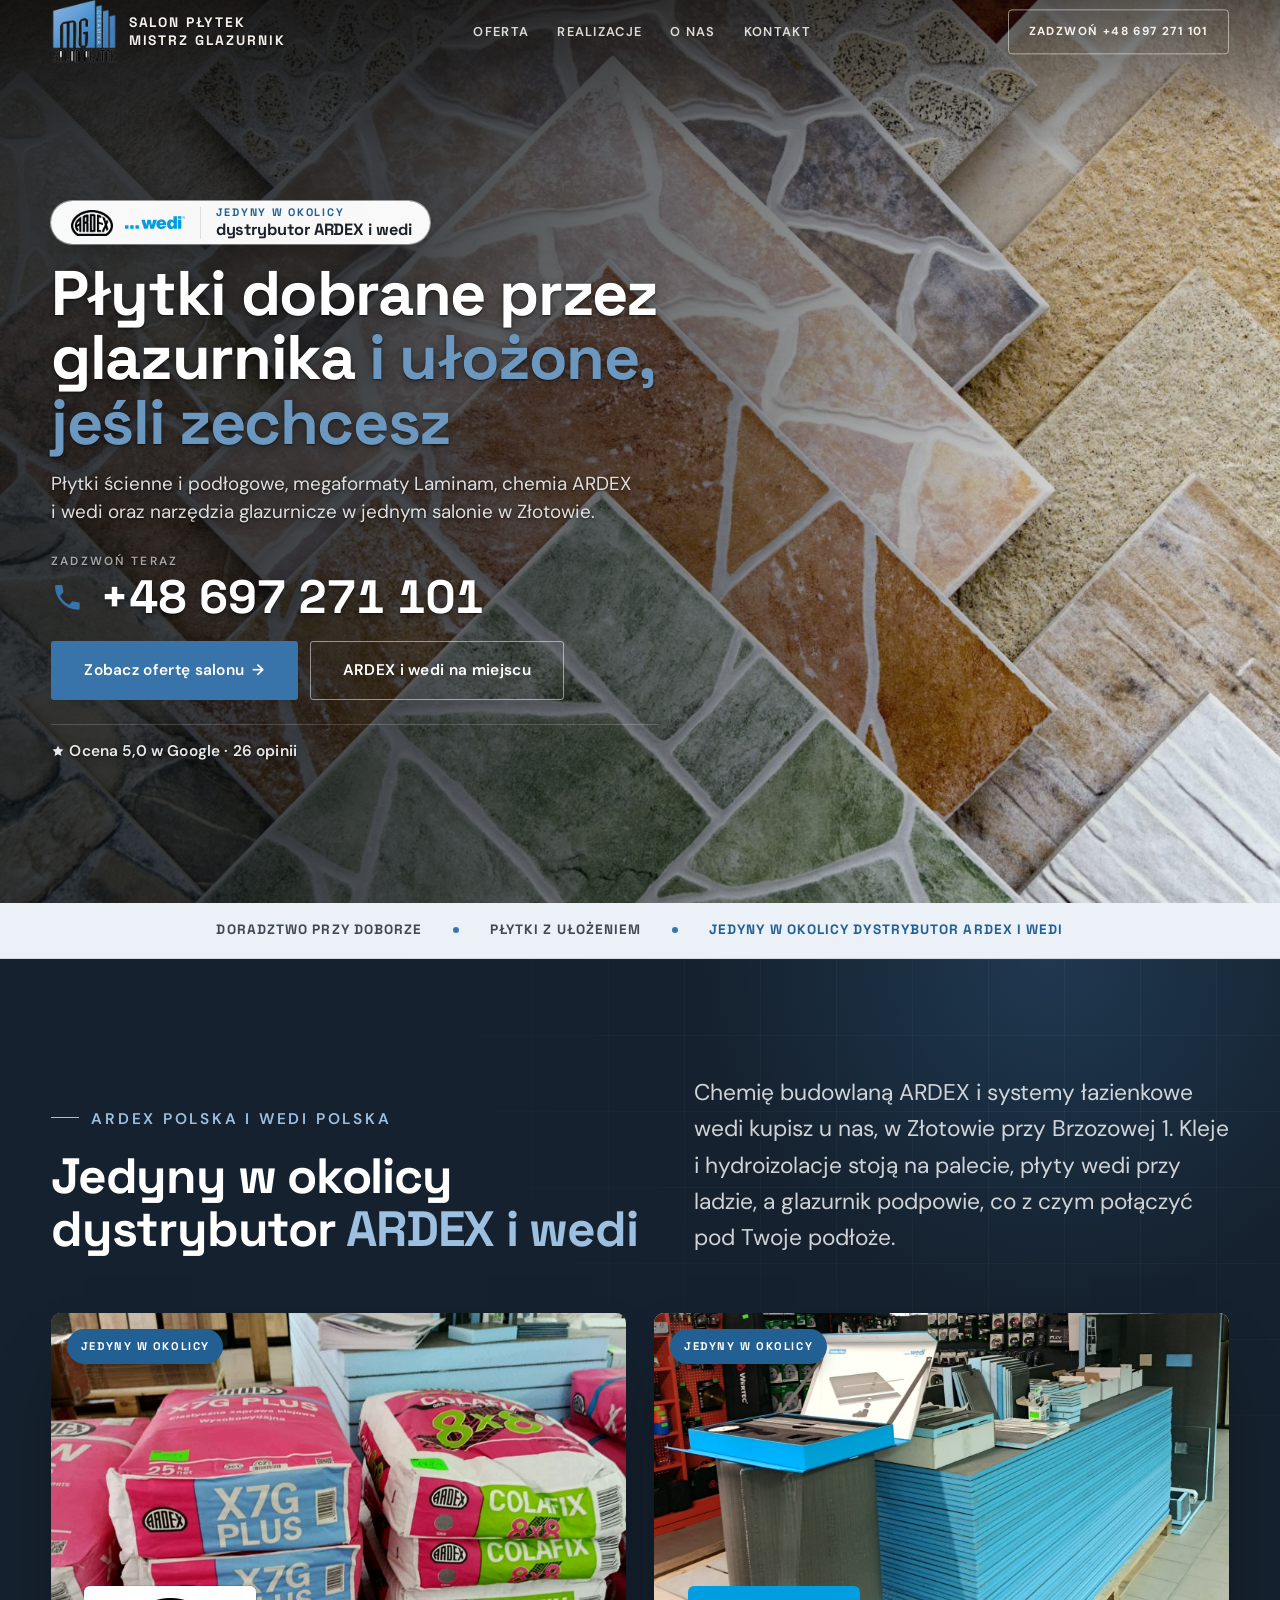
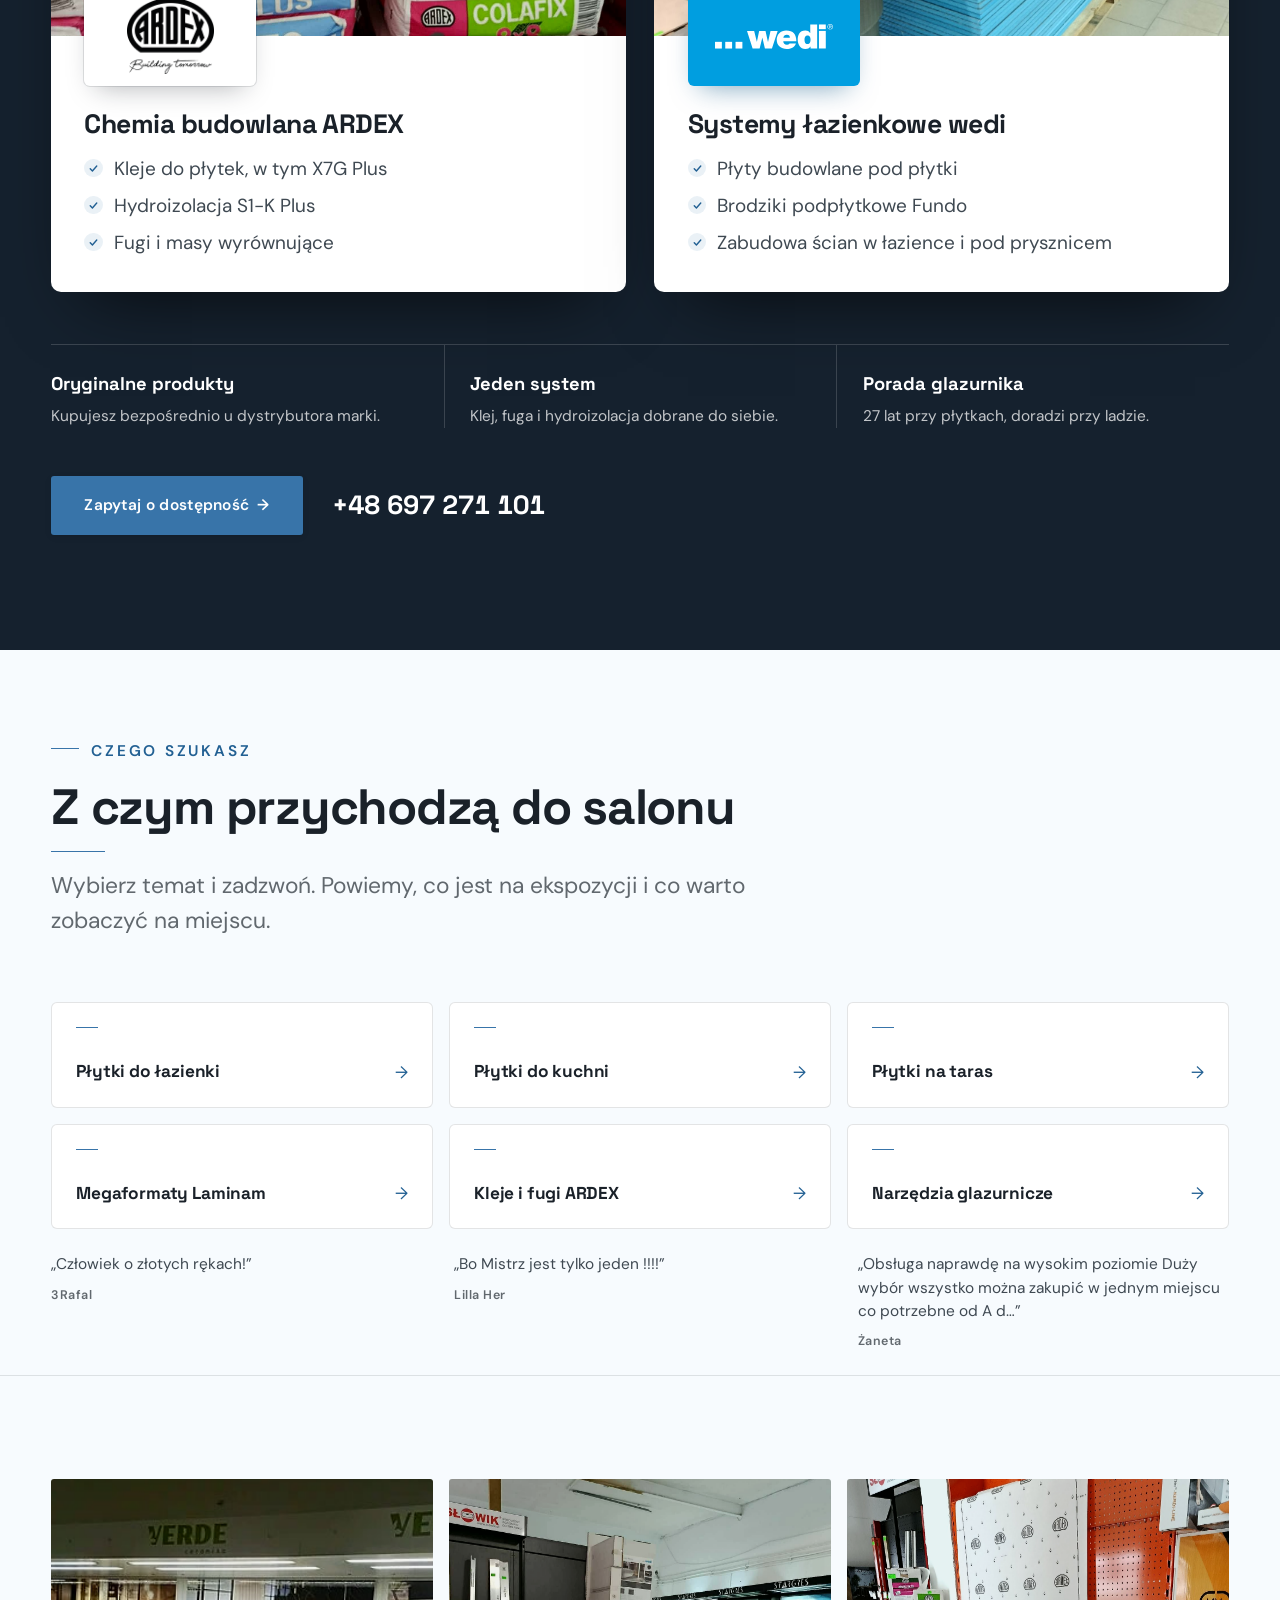
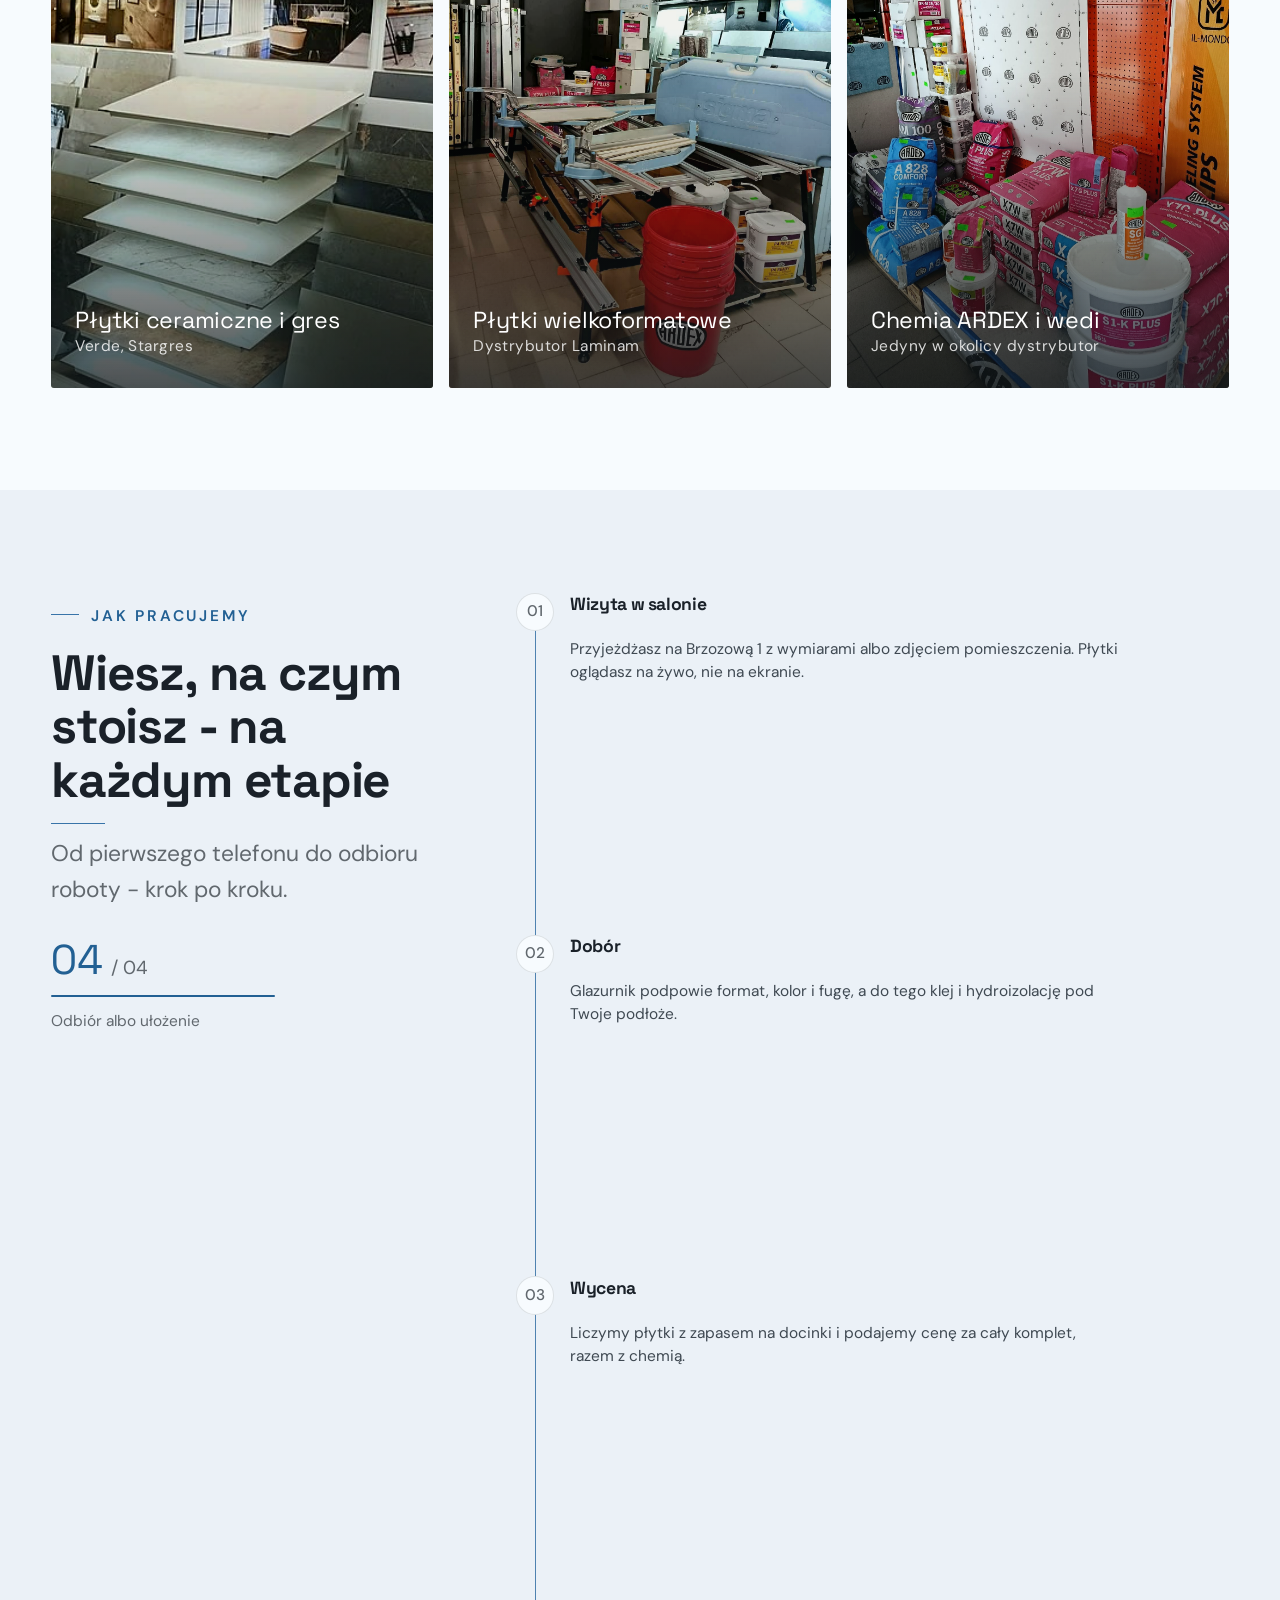
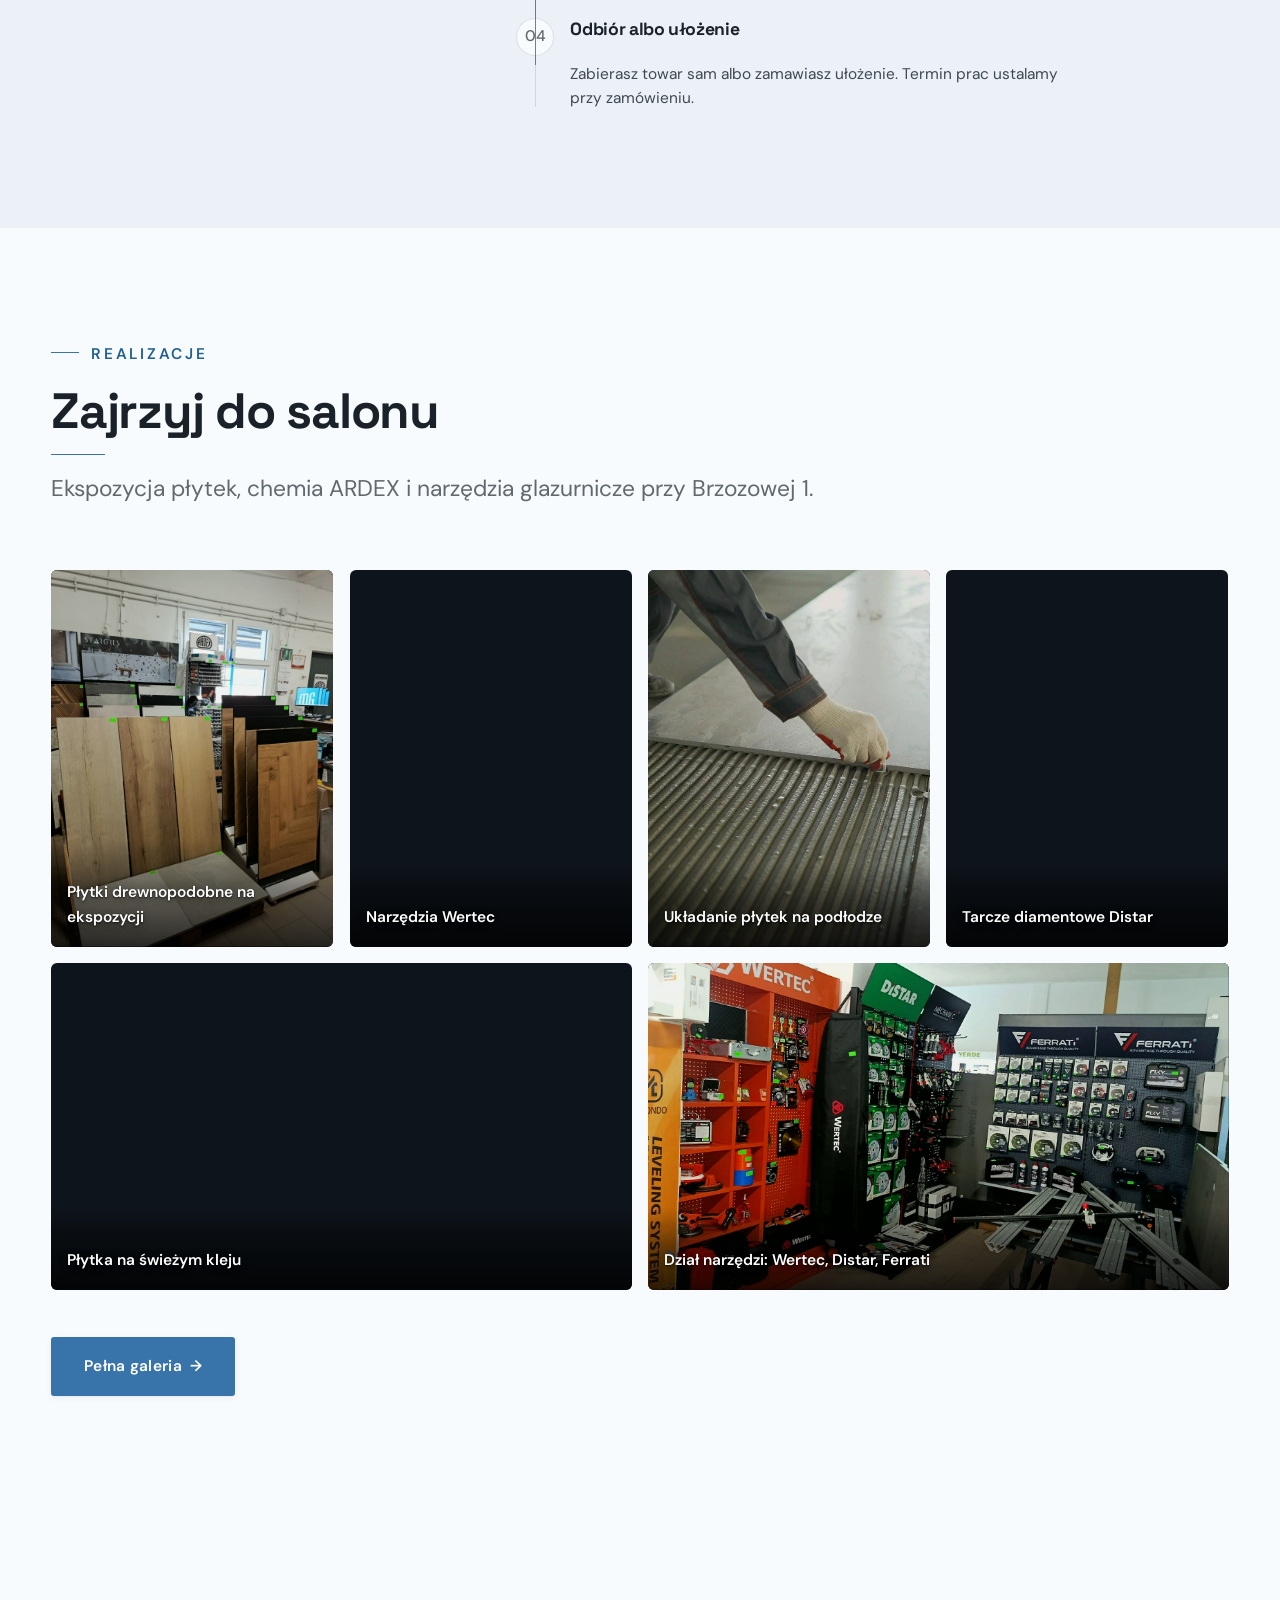
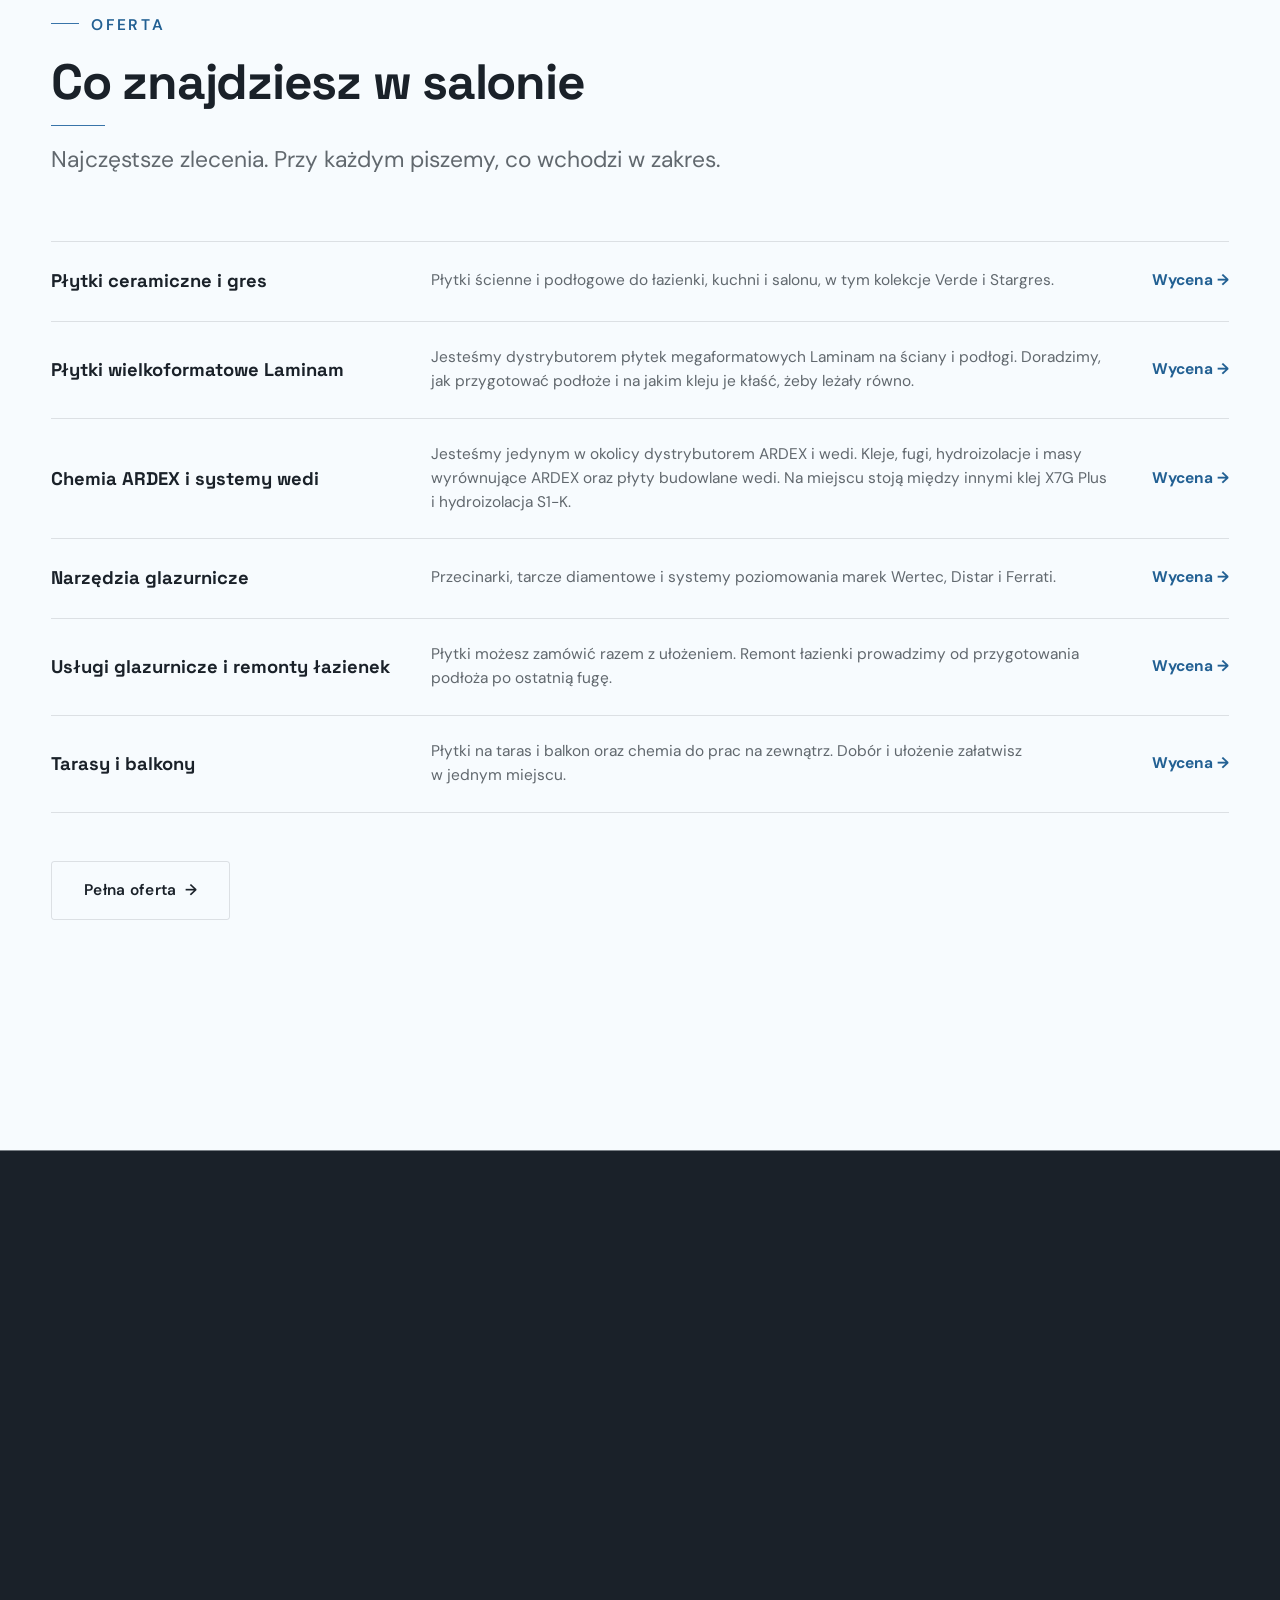
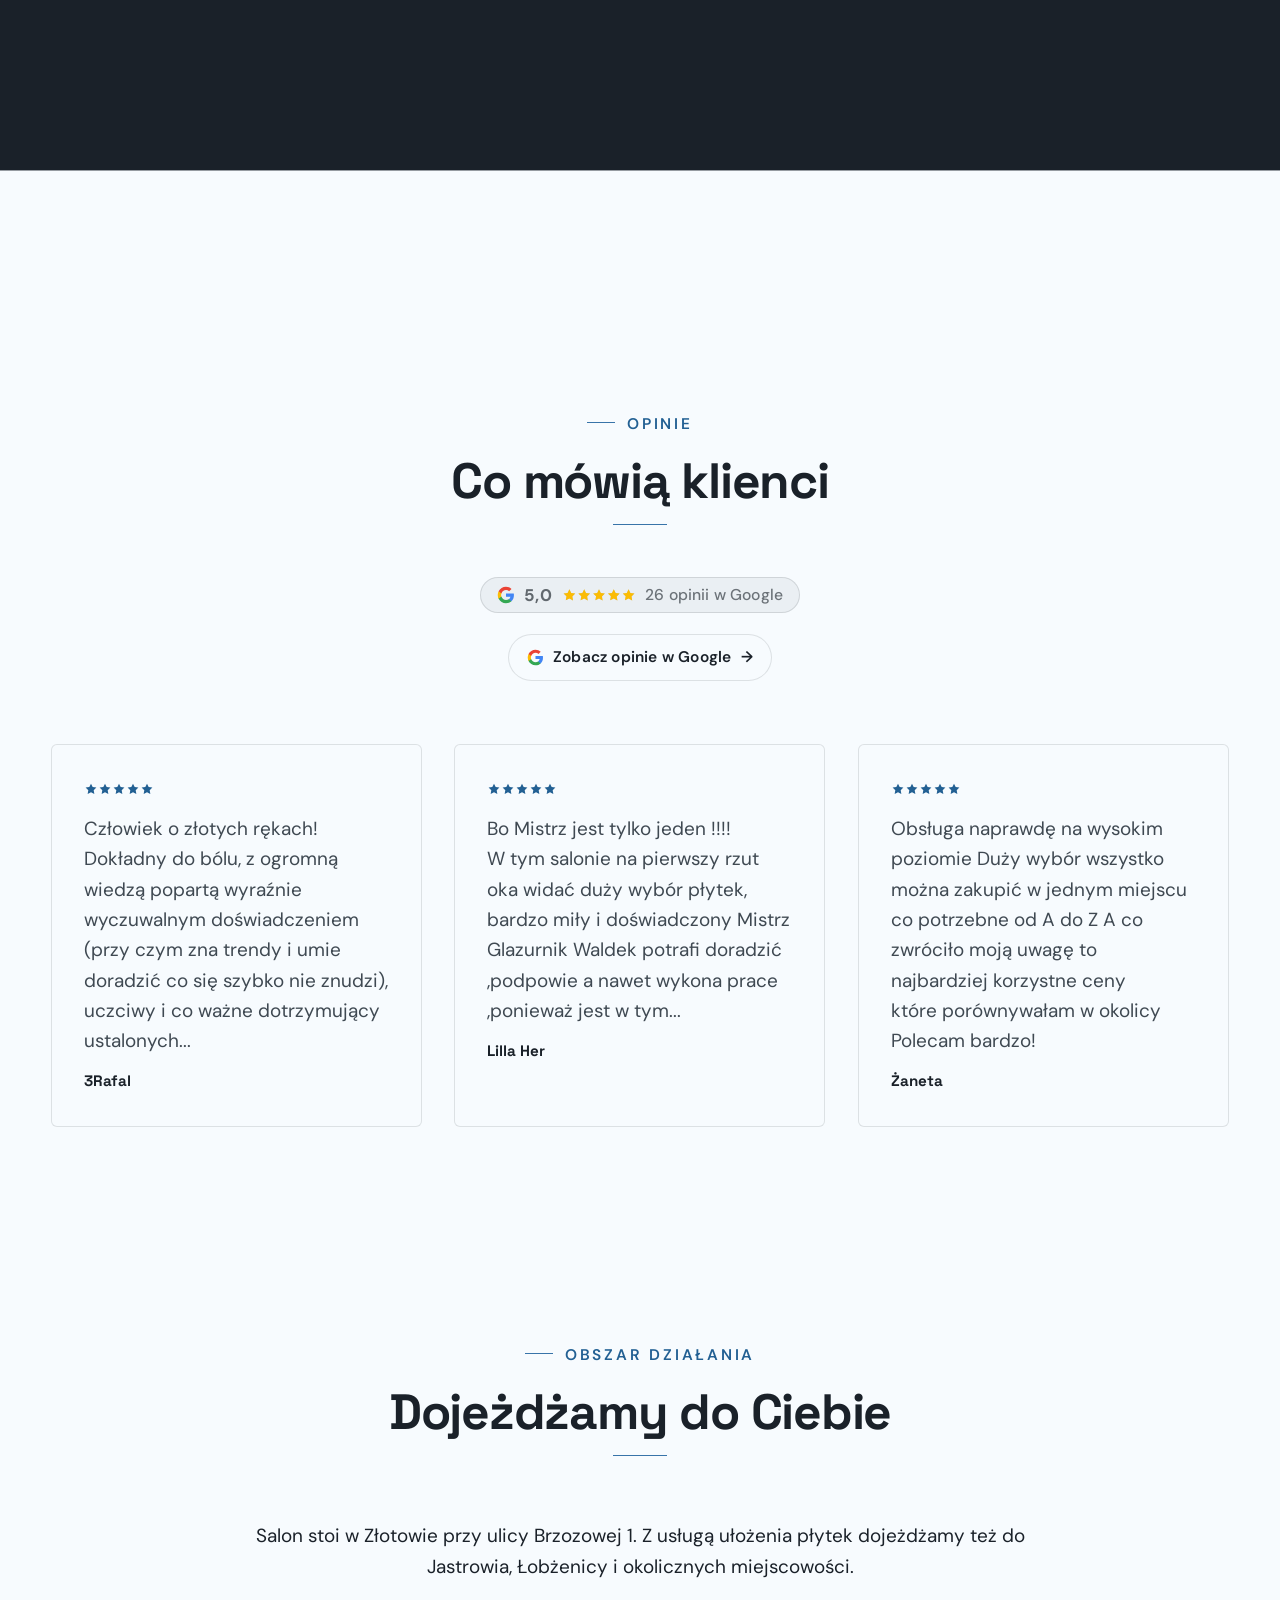
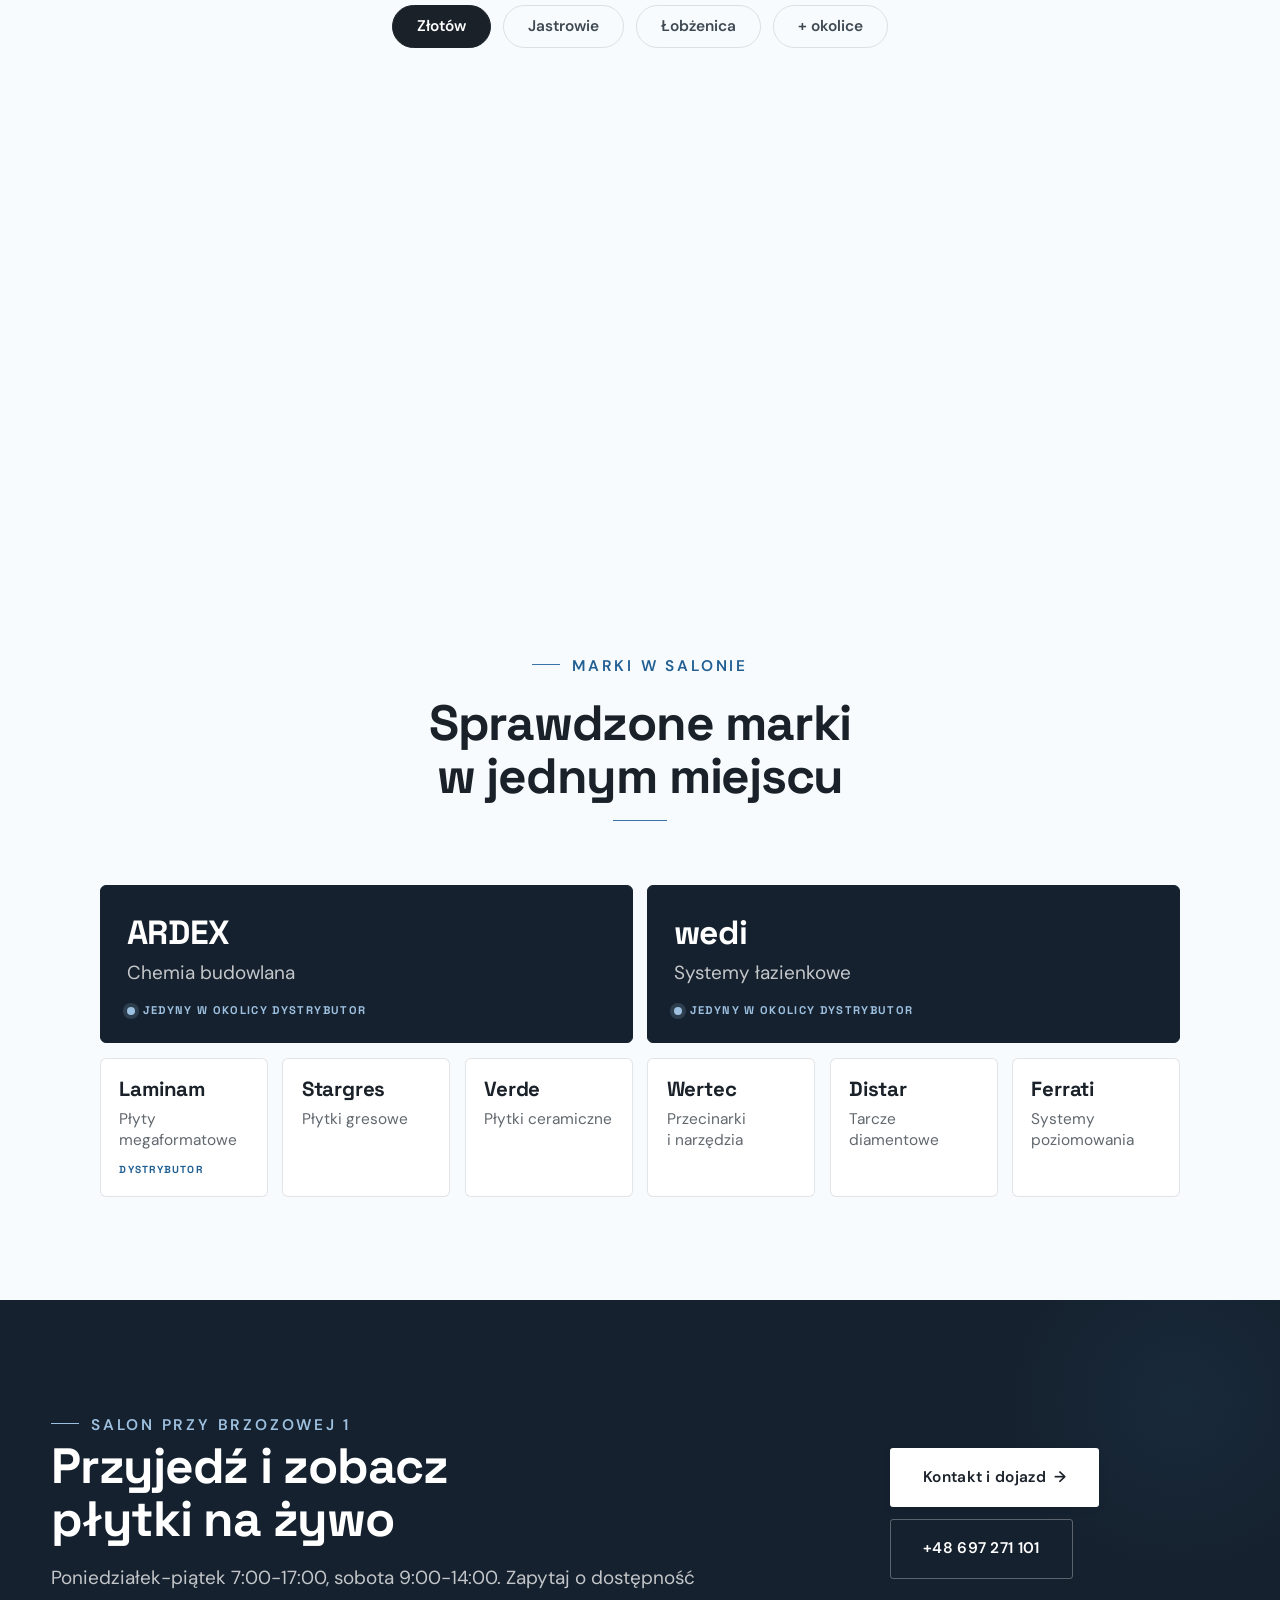
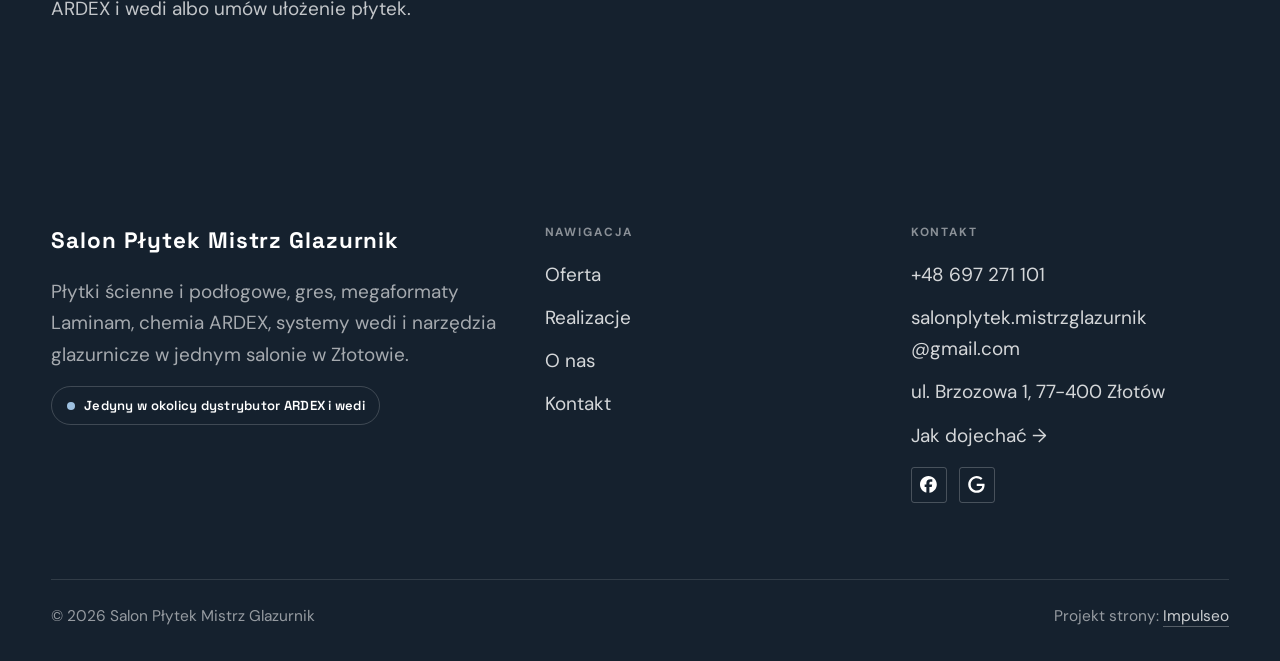
<file: index.html>
<!DOCTYPE html>
<html lang="pl">
<head>
<meta charset="UTF-8">
<meta name="viewport" content="width=device-width, initial-scale=1.0">
<title>Salon Płytek Mistrz Glazurnik - salon płytek i usługi glazurnicze · Złotów</title>
<meta name="description" content="Salon Płytek Mistrz Glazurnik - salon płytek ceramicznych w Złotowie, ul. Brzozowa 1. Płytki ścienne i podłogowe, gres, megaformaty Laminam, chemia ARDEX i systemy wedi (jedyny dystrybutor w okolicy) oraz narzędzia glazurnicze. Doradztwo glazurnika z 27-letnim stażem i płytki z ułożeniem na zamówienie.">
<link rel="canonical" href="https://kris20032.github.io/salon-plytek-mistrz-glazurnik/">
<meta name="robots" content="noindex, nofollow">
<meta property="og:type" content="website">
<meta property="og:locale" content="pl_PL">
<meta property="og:site_name" content="Salon Płytek Mistrz Glazurnik">
<meta property="og:title" content="Salon Płytek Mistrz Glazurnik - salon płytek i usługi glazurnicze · Złotów">
<meta property="og:description" content="Salon Płytek Mistrz Glazurnik - salon płytek ceramicznych w Złotowie, ul. Brzozowa 1. Płytki ścienne i podłogowe, gres, megaformaty Laminam, chemia ARDEX i systemy wedi (jedyny dystrybutor w okolicy) oraz narzędzia glazurnicze. Doradztwo glazurnika z 27-letnim stażem i płytki z ułożeniem na zamówienie.">
<meta property="og:url" content="https://kris20032.github.io/salon-plytek-mistrz-glazurnik/">
<meta property="og:image" content="https://kris20032.github.io/salon-plytek-mistrz-glazurnik/img/og.jpg">
<meta property="og:image:width" content="1200">
<meta property="og:image:height" content="630">
<meta name="twitter:card" content="summary_large_image">
<script type="application/ld+json">{"@context": "https://schema.org", "@type": "LocalBusiness", "name": "Salon Płytek Mistrz Glazurnik", "url": "https://kris20032.github.io/salon-plytek-mistrz-glazurnik/", "telephone": "+48697271101", "image": "https://kris20032.github.io/salon-plytek-mistrz-glazurnik/img/og.jpg", "areaServed": "Złotów", "sameAs": ["https://www.facebook.com/p/Salon-P%C5%82ytek-Mistrz-Glazurnik-61577037667647/", "https://maps.google.com/?cid=15818855128061786419&g_mp=Cidnb29nbGUubWFwcy5wbGFjZXMudjEuUGxhY2VzLlNlYXJjaFRleHQQAhgEIAA"]}</script>
<link rel="preconnect" href="https://fonts.googleapis.com">
<link rel="preconnect" href="https://fonts.gstatic.com" crossorigin>
<link href="https://fonts.googleapis.com/css2?family=Space+Grotesk:wght@500;600;700&family=DM+Sans:opsz,wght@9..40,400;9..40,500;9..40,600&display=swap" rel="stylesheet">
<link rel="stylesheet" href="assets/styles.css?v=c26ea27c">
</head>
<body>

<header class="nav">
  <div class="wrap nav-inner">
    <a class="brand brand-has-logo" href="index.html"><img class="brand-logo" src="img/logo.png" alt="" width="638" height="624" decoding="async"><span class="brand-txt"><span class="bt-1">Salon Płytek</span><span class="bt-2">Mistrz Glazurnik</span></span></a>
    <nav class="nav-links">
      <a href="oferta.html">Oferta</a>
      <a href="realizacje.html">Realizacje</a>
      <a href="o-nas.html">O nas</a>
      <a href="kontakt.html">Kontakt</a>
      <a href="tel:+48697271101" class="btn btn-accent">Zadzwoń +48 697 271 101</a>
    </nav>
    <button class="nav-toggle" aria-label="Menu"><span></span><span></span><span></span></button>
  </div>
</header>

<main>
<section class="hero-fach">
  <img class="hf-photo" src="img/hero.jpg" fetchpriority="high" alt="Salon Płytek Mistrz Glazurnik" width="1562" height="1022">
  <div class="hf-panel">
    <div class="hf-inner">
      <a class="hf-dist" href="#dystrybutor"><span class="hfd-logos"><img src="img/marka-ardex.png" alt="ARDEX" width="440" height="273" decoding="async"><img src="img/marka-wedi.svg" alt="wedi" width="190" height="41" decoding="async"></span><span class="hfd-txt"><span class="hfd-lab">Jedyny w okolicy</span><span class="hfd-main">dystrybutor ARDEX i wedi</span></span></a>
      <h1 class="hf-title">Płytki dobrane przez glazurnika <em>i ułożone, jeśli zechcesz</em></h1>
      <p class="hf-lead">Płytki ścienne i podłogowe, megaformaty Laminam, chemia ARDEX i wedi oraz narzędzia glazurnicze w jednym salonie w Złotowie.</p>
      <a class="hf-phone" href="tel:+48697271101"><span class="hf-phone-lab">Zadzwoń teraz</span><span class="hf-phone-num"><svg class="ico-tel" width="16" height="16" viewBox="0 0 24 24" fill="none" aria-hidden="true"><path d="M6.6 10.8a15.5 15.5 0 0 0 6.6 6.6l2.2-2.2a1 1 0 0 1 1-.24 11.4 11.4 0 0 0 3.6.58 1 1 0 0 1 1 1V20a1 1 0 0 1-1 1A17 17 0 0 1 3 4a1 1 0 0 1 1-1h3.5a1 1 0 0 1 1 1c0 1.25.2 2.46.58 3.6a1 1 0 0 1-.25 1l-2.23 2.2Z" fill="currentColor"/></svg> +48 697 271 101</span></a>
      <div class="hf-actions">
        <a href="oferta.html" class="btn btn-accent">Zobacz ofertę salonu <span class="arr">→</span></a>
        <a href="#dystrybutor" class="btn btn-ghost hf-ghost">ARDEX i wedi na miejscu</a>
      </div>
      <div class="hf-trust"><svg class="ico-star" width="14" height="14" viewBox="0 0 24 24" style="vertical-align:-2px" aria-hidden="true"><path d="M12 2.8l2.85 5.8 6.4.93-4.63 4.5 1.1 6.37L12 17.4l-5.72 3 1.1-6.37-4.63-4.5 6.4-.93L12 2.8Z" fill="currentColor"/></svg> Ocena 5,0 w Google · 26 opinii</div>
    </div>
  </div>
</section>
<section class="fach-promise">
  <div class="wrap">
    <ul class="fp-row reveal"><li>Doradztwo przy doborze</li><li>Płytki z ułożeniem</li><li class="fp-hot">Jedyny w okolicy dystrybutor ARDEX i wedi</li></ul>
  </div>
</section>
<section class="dystrybutor" id="dystrybutor">
  <div class="wrap">
    <div class="dys-head reveal">
      <div class="dys-head-l">
      <span class="eyebrow">ARDEX Polska i wedi Polska</span>
      <h2>Jedyny w okolicy dystrybutor <em>ARDEX i wedi</em></h2>
      </div>
      <p>Chemię budowlaną ARDEX i systemy łazienkowe wedi kupisz u nas, w Złotowie przy Brzozowej 1. Kleje i hydroizolacje stoją na palecie, płyty wedi przy ladzie, a glazurnik podpowie, co z czym połączyć pod Twoje podłoże.</p>
    </div>
    <div class="dys-grid">
      <article class="dys-card reveal">
        <div class="dys-photo"><img src="img/g5.jpg" alt="Kleje ARDEX X7G Plus na palecie w salonie" width="1500" height="2000" decoding="async"><span class="dys-flag">Jedyny w okolicy</span></div>
        <div class="dys-body">
          <div class="odz dys-logo"><img src="img/marka-ardex-pelne.png" alt="ARDEX" width="360" height="312" decoding="async"></div>
          <h3>Chemia budowlana ARDEX</h3>
          <ul class="dys-list"><li>Kleje do płytek, w tym X7G Plus</li><li>Hydroizolacja S1-K Plus</li><li>Fugi i masy wyrównujące</li></ul>
        </div>
      </article>
      <article class="dys-card reveal">
        <div class="dys-photo"><img src="img/g12.jpg" alt="Płyty budowlane wedi przy ladzie w salonie" width="1538" height="978" decoding="async"><span class="dys-flag">Jedyny w okolicy</span></div>
        <div class="dys-body">
          <div class="odz dys-logo dys-logo-wedi"><img src="img/marka-wedi-biale.svg" alt="wedi" width="190" height="41" decoding="async"></div>
          <h3>Systemy łazienkowe wedi</h3>
          <ul class="dys-list"><li>Płyty budowlane pod płytki</li><li>Brodziki podpłytkowe Fundo</li><li>Zabudowa ścian w łazience i pod prysznicem</li></ul>
        </div>
      </article>
    </div>
    <ul class="dys-pros reveal">
      <li><b>Oryginalne produkty</b><span>Kupujesz bezpośrednio u dystrybutora marki.</span></li>
      <li><b>Jeden system</b><span>Klej, fuga i hydroizolacja dobrane do siebie.</span></li>
      <li><b>Porada glazurnika</b><span>27 lat przy płytkach, doradzi przy ladzie.</span></li>
    </ul>
    <div class="dys-cta reveal"><a class="btn btn-accent" href="tel:+48697271101">Zapytaj o dostępność <span class="arr">→</span></a><a class="dys-tel" href="tel:+48697271101">+48 697 271 101</a></div>
  </div>
</section>
<section class="objawy">
  <div class="wrap">
    <div class="head reveal">
      <span class="eyebrow">Czego szukasz</span>
      <h2>Z czym przychodzą do salonu</h2>
      <p>Wybierz temat i zadzwoń. Powiemy, co jest na ekspozycji i co warto zobaczyć na miejscu.</p>
    </div>
    <div class="obj-grid">
      <a class="obj-tile reveal" href="kontakt.html"><span class="ot-row"><span class="ot-name">Płytki do łazienki</span><span class="ot-arr" aria-hidden="true">→</span></span></a>
      <a class="obj-tile reveal" href="kontakt.html"><span class="ot-row"><span class="ot-name">Płytki do kuchni</span><span class="ot-arr" aria-hidden="true">→</span></span></a>
      <a class="obj-tile reveal" href="kontakt.html"><span class="ot-row"><span class="ot-name">Płytki na taras</span><span class="ot-arr" aria-hidden="true">→</span></span></a>
      <a class="obj-tile reveal" href="kontakt.html"><span class="ot-row"><span class="ot-name">Megaformaty Laminam</span><span class="ot-arr" aria-hidden="true">→</span></span></a>
      <a class="obj-tile reveal" href="kontakt.html"><span class="ot-row"><span class="ot-name">Kleje i fugi ARDEX</span><span class="ot-arr" aria-hidden="true">→</span></span></a>
      <a class="obj-tile reveal" href="kontakt.html"><span class="ot-row"><span class="ot-name">Narzędzia glazurnicze</span><span class="ot-arr" aria-hidden="true">→</span></span></a>
    </div>
  </div>
</section>
<section class="opinie-mini" aria-label="Opinie klientów">
  <div class="wrap">
    <div class="om-row">
      <div class="om-item reveal"><blockquote>„Człowiek o złotych rękach!”</blockquote><span class="om-autor">3Rafal</span></div>
      <div class="om-item reveal"><blockquote>„Bo Mistrz jest tylko jeden !!!!”</blockquote><span class="om-autor">Lilla Her</span></div>
      <div class="om-item reveal"><blockquote>„Obsługa naprawdę na wysokim poziomie Duży wybór wszystko można zakupić w jednym miejscu co potrzebne od A d…”</blockquote><span class="om-autor">Żaneta</span></div>
    </div>
  </div>
</section>
<section class="gateways-band">
  <div class="wrap">
    <div class="gateways">
      <a href="oferta.html" class="gateway reveal"><img src="img/g1.jpg" alt="Płytki ceramiczne i gres" loading="lazy" width="960" height="500" decoding="async"><span class="g-ttl">Płytki ceramiczne i gres<small>Verde, Stargres</small></span></a>
      <a href="oferta.html" class="gateway reveal"><img src="img/g2.jpg" alt="Płytki wielkoformatowe" loading="lazy" width="1536" height="2048" decoding="async"><span class="g-ttl">Płytki wielkoformatowe<small>Dystrybutor Laminam</small></span></a>
      <a href="oferta.html" class="gateway reveal"><img src="img/g3.jpg" alt="Chemia budowlana ARDEX" loading="lazy" width="1600" height="2133" decoding="async"><span class="g-ttl">Chemia ARDEX i wedi<small>Jedyny w okolicy dystrybutor</small></span></a>
    </div>
  </div>
</section>
<section class="proces proces-os fachowcy">
  <div class="wrap proc-grid">
    <div class="proc-side">
      <div class="head reveal">
        <span class="eyebrow">Jak pracujemy</span>
        <h2>Wiesz, na czym stoisz - na każdym etapie</h2>
        <p>Od pierwszego telefonu do odbioru roboty - krok po kroku.</p>
      </div>
      <div class="proc-count" aria-hidden="true"><span class="pc-cur">01</span><span class="pc-all">/ 04</span></div>
      <div class="proc-bar" aria-hidden="true"><i></i></div>
      <p class="proc-now" aria-hidden="true">Wizyta w salonie</p>
    </div>
    <ol class="proces-line">
      <li class="reveal"><span class="pno">01</span><h3>Wizyta w salonie</h3><p>Przyjeżdżasz na Brzozową 1 z wymiarami albo zdjęciem pomieszczenia. Płytki oglądasz na żywo, nie na ekranie.</p></li>
      <li class="reveal"><span class="pno">02</span><h3>Dobór</h3><p>Glazurnik podpowie format, kolor i fugę, a do tego klej i hydroizolację pod Twoje podłoże.</p></li>
      <li class="reveal"><span class="pno">03</span><h3>Wycena</h3><p>Liczymy płytki z zapasem na docinki i podajemy cenę za cały komplet, razem z chemią.</p></li>
      <li class="reveal"><span class="pno">04</span><h3>Odbiór albo ułożenie</h3><p>Zabierasz towar sam albo zamawiasz ułożenie. Termin prac ustalamy przy zamówieniu.</p></li>
    </ol>
  </div>
</section>
<section>
  <div class="wrap">
    <div class="head reveal">
      <span class="eyebrow">Realizacje</span>
      <h2>Zajrzyj do salonu</h2>
      <p>Ekspozycja płytek, chemia ARDEX i narzędzia glazurnicze przy Brzozowej 1.</p>
    </div>
    <div class="gal-salon">
      <figure class="m-tile gs-p reveal"><img src="img/about.jpg" alt="Płytki drewnopodobne na ekspozycji" loading="lazy" width="1456" height="2010" decoding="async"><div class="cap">Płytki drewnopodobne na ekspozycji</div></figure>
      <figure class="m-tile gs-p reveal"><img src="img/g4.jpg" alt="Narzędzia Wertec" loading="lazy" width="1456" height="2010" decoding="async"><div class="cap">Narzędzia Wertec</div></figure>
      <figure class="m-tile gs-p reveal"><img src="img/g7.jpg" alt="Układanie płytek na podłodze" loading="lazy" width="768" height="1038" decoding="async"><div class="cap">Układanie płytek na podłodze</div></figure>
      <figure class="m-tile gs-p reveal"><img src="img/g6.jpg" alt="Tarcze diamentowe Distar" loading="lazy" width="1456" height="2010" decoding="async"><div class="cap">Tarcze diamentowe Distar</div></figure>
      <figure class="m-tile gs-l reveal"><img src="img/g8.jpg" alt="Płytka na świeżym kleju" loading="lazy" width="960" height="500" decoding="async"><div class="cap">Płytka na świeżym kleju</div></figure>
      <figure class="m-tile gs-l reveal"><img src="img/g13.jpg" alt="Dział narzędzi: Wertec, Distar, Ferrati" loading="lazy" width="1680" height="1209" decoding="async"><div class="cap">Dział narzędzi: Wertec, Distar, Ferrati</div></figure>
    </div>
    <div style="margin-top:var(--space-7)" class="reveal"><a href="realizacje.html" class="btn btn-accent">Pełna galeria <span class="arr">→</span></a></div>
  </div>
</section>
<section class="fach-uslugi">
  <div class="wrap">
    <div class="head reveal">
      <span class="eyebrow">Oferta</span>
      <h2>Co znajdziesz w salonie</h2>
      <p>Najczęstsze zlecenia. Przy każdym piszemy, co wchodzi w zakres.</p>
    </div>
    <ul class="fu-list">
      <li class="fu-row reveal"><div class="fu-name">Płytki ceramiczne i gres</div><div class="fu-desc">Płytki ścienne i podłogowe do łazienki, kuchni i salonu, w tym kolekcje Verde i Stargres.</div><a class="fu-cta" href="kontakt.html">Wycena <span class="arr">→</span></a></li>
      <li class="fu-row reveal"><div class="fu-name">Płytki wielkoformatowe Laminam</div><div class="fu-desc">Jesteśmy dystrybutorem płytek megaformatowych Laminam na ściany i podłogi. Doradzimy, jak przygotować podłoże i na jakim kleju je kłaść, żeby leżały równo.</div><a class="fu-cta" href="kontakt.html">Wycena <span class="arr">→</span></a></li>
      <li class="fu-row reveal"><div class="fu-name">Chemia ARDEX i systemy wedi</div><div class="fu-desc">Jesteśmy jedynym w okolicy dystrybutorem ARDEX i wedi. Kleje, fugi, hydroizolacje i masy wyrównujące ARDEX oraz płyty budowlane wedi. Na miejscu stoją między innymi klej X7G Plus i hydroizolacja S1-K.</div><a class="fu-cta" href="kontakt.html">Wycena <span class="arr">→</span></a></li>
      <li class="fu-row reveal"><div class="fu-name">Narzędzia glazurnicze</div><div class="fu-desc">Przecinarki, tarcze diamentowe i systemy poziomowania marek Wertec, Distar i Ferrati.</div><a class="fu-cta" href="kontakt.html">Wycena <span class="arr">→</span></a></li>
      <li class="fu-row reveal"><div class="fu-name">Usługi glazurnicze i remonty łazienek</div><div class="fu-desc">Płytki możesz zamówić razem z ułożeniem. Remont łazienki prowadzimy od przygotowania podłoża po ostatnią fugę.</div><a class="fu-cta" href="kontakt.html">Wycena <span class="arr">→</span></a></li>
      <li class="fu-row reveal"><div class="fu-name">Tarasy i balkony</div><div class="fu-desc">Płytki na taras i balkon oraz chemia do prac na zewnątrz. Dobór i ułożenie załatwisz w jednym miejscu.</div><a class="fu-cta" href="kontakt.html">Wycena <span class="arr">→</span></a></li>
    </ul>
    <div style="margin-top:var(--space-7)" class="reveal"><a href="oferta.html" class="btn btn-ghost">Pełna oferta <span class="arr">→</span></a></div>
  </div>
</section>
<section class="stopklatka" aria-hidden="true">
  <div class="stk-bg" style="background-image:url(img/g9.jpg)"></div>
</section>
<section class="opinie">
  <div class="wrap">
    <div class="head center reveal">
      <span class="eyebrow">Opinie</span>
      <h2>Co mówią klienci</h2>
    </div>
    <p class="op-meta reveal"><span class="g-badge"><svg class="gb-ico" viewBox="0 0 24 24" width="18" height="18" aria-hidden="true"><path fill="#4285F4" d="M22.56 12.25c0-.78-.07-1.53-.2-2.25H12v4.26h5.92c-.26 1.37-1.04 2.53-2.21 3.31v2.77h3.57c2.08-1.92 3.28-4.74 3.28-8.09z"/><path fill="#34A853" d="M12 23c2.97 0 5.46-.98 7.28-2.66l-3.57-2.77c-.98.66-2.23 1.06-3.71 1.06-2.86 0-5.29-1.93-6.16-4.53H2.18v2.84C3.99 20.53 7.7 23 12 23z"/><path fill="#FBBC05" d="M5.84 14.09c-.22-.66-.35-1.36-.35-2.09s.13-1.43.35-2.09V7.07H2.18C1.43 8.55 1 10.22 1 12s.43 3.45 1.18 4.93l2.85-2.22.81-.62z"/><path fill="#EA4335" d="M12 5.38c1.62 0 3.06.56 4.21 1.64l3.15-3.15C17.45 2.09 14.97 1 12 1 7.7 1 3.99 3.47 2.18 7.07l3.66 2.84c.87-2.6 3.3-4.53 6.16-4.53z"/></svg><b class="gb-ocena">5,0</b><svg class="gb-stars" viewBox="0 0 90 18" width="74" height="14.8" aria-hidden="true"><g fill="currentColor" opacity=".26"><path transform="translate(0,0)" d="M9 1.6l2.2 4.46 4.92.72-3.56 3.47.84 4.9L9 12.74l-4.4 2.31.84-4.9L1.88 6.68l4.92-.72L9 1.6Z"/><path transform="translate(18,0)" d="M9 1.6l2.2 4.46 4.92.72-3.56 3.47.84 4.9L9 12.74l-4.4 2.31.84-4.9L1.88 6.68l4.92-.72L9 1.6Z"/><path transform="translate(36,0)" d="M9 1.6l2.2 4.46 4.92.72-3.56 3.47.84 4.9L9 12.74l-4.4 2.31.84-4.9L1.88 6.68l4.92-.72L9 1.6Z"/><path transform="translate(54,0)" d="M9 1.6l2.2 4.46 4.92.72-3.56 3.47.84 4.9L9 12.74l-4.4 2.31.84-4.9L1.88 6.68l4.92-.72L9 1.6Z"/><path transform="translate(72,0)" d="M9 1.6l2.2 4.46 4.92.72-3.56 3.47.84 4.9L9 12.74l-4.4 2.31.84-4.9L1.88 6.68l4.92-.72L9 1.6Z"/></g><clipPath id="gs1000"><rect x="0" y="0" width="90.0" height="18"/></clipPath><g fill="#FBBC04" clip-path="url(#gs1000)"><path transform="translate(0,0)" d="M9 1.6l2.2 4.46 4.92.72-3.56 3.47.84 4.9L9 12.74l-4.4 2.31.84-4.9L1.88 6.68l4.92-.72L9 1.6Z"/><path transform="translate(18,0)" d="M9 1.6l2.2 4.46 4.92.72-3.56 3.47.84 4.9L9 12.74l-4.4 2.31.84-4.9L1.88 6.68l4.92-.72L9 1.6Z"/><path transform="translate(36,0)" d="M9 1.6l2.2 4.46 4.92.72-3.56 3.47.84 4.9L9 12.74l-4.4 2.31.84-4.9L1.88 6.68l4.92-.72L9 1.6Z"/><path transform="translate(54,0)" d="M9 1.6l2.2 4.46 4.92.72-3.56 3.47.84 4.9L9 12.74l-4.4 2.31.84-4.9L1.88 6.68l4.92-.72L9 1.6Z"/><path transform="translate(72,0)" d="M9 1.6l2.2 4.46 4.92.72-3.56 3.47.84 4.9L9 12.74l-4.4 2.31.84-4.9L1.88 6.68l4.92-.72L9 1.6Z"/></g></svg><span class="gb-txt">26 opinii w Google</span></span></p>
    <p class="op-meta reveal"><a class="op-google" href="https://maps.google.com/?cid=15818855128061786419&amp;g_mp=Cidnb29nbGUubWFwcy5wbGFjZXMudjEuUGxhY2VzLlNlYXJjaFRleHQQAhgEIAA" target="_blank" rel="noopener"><svg class="op-g-ico" viewBox="0 0 24 24" width="17" height="17" aria-hidden="true"><path fill="#4285F4" d="M22.56 12.25c0-.78-.07-1.53-.2-2.25H12v4.26h5.92c-.26 1.37-1.04 2.53-2.21 3.31v2.77h3.57c2.08-1.92 3.28-4.74 3.28-8.09z"/><path fill="#34A853" d="M12 23c2.97 0 5.46-.98 7.28-2.66l-3.57-2.77c-.98.66-2.23 1.06-3.71 1.06-2.86 0-5.29-1.93-6.16-4.53H2.18v2.84C3.99 20.53 7.7 23 12 23z"/><path fill="#FBBC05" d="M5.84 14.09c-.22-.66-.35-1.36-.35-2.09s.13-1.43.35-2.09V7.07H2.18C1.43 8.55 1 10.22 1 12s.43 3.45 1.18 4.93l2.85-2.22.81-.62z"/><path fill="#EA4335" d="M12 5.38c1.62 0 3.06.56 4.21 1.64l3.15-3.15C17.45 2.09 14.97 1 12 1 7.7 1 3.99 3.47 2.18 7.07l3.66 2.84c.87-2.6 3.3-4.53 6.16-4.53z"/></svg><span>Zobacz opinie w Google</span><span class="arr">→</span></a></p>
    <div class="opinie-grid">
      <figure class="op-card reveal"><span class="op-star"><svg class="ico-star" width="14" height="14" viewBox="0 0 24 24" style="vertical-align:-2px" aria-hidden="true"><path d="M12 2.8l2.85 5.8 6.4.93-4.63 4.5 1.1 6.37L12 17.4l-5.72 3 1.1-6.37-4.63-4.5 6.4-.93L12 2.8Z" fill="currentColor"/></svg><svg class="ico-star" width="14" height="14" viewBox="0 0 24 24" style="vertical-align:-2px" aria-hidden="true"><path d="M12 2.8l2.85 5.8 6.4.93-4.63 4.5 1.1 6.37L12 17.4l-5.72 3 1.1-6.37-4.63-4.5 6.4-.93L12 2.8Z" fill="currentColor"/></svg><svg class="ico-star" width="14" height="14" viewBox="0 0 24 24" style="vertical-align:-2px" aria-hidden="true"><path d="M12 2.8l2.85 5.8 6.4.93-4.63 4.5 1.1 6.37L12 17.4l-5.72 3 1.1-6.37-4.63-4.5 6.4-.93L12 2.8Z" fill="currentColor"/></svg><svg class="ico-star" width="14" height="14" viewBox="0 0 24 24" style="vertical-align:-2px" aria-hidden="true"><path d="M12 2.8l2.85 5.8 6.4.93-4.63 4.5 1.1 6.37L12 17.4l-5.72 3 1.1-6.37-4.63-4.5 6.4-.93L12 2.8Z" fill="currentColor"/></svg><svg class="ico-star" width="14" height="14" viewBox="0 0 24 24" style="vertical-align:-2px" aria-hidden="true"><path d="M12 2.8l2.85 5.8 6.4.93-4.63 4.5 1.1 6.37L12 17.4l-5.72 3 1.1-6.37-4.63-4.5 6.4-.93L12 2.8Z" fill="currentColor"/></svg></span><blockquote>Człowiek o złotych rękach! Dokładny do bólu, z ogromną wiedzą popartą wyraźnie wyczuwalnym doświadczeniem (przy czym zna trendy i umie doradzić co się szybko nie znudzi), uczciwy i co ważne dotrzymujący ustalonych...</blockquote><span class="op-autor">3Rafal</span></figure>
      <figure class="op-card reveal"><span class="op-star"><svg class="ico-star" width="14" height="14" viewBox="0 0 24 24" style="vertical-align:-2px" aria-hidden="true"><path d="M12 2.8l2.85 5.8 6.4.93-4.63 4.5 1.1 6.37L12 17.4l-5.72 3 1.1-6.37-4.63-4.5 6.4-.93L12 2.8Z" fill="currentColor"/></svg><svg class="ico-star" width="14" height="14" viewBox="0 0 24 24" style="vertical-align:-2px" aria-hidden="true"><path d="M12 2.8l2.85 5.8 6.4.93-4.63 4.5 1.1 6.37L12 17.4l-5.72 3 1.1-6.37-4.63-4.5 6.4-.93L12 2.8Z" fill="currentColor"/></svg><svg class="ico-star" width="14" height="14" viewBox="0 0 24 24" style="vertical-align:-2px" aria-hidden="true"><path d="M12 2.8l2.85 5.8 6.4.93-4.63 4.5 1.1 6.37L12 17.4l-5.72 3 1.1-6.37-4.63-4.5 6.4-.93L12 2.8Z" fill="currentColor"/></svg><svg class="ico-star" width="14" height="14" viewBox="0 0 24 24" style="vertical-align:-2px" aria-hidden="true"><path d="M12 2.8l2.85 5.8 6.4.93-4.63 4.5 1.1 6.37L12 17.4l-5.72 3 1.1-6.37-4.63-4.5 6.4-.93L12 2.8Z" fill="currentColor"/></svg><svg class="ico-star" width="14" height="14" viewBox="0 0 24 24" style="vertical-align:-2px" aria-hidden="true"><path d="M12 2.8l2.85 5.8 6.4.93-4.63 4.5 1.1 6.37L12 17.4l-5.72 3 1.1-6.37-4.63-4.5 6.4-.93L12 2.8Z" fill="currentColor"/></svg></span><blockquote>Bo Mistrz jest tylko jeden !!!! W tym salonie na pierwszy rzut oka widać duży wybór płytek, bardzo miły i doświadczony Mistrz Glazurnik Waldek potrafi doradzić ,podpowie a nawet wykona prace ,ponieważ jest w tym...</blockquote><span class="op-autor">Lilla Her</span></figure>
      <figure class="op-card reveal"><span class="op-star"><svg class="ico-star" width="14" height="14" viewBox="0 0 24 24" style="vertical-align:-2px" aria-hidden="true"><path d="M12 2.8l2.85 5.8 6.4.93-4.63 4.5 1.1 6.37L12 17.4l-5.72 3 1.1-6.37-4.63-4.5 6.4-.93L12 2.8Z" fill="currentColor"/></svg><svg class="ico-star" width="14" height="14" viewBox="0 0 24 24" style="vertical-align:-2px" aria-hidden="true"><path d="M12 2.8l2.85 5.8 6.4.93-4.63 4.5 1.1 6.37L12 17.4l-5.72 3 1.1-6.37-4.63-4.5 6.4-.93L12 2.8Z" fill="currentColor"/></svg><svg class="ico-star" width="14" height="14" viewBox="0 0 24 24" style="vertical-align:-2px" aria-hidden="true"><path d="M12 2.8l2.85 5.8 6.4.93-4.63 4.5 1.1 6.37L12 17.4l-5.72 3 1.1-6.37-4.63-4.5 6.4-.93L12 2.8Z" fill="currentColor"/></svg><svg class="ico-star" width="14" height="14" viewBox="0 0 24 24" style="vertical-align:-2px" aria-hidden="true"><path d="M12 2.8l2.85 5.8 6.4.93-4.63 4.5 1.1 6.37L12 17.4l-5.72 3 1.1-6.37-4.63-4.5 6.4-.93L12 2.8Z" fill="currentColor"/></svg><svg class="ico-star" width="14" height="14" viewBox="0 0 24 24" style="vertical-align:-2px" aria-hidden="true"><path d="M12 2.8l2.85 5.8 6.4.93-4.63 4.5 1.1 6.37L12 17.4l-5.72 3 1.1-6.37-4.63-4.5 6.4-.93L12 2.8Z" fill="currentColor"/></svg></span><blockquote>Obsługa naprawdę na wysokim poziomie Duży wybór wszystko można zakupić w jednym miejscu co potrzebne od A do Z A co zwróciło moją uwagę to najbardziej korzystne ceny które porównywałam w okolicy Polecam bardzo!</blockquote><span class="op-autor">Żaneta</span></figure>
    </div>
  </div>
</section>
<section class="obszar">
  <div class="wrap">
    <div class="head center reveal">
      <span class="eyebrow">Obszar działania</span>
      <h2>Dojeżdżamy do Ciebie</h2>
    </div>
    <p class="obszar-txt reveal" style="text-align:center;max-width:60ch;margin:0 auto 1.4rem">Salon stoi w Złotowie przy ulicy Brzozowej 1. Z usługą ułożenia płytek dojeżdżamy też do Jastrowia, Łobżenicy i okolicznych miejscowości.</p>
    <ul class="obszar-list reveal"><li class="is-home">Złotów</li><li>Jastrowie</li><li>Łobżenica</li><li>+ okolice</li></ul>
    <div class="obszar-mapa reveal" style="margin-top:var(--space-7)">
      <iframe title="Obszar działania - Złotów i okolice" src="https://maps.google.com/maps?q=53.3519284%2C17.0483766&amp;z=11&amp;output=embed" loading="lazy" referrerpolicy="no-referrer-when-downgrade" style="width:100%;height:clamp(280px,38vh,420px);border:0;display:block;border-radius:var(--r-md)"></iframe>
    </div>
  </div>
</section>
<section class="auto-marki">
  <div class="wrap">
    <div class="head center reveal">
      <span class="eyebrow">Marki w salonie</span>
      <h2>Sprawdzone marki w jednym miejscu</h2>
    </div>
    <ul class="marki-list marki-grid reveal"><li class="mk-top"><b>ARDEX</b><span>Chemia budowlana</span><i>Jedyny w okolicy dystrybutor</i></li><li class="mk-top"><b>wedi</b><span>Systemy łazienkowe</span><i>Jedyny w okolicy dystrybutor</i></li><li class="mk-dist"><b>Laminam</b><span>Płyty megaformatowe</span><i>Dystrybutor</i></li><li><b>Stargres</b><span>Płytki gresowe</span></li><li><b>Verde</b><span>Płytki ceramiczne</span></li><li><b>Wertec</b><span>Przecinarki i narzędzia</span></li><li><b>Distar</b><span>Tarcze diamentowe</span></li><li><b>Ferrati</b><span>Systemy poziomowania</span></li></ul>
  </div>
</section>
<section class="cta">
  <div class="wrap">
    <div class="reveal">
      <span class="eyebrow">Salon przy Brzozowej 1</span>
      <h2>Przyjedź i zobacz płytki na żywo</h2>
      <p>Poniedziałek-piątek 7:00-17:00, sobota 9:00-14:00. Zapytaj o dostępność ARDEX i wedi albo umów ułożenie płytek.</p>
    </div>
    <div class="cta-actions reveal">
      <a href="kontakt.html" class="btn btn-light">Kontakt i dojazd <span class="arr">→</span></a>
      <a href="tel:+48697271101" class="btn btn-ghost btn-ghost-cta">+48 697 271 101</a>
    </div>
  </div>
</section>
</main>

<footer>
  <div class="wrap">
    <div class="foot-grid">
      <div class="foot-brand">
        <div class="name">Salon Płytek Mistrz Glazurnik</div>
        <p>Płytki ścienne i podłogowe, gres, megaformaty Laminam, chemia ARDEX, systemy wedi i narzędzia glazurnicze w jednym salonie w Złotowie.</p>
        <p class="foot-dist"><span class="fd-dot" aria-hidden="true"></span>Jedyny w okolicy dystrybutor ARDEX i wedi</p>
      </div>
      <div class="foot-col">
        <h4>Nawigacja</h4>
        <a href="oferta.html">Oferta</a>
        <a href="realizacje.html">Realizacje</a>
        <a href="o-nas.html">O nas</a>
        <a href="kontakt.html">Kontakt</a>
      </div>
      <div class="foot-col">
        <h4>Kontakt</h4>
        <a href="tel:+48697271101">+48 697 271 101</a>
        <a href="mailto:salonplytek.mistrzglazurnik@gmail.com">salonplytek.<wbr>mistrzglazurnik<wbr>@gmail.com</a>
        <p>ul. Brzozowa 1, 77-400 Złotów</p>
        <a href="https://maps.google.com/?cid=15818855128061786419&g_mp=Cidnb29nbGUubWFwcy5wbGFjZXMudjEuUGxhY2VzLlNlYXJjaFRleHQQAhgEIAA" target="_blank" rel="noopener">Jak dojechać →</a>
      <div class="foot-soc">
        <a class="soc" href="https://www.facebook.com/p/Salon-P%C5%82ytek-Mistrz-Glazurnik-61577037667647/" target="_blank" rel="noopener" aria-label="Facebook - Salon Płytek Mistrz Glazurnik"><svg viewBox="0 0 24 24" aria-hidden="true" focusable="false"><path d="M9.101 23.691v-7.98H6.627v-3.667h2.474v-1.58c0-4.085 1.848-5.978 5.858-5.978.401 0 .955.042 1.468.103a8.68 8.68 0 0 1 1.141.195v3.325a8.623 8.623 0 0 0-.653-.036 26.805 26.805 0 0 0-.733-.009c-.707 0-1.259.096-1.675.309a1.686 1.686 0 0 0-.679.622c-.258.42-.374.995-.374 1.752v1.297h3.919l-.386 2.103-.287 1.564h-3.246v8.245C19.396 23.238 24 18.179 24 12.044c0-6.627-5.373-12-12-12s-12 5.373-12 12c0 5.628 3.874 10.35 9.101 11.647Z" fill="currentColor"/></svg></a>
        <a class="soc" href="https://maps.google.com/?cid=15818855128061786419&g_mp=Cidnb29nbGUubWFwcy5wbGFjZXMudjEuUGxhY2VzLlNlYXJjaFRleHQQAhgEIAA" target="_blank" rel="noopener" aria-label="Google - Salon Płytek Mistrz Glazurnik"><svg viewBox="0 0 24 24" aria-hidden="true" focusable="false"><path d="M12.48 10.92v3.28h7.84c-.24 1.84-.853 3.187-1.787 4.133-1.147 1.147-2.933 2.4-6.053 2.4-4.827 0-8.6-3.893-8.6-8.72s3.773-8.72 8.6-8.72c2.6 0 4.507 1.027 5.907 2.347l2.307-2.307C18.747 1.44 16.133 0 12.48 0 5.867 0 .307 5.387.307 12s5.56 12 12.173 12c3.573 0 6.267-1.173 8.373-3.36 2.16-2.16 2.84-5.213 2.84-7.667 0-.76-.053-1.467-.173-2.053H12.48z" fill="currentColor"/></svg></a>
      </div>
      </div>
    </div>
    <div class="foot-bot">
      <span>© 2026 Salon Płytek Mistrz Glazurnik</span>
      <span>Projekt strony: <a class="foot-credit" href="https://impulseo.pl" target="_blank" rel="noopener">Impulseo</a></span>
    </div>
  </div>
</footer>
<div class="sticky-call"><a class="sc-call" href="tel:+48697271101"><svg class="ico-tel" width="16" height="16" viewBox="0 0 24 24" fill="none" aria-hidden="true"><path d="M6.6 10.8a15.5 15.5 0 0 0 6.6 6.6l2.2-2.2a1 1 0 0 1 1-.24 11.4 11.4 0 0 0 3.6.58 1 1 0 0 1 1 1V20a1 1 0 0 1-1 1A17 17 0 0 1 3 4a1 1 0 0 1 1-1h3.5a1 1 0 0 1 1 1c0 1.25.2 2.46.58 3.6a1 1 0 0 1-.25 1l-2.23 2.2Z" fill="currentColor"/></svg> Zadzwoń</a><a class="sc-quote" href="kontakt.html">Zadzwoń do salonu</a></div>
<div class="demo-wazne" data-do="2026-10-05" data-cykl="3" hidden><svg class="dw-ico" width="13" height="13" viewBox="0 0 24 24" fill="none" aria-hidden="true"><circle cx="12" cy="12" r="8.6" stroke="currentColor" stroke-width="1.8"/><path d="M12 7.2V12l3.3 2" stroke="currentColor" stroke-width="1.8" stroke-linecap="round"/></svg><span class="dw-txt"></span></div>

<script src="assets/main.js"></script>
</body>
</html>
</file>
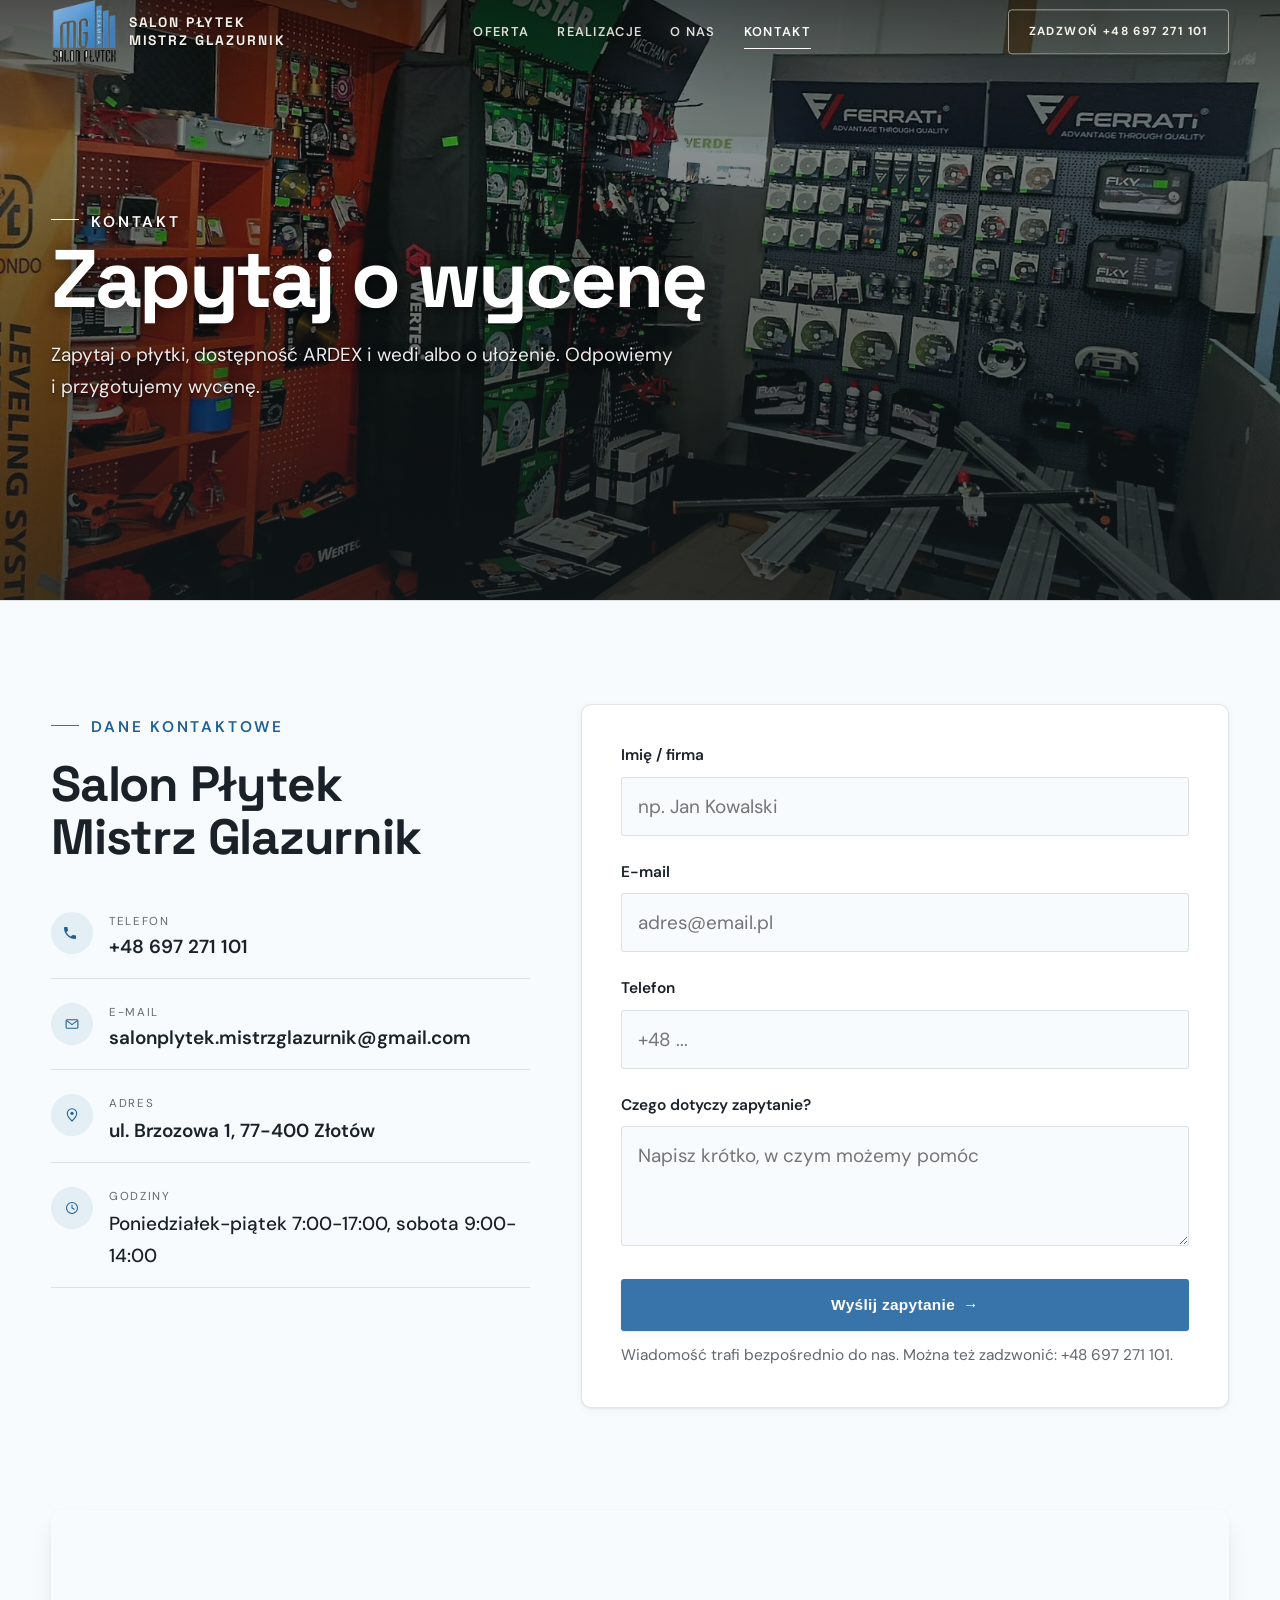
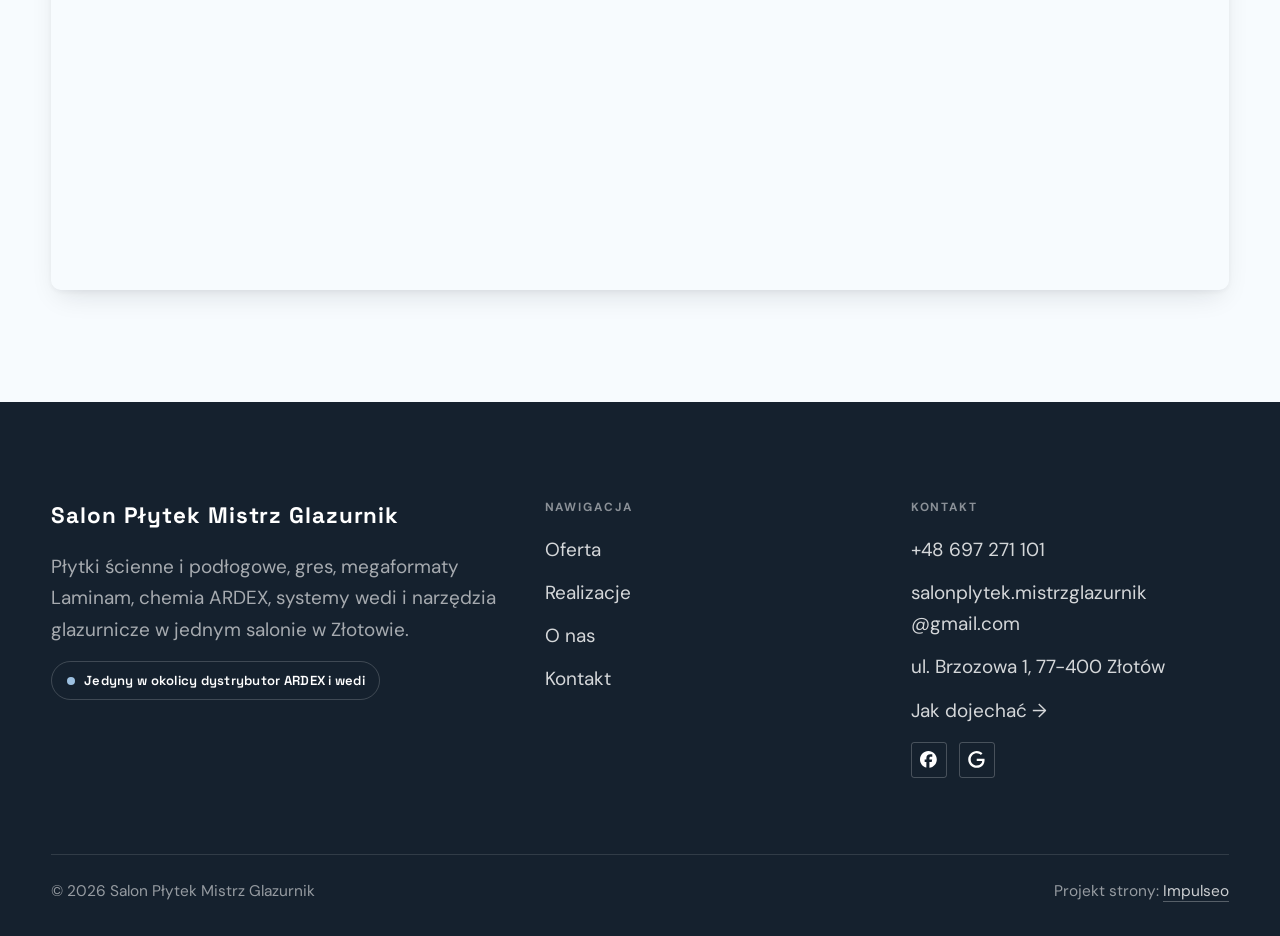
<file: kontakt.html>
<!DOCTYPE html>
<html lang="pl">
<head>
<meta charset="UTF-8">
<meta name="viewport" content="width=device-width, initial-scale=1.0">
<title>Kontakt - Salon Płytek Mistrz Glazurnik</title>
<meta name="description" content="Kontakt Salon Płytek Mistrz Glazurnik - ul. Brzozowa 1, 77-400 Złotów">
<link rel="canonical" href="https://kris20032.github.io/salon-plytek-mistrz-glazurnik/kontakt.html">
<meta name="robots" content="noindex, nofollow">
<meta property="og:type" content="website">
<meta property="og:locale" content="pl_PL">
<meta property="og:site_name" content="Salon Płytek Mistrz Glazurnik">
<meta property="og:title" content="Kontakt - Salon Płytek Mistrz Glazurnik">
<meta property="og:description" content="Kontakt Salon Płytek Mistrz Glazurnik - ul. Brzozowa 1, 77-400 Złotów">
<meta property="og:url" content="https://kris20032.github.io/salon-plytek-mistrz-glazurnik/kontakt.html">
<meta property="og:image" content="https://kris20032.github.io/salon-plytek-mistrz-glazurnik/img/og.jpg">
<meta property="og:image:width" content="1200">
<meta property="og:image:height" content="630">
<meta name="twitter:card" content="summary_large_image">
<link rel="preconnect" href="https://fonts.googleapis.com">
<link rel="preconnect" href="https://fonts.gstatic.com" crossorigin>
<link href="https://fonts.googleapis.com/css2?family=Space+Grotesk:wght@500;600;700&family=DM+Sans:opsz,wght@9..40,400;9..40,500;9..40,600&display=swap" rel="stylesheet">
<link rel="stylesheet" href="assets/styles.css?v=c26ea27c">
</head>
<body>

<header class="nav">
  <div class="wrap nav-inner">
    <a class="brand brand-has-logo" href="index.html"><img class="brand-logo" src="img/logo.png" alt="" width="638" height="624" decoding="async"><span class="brand-txt"><span class="bt-1">Salon Płytek</span><span class="bt-2">Mistrz Glazurnik</span></span></a>
    <nav class="nav-links">
      <a href="oferta.html">Oferta</a>
      <a href="realizacje.html">Realizacje</a>
      <a href="o-nas.html">O nas</a>
      <a href="kontakt.html" class="active" aria-current="page">Kontakt</a>
      <a href="tel:+48697271101" class="btn btn-accent">Zadzwoń +48 697 271 101</a>
    </nav>
    <button class="nav-toggle" aria-label="Menu"><span></span><span></span><span></span></button>
  </div>
</header>

<main>
<section class="pagehead">
  <img src="img/g13.jpg" alt="Salon Płytek Mistrz Glazurnik - Zapytaj o wycenę" width="1680" height="1209" decoding="async">
  <div class="wrap">
    <span class="eyebrow">Kontakt</span>
    <h1>Zapytaj o wycenę</h1>
    <p>Zapytaj o płytki, dostępność ARDEX i wedi albo o ułożenie. Odpowiemy i przygotujemy wycenę.</p>
  </div>
</section>
<section>
  <div class="wrap contact-grid">
    <div class="reveal">
      <span class="eyebrow">Dane kontaktowe</span>
      <h2 style="margin:var(--space-4) 0 var(--space-6)">Salon Płytek Mistrz Glazurnik</h2>
      <div class="info-list">
        <div class="info-row"><div class="ic"><svg class="ico-tel" width="16" height="16" viewBox="0 0 24 24" fill="none" aria-hidden="true"><path d="M6.6 10.8a15.5 15.5 0 0 0 6.6 6.6l2.2-2.2a1 1 0 0 1 1-.24 11.4 11.4 0 0 0 3.6.58 1 1 0 0 1 1 1V20a1 1 0 0 1-1 1A17 17 0 0 1 3 4a1 1 0 0 1 1-1h3.5a1 1 0 0 1 1 1c0 1.25.2 2.46.58 3.6a1 1 0 0 1-.25 1l-2.23 2.2Z" fill="currentColor"/></svg></div><div><div class="lbl">Telefon</div><a class="val" href="tel:+48697271101">+48 697 271 101</a></div></div>
        <div class="info-row"><div class="ic"><svg class="ico-mail" width="16" height="16" viewBox="0 0 24 24" fill="none" aria-hidden="true"><rect x="3.2" y="5.5" width="17.6" height="13" rx="1.6" stroke="currentColor" stroke-width="1.6"/><path d="M4 7l8 6 8-6" stroke="currentColor" stroke-width="1.6" stroke-linecap="round" stroke-linejoin="round"/></svg></div><div><div class="lbl">E-mail</div><a class="val" href="mailto:salonplytek.mistrzglazurnik@gmail.com">salonplytek.<wbr>mistrzglazurnik<wbr>@gmail.com</a></div></div>
        <div class="info-row"><div class="ic"><svg class="ico-pin" width="16" height="16" viewBox="0 0 24 24" fill="none" aria-hidden="true"><path d="M12 21s7-6.1 7-11.5A7 7 0 0 0 5 9.5C5 14.9 12 21 12 21Z" stroke="currentColor" stroke-width="1.6" fill="none"/><circle cx="12" cy="9.5" r="2.4" fill="currentColor"/></svg></div><div><div class="lbl">Adres</div><div class="val">ul. Brzozowa 1, 77-400 Złotów</div></div></div>
        <div class="info-row"><div class="ic"><svg class="ico-clock" width="16" height="16" viewBox="0 0 24 24" fill="none" aria-hidden="true"><circle cx="12" cy="12" r="8.2" stroke="currentColor" stroke-width="1.6"/><path d="M12 7.5V12l3.2 1.9" stroke="currentColor" stroke-width="1.6" stroke-linecap="round"/></svg></div><div><div class="lbl">Godziny</div><div class="val" style="font-weight:500">Poniedziałek-piątek 7:00-17:00, sobota 9:00-14:00</div></div></div>
      </div>
    </div>
    <div class="reveal">
      <form class="form" action="https://formsubmit.co/salonplytek.mistrzglazurnik@gmail.com" method="POST">
        <input type="hidden" name="_subject" value="Zapytanie ze strony Salon Płytek Mistrz Glazurnik">
        <input type="hidden" name="_captcha" value="false">
        <input type="hidden" name="_template" value="table">
        <div class="fld"><label for="name">Imię / firma</label><input id="name" name="name" type="text" placeholder="np. Jan Kowalski" required></div>
        <div class="fld"><label for="email">E-mail</label><input id="email" name="email" type="email" placeholder="adres@email.pl" required></div>
        <div class="fld"><label for="phone">Telefon</label><input id="phone" name="phone" type="tel" placeholder="+48 ..."></div>
        <div class="fld"><label for="msg">Czego dotyczy zapytanie?</label><textarea id="msg" name="message" placeholder="Napisz krótko, w czym możemy pomóc" required></textarea></div>
        <button type="submit" class="btn btn-accent" style="width:100%;justify-content:center">Wyślij zapytanie <span class="arr">→</span></button>
        <p class="note">Wiadomość trafi bezpośrednio do nas. Można też zadzwonić: +48 697 271 101.</p>
      </form>
    </div>
  </div>
</section>
<section style="padding-top:0">
  <div class="wrap reveal">
    <iframe class="map" title="Salon Płytek Mistrz Glazurnik - Złotów" src="https://maps.google.com/maps?q=53.3519284%2C17.0483766&z=15&output=embed" loading="lazy" referrerpolicy="no-referrer-when-downgrade"></iframe>
  </div>
</section>
</main>

<footer>
  <div class="wrap">
    <div class="foot-grid">
      <div class="foot-brand">
        <div class="name">Salon Płytek Mistrz Glazurnik</div>
        <p>Płytki ścienne i podłogowe, gres, megaformaty Laminam, chemia ARDEX, systemy wedi i narzędzia glazurnicze w jednym salonie w Złotowie.</p>
        <p class="foot-dist"><span class="fd-dot" aria-hidden="true"></span>Jedyny w okolicy dystrybutor ARDEX i wedi</p>
      </div>
      <div class="foot-col">
        <h4>Nawigacja</h4>
        <a href="oferta.html">Oferta</a>
        <a href="realizacje.html">Realizacje</a>
        <a href="o-nas.html">O nas</a>
        <a href="kontakt.html">Kontakt</a>
      </div>
      <div class="foot-col">
        <h4>Kontakt</h4>
        <a href="tel:+48697271101">+48 697 271 101</a>
        <a href="mailto:salonplytek.mistrzglazurnik@gmail.com">salonplytek.<wbr>mistrzglazurnik<wbr>@gmail.com</a>
        <p>ul. Brzozowa 1, 77-400 Złotów</p>
        <a href="https://maps.google.com/?cid=15818855128061786419&g_mp=Cidnb29nbGUubWFwcy5wbGFjZXMudjEuUGxhY2VzLlNlYXJjaFRleHQQAhgEIAA" target="_blank" rel="noopener">Jak dojechać →</a>
      <div class="foot-soc">
        <a class="soc" href="https://www.facebook.com/p/Salon-P%C5%82ytek-Mistrz-Glazurnik-61577037667647/" target="_blank" rel="noopener" aria-label="Facebook - Salon Płytek Mistrz Glazurnik"><svg viewBox="0 0 24 24" aria-hidden="true" focusable="false"><path d="M9.101 23.691v-7.98H6.627v-3.667h2.474v-1.58c0-4.085 1.848-5.978 5.858-5.978.401 0 .955.042 1.468.103a8.68 8.68 0 0 1 1.141.195v3.325a8.623 8.623 0 0 0-.653-.036 26.805 26.805 0 0 0-.733-.009c-.707 0-1.259.096-1.675.309a1.686 1.686 0 0 0-.679.622c-.258.42-.374.995-.374 1.752v1.297h3.919l-.386 2.103-.287 1.564h-3.246v8.245C19.396 23.238 24 18.179 24 12.044c0-6.627-5.373-12-12-12s-12 5.373-12 12c0 5.628 3.874 10.35 9.101 11.647Z" fill="currentColor"/></svg></a>
        <a class="soc" href="https://maps.google.com/?cid=15818855128061786419&g_mp=Cidnb29nbGUubWFwcy5wbGFjZXMudjEuUGxhY2VzLlNlYXJjaFRleHQQAhgEIAA" target="_blank" rel="noopener" aria-label="Google - Salon Płytek Mistrz Glazurnik"><svg viewBox="0 0 24 24" aria-hidden="true" focusable="false"><path d="M12.48 10.92v3.28h7.84c-.24 1.84-.853 3.187-1.787 4.133-1.147 1.147-2.933 2.4-6.053 2.4-4.827 0-8.6-3.893-8.6-8.72s3.773-8.72 8.6-8.72c2.6 0 4.507 1.027 5.907 2.347l2.307-2.307C18.747 1.44 16.133 0 12.48 0 5.867 0 .307 5.387.307 12s5.56 12 12.173 12c3.573 0 6.267-1.173 8.373-3.36 2.16-2.16 2.84-5.213 2.84-7.667 0-.76-.053-1.467-.173-2.053H12.48z" fill="currentColor"/></svg></a>
      </div>
      </div>
    </div>
    <div class="foot-bot">
      <span>© 2026 Salon Płytek Mistrz Glazurnik</span>
      <span>Projekt strony: <a class="foot-credit" href="https://impulseo.pl" target="_blank" rel="noopener">Impulseo</a></span>
    </div>
  </div>
</footer>
<div class="sticky-call"><a class="sc-call" href="tel:+48697271101"><svg class="ico-tel" width="16" height="16" viewBox="0 0 24 24" fill="none" aria-hidden="true"><path d="M6.6 10.8a15.5 15.5 0 0 0 6.6 6.6l2.2-2.2a1 1 0 0 1 1-.24 11.4 11.4 0 0 0 3.6.58 1 1 0 0 1 1 1V20a1 1 0 0 1-1 1A17 17 0 0 1 3 4a1 1 0 0 1 1-1h3.5a1 1 0 0 1 1 1c0 1.25.2 2.46.58 3.6a1 1 0 0 1-.25 1l-2.23 2.2Z" fill="currentColor"/></svg> Zadzwoń</a><a class="sc-quote" href="kontakt.html">Zadzwoń do salonu</a></div>
<div class="demo-wazne" data-do="2026-10-05" data-cykl="3" hidden><svg class="dw-ico" width="13" height="13" viewBox="0 0 24 24" fill="none" aria-hidden="true"><circle cx="12" cy="12" r="8.6" stroke="currentColor" stroke-width="1.8"/><path d="M12 7.2V12l3.3 2" stroke="currentColor" stroke-width="1.8" stroke-linecap="round"/></svg><span class="dw-txt"></span></div>

<script src="assets/main.js"></script>
</body>
</html>
</file>
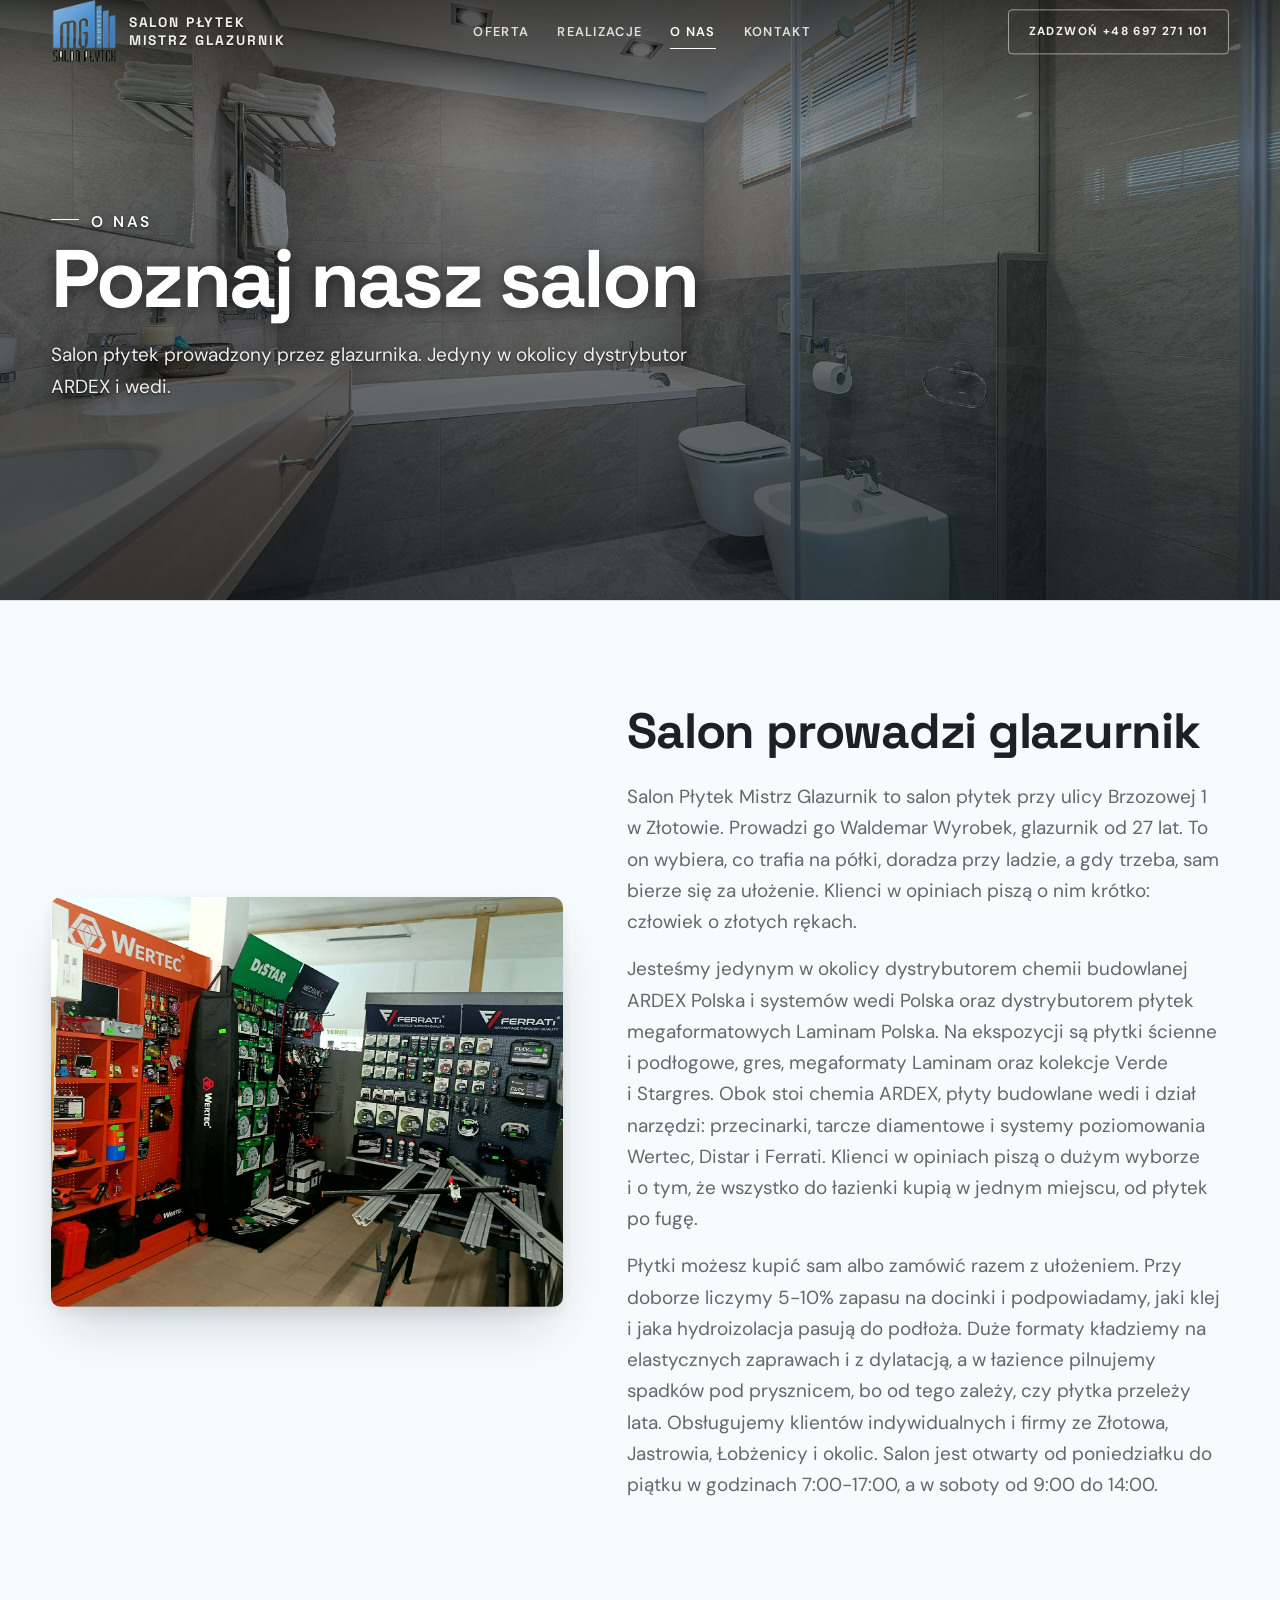
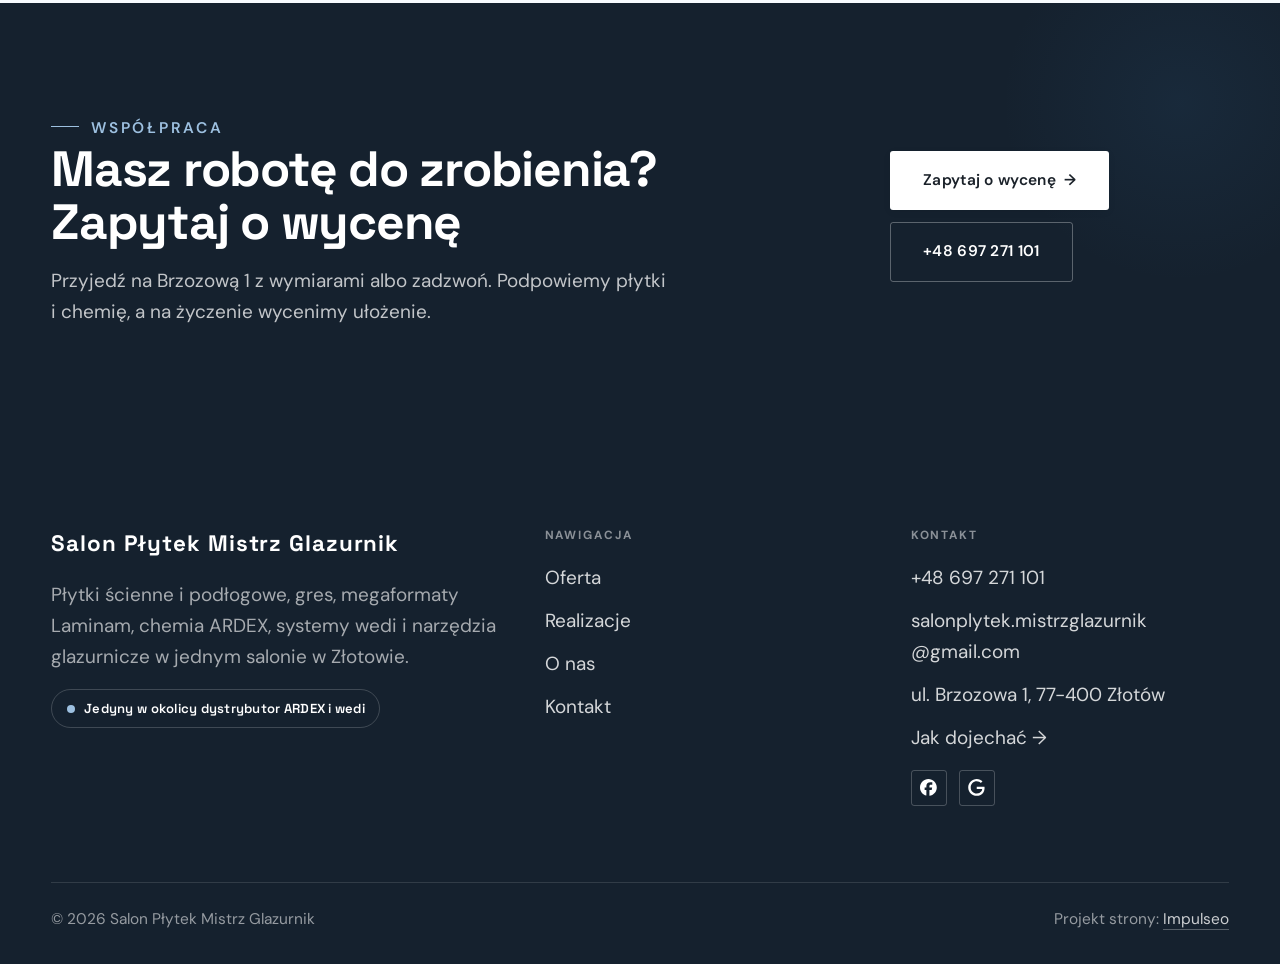
<file: o-nas.html>
<!DOCTYPE html>
<html lang="pl">
<head>
<meta charset="UTF-8">
<meta name="viewport" content="width=device-width, initial-scale=1.0">
<title>O nas - Salon Płytek Mistrz Glazurnik</title>
<meta name="description" content="Salon Płytek Mistrz Glazurnik - salon płytek ceramicznych w Złotowie, ul. Brzozowa 1. Płytki ścienne i podłogowe, gres, megaformaty Laminam, chemia ARDEX i systemy wedi (jedyny dystrybutor w okolicy) oraz narzędzia glazurnicze. Doradztwo glazurnika z 27-letnim stażem i płytki z ułożeniem na zamówienie.">
<link rel="canonical" href="https://kris20032.github.io/salon-plytek-mistrz-glazurnik/o-nas.html">
<meta name="robots" content="noindex, nofollow">
<meta property="og:type" content="website">
<meta property="og:locale" content="pl_PL">
<meta property="og:site_name" content="Salon Płytek Mistrz Glazurnik">
<meta property="og:title" content="O nas - Salon Płytek Mistrz Glazurnik">
<meta property="og:description" content="Salon Płytek Mistrz Glazurnik - salon płytek ceramicznych w Złotowie, ul. Brzozowa 1. Płytki ścienne i podłogowe, gres, megaformaty Laminam, chemia ARDEX i systemy wedi (jedyny dystrybutor w okolicy) oraz narzędzia glazurnicze. Doradztwo glazurnika z 27-letnim stażem i płytki z ułożeniem na zamówienie.">
<meta property="og:url" content="https://kris20032.github.io/salon-plytek-mistrz-glazurnik/o-nas.html">
<meta property="og:image" content="https://kris20032.github.io/salon-plytek-mistrz-glazurnik/img/og.jpg">
<meta property="og:image:width" content="1200">
<meta property="og:image:height" content="630">
<meta name="twitter:card" content="summary_large_image">
<link rel="preconnect" href="https://fonts.googleapis.com">
<link rel="preconnect" href="https://fonts.gstatic.com" crossorigin>
<link href="https://fonts.googleapis.com/css2?family=Space+Grotesk:wght@500;600;700&family=DM+Sans:opsz,wght@9..40,400;9..40,500;9..40,600&display=swap" rel="stylesheet">
<link rel="stylesheet" href="assets/styles.css?v=c26ea27c">
</head>
<body>

<header class="nav">
  <div class="wrap nav-inner">
    <a class="brand brand-has-logo" href="index.html"><img class="brand-logo" src="img/logo.png" alt="" width="638" height="624" decoding="async"><span class="brand-txt"><span class="bt-1">Salon Płytek</span><span class="bt-2">Mistrz Glazurnik</span></span></a>
    <nav class="nav-links">
      <a href="oferta.html">Oferta</a>
      <a href="realizacje.html">Realizacje</a>
      <a href="o-nas.html" class="active" aria-current="page">O nas</a>
      <a href="kontakt.html">Kontakt</a>
      <a href="tel:+48697271101" class="btn btn-accent">Zadzwoń +48 697 271 101</a>
    </nav>
    <button class="nav-toggle" aria-label="Menu"><span></span><span></span><span></span></button>
  </div>
</header>

<main>
<section class="pagehead">
  <img src="img/g14.jpg" alt="Salon Płytek Mistrz Glazurnik - Poznaj nasz salon" width="1880" height="1255" decoding="async">
  <div class="wrap">
    <span class="eyebrow">O nas</span>
    <h1>Poznaj nasz salon</h1>
    <p>Salon płytek prowadzony przez glazurnika. Jedyny w okolicy dystrybutor ARDEX i wedi.</p>
  </div>
</section>
<section>
  <div class="wrap split">
    <div class="split-art reveal"><img src="img/g13.jpg" alt="Salon Płytek Mistrz Glazurnik" width="1680" height="1209" decoding="async"></div>
    <div class="split-copy reveal">
      <h2>Salon prowadzi glazurnik</h2>
      <p class="muted">Salon Płytek Mistrz Glazurnik to salon płytek przy ulicy Brzozowej 1 w Złotowie. Prowadzi go Waldemar Wyrobek, glazurnik od 27 lat. To on wybiera, co trafia na półki, doradza przy ladzie, a gdy trzeba, sam bierze się za ułożenie. Klienci w opiniach piszą o nim krótko: człowiek o złotych rękach.</p>
      <p class="muted">Jesteśmy jedynym w okolicy dystrybutorem chemii budowlanej ARDEX Polska i systemów wedi Polska oraz dystrybutorem płytek megaformatowych Laminam Polska. Na ekspozycji są płytki ścienne i podłogowe, gres, megaformaty Laminam oraz kolekcje Verde i Stargres. Obok stoi chemia ARDEX, płyty budowlane wedi i dział narzędzi: przecinarki, tarcze diamentowe i systemy poziomowania Wertec, Distar i Ferrati. Klienci w opiniach piszą o dużym wyborze i o tym, że wszystko do łazienki kupią w jednym miejscu, od płytek po fugę.</p>
      <p class="muted">Płytki możesz kupić sam albo zamówić razem z ułożeniem. Przy doborze liczymy 5-10% zapasu na docinki i podpowiadamy, jaki klej i jaka hydroizolacja pasują do podłoża. Duże formaty kładziemy na elastycznych zaprawach i z dylatacją, a w łazience pilnujemy spadków pod prysznicem, bo od tego zależy, czy płytka przeleży lata. Obsługujemy klientów indywidualnych i firmy ze Złotowa, Jastrowia, Łobżenicy i okolic. Salon jest otwarty od poniedziałku do piątku w godzinach 7:00-17:00, a w soboty od 9:00 do 14:00.</p>
    </div>
  </div>
</section>


<section class="cta">
  <div class="wrap">
    <div class="reveal">
      <span class="eyebrow">Współpraca</span>
      <h2>Masz robotę do zrobienia? Zapytaj o wycenę</h2>
      <p>Przyjedź na Brzozową 1 z wymiarami albo zadzwoń. Podpowiemy płytki i chemię, a na życzenie wycenimy ułożenie.</p>
    </div>
    <div class="cta-actions reveal">
      <a href="kontakt.html" class="btn btn-light">Zapytaj o wycenę <span class="arr">→</span></a>
      <a href="tel:+48697271101" class="btn btn-ghost btn-ghost-cta">+48 697 271 101</a>
    </div>
  </div>
</section>
</main>

<footer>
  <div class="wrap">
    <div class="foot-grid">
      <div class="foot-brand">
        <div class="name">Salon Płytek Mistrz Glazurnik</div>
        <p>Płytki ścienne i podłogowe, gres, megaformaty Laminam, chemia ARDEX, systemy wedi i narzędzia glazurnicze w jednym salonie w Złotowie.</p>
        <p class="foot-dist"><span class="fd-dot" aria-hidden="true"></span>Jedyny w okolicy dystrybutor ARDEX i wedi</p>
      </div>
      <div class="foot-col">
        <h4>Nawigacja</h4>
        <a href="oferta.html">Oferta</a>
        <a href="realizacje.html">Realizacje</a>
        <a href="o-nas.html">O nas</a>
        <a href="kontakt.html">Kontakt</a>
      </div>
      <div class="foot-col">
        <h4>Kontakt</h4>
        <a href="tel:+48697271101">+48 697 271 101</a>
        <a href="mailto:salonplytek.mistrzglazurnik@gmail.com">salonplytek.<wbr>mistrzglazurnik<wbr>@gmail.com</a>
        <p>ul. Brzozowa 1, 77-400 Złotów</p>
        <a href="https://maps.google.com/?cid=15818855128061786419&g_mp=Cidnb29nbGUubWFwcy5wbGFjZXMudjEuUGxhY2VzLlNlYXJjaFRleHQQAhgEIAA" target="_blank" rel="noopener">Jak dojechać →</a>
      <div class="foot-soc">
        <a class="soc" href="https://www.facebook.com/p/Salon-P%C5%82ytek-Mistrz-Glazurnik-61577037667647/" target="_blank" rel="noopener" aria-label="Facebook - Salon Płytek Mistrz Glazurnik"><svg viewBox="0 0 24 24" aria-hidden="true" focusable="false"><path d="M9.101 23.691v-7.98H6.627v-3.667h2.474v-1.58c0-4.085 1.848-5.978 5.858-5.978.401 0 .955.042 1.468.103a8.68 8.68 0 0 1 1.141.195v3.325a8.623 8.623 0 0 0-.653-.036 26.805 26.805 0 0 0-.733-.009c-.707 0-1.259.096-1.675.309a1.686 1.686 0 0 0-.679.622c-.258.42-.374.995-.374 1.752v1.297h3.919l-.386 2.103-.287 1.564h-3.246v8.245C19.396 23.238 24 18.179 24 12.044c0-6.627-5.373-12-12-12s-12 5.373-12 12c0 5.628 3.874 10.35 9.101 11.647Z" fill="currentColor"/></svg></a>
        <a class="soc" href="https://maps.google.com/?cid=15818855128061786419&g_mp=Cidnb29nbGUubWFwcy5wbGFjZXMudjEuUGxhY2VzLlNlYXJjaFRleHQQAhgEIAA" target="_blank" rel="noopener" aria-label="Google - Salon Płytek Mistrz Glazurnik"><svg viewBox="0 0 24 24" aria-hidden="true" focusable="false"><path d="M12.48 10.92v3.28h7.84c-.24 1.84-.853 3.187-1.787 4.133-1.147 1.147-2.933 2.4-6.053 2.4-4.827 0-8.6-3.893-8.6-8.72s3.773-8.72 8.6-8.72c2.6 0 4.507 1.027 5.907 2.347l2.307-2.307C18.747 1.44 16.133 0 12.48 0 5.867 0 .307 5.387.307 12s5.56 12 12.173 12c3.573 0 6.267-1.173 8.373-3.36 2.16-2.16 2.84-5.213 2.84-7.667 0-.76-.053-1.467-.173-2.053H12.48z" fill="currentColor"/></svg></a>
      </div>
      </div>
    </div>
    <div class="foot-bot">
      <span>© 2026 Salon Płytek Mistrz Glazurnik</span>
      <span>Projekt strony: <a class="foot-credit" href="https://impulseo.pl" target="_blank" rel="noopener">Impulseo</a></span>
    </div>
  </div>
</footer>
<div class="sticky-call"><a class="sc-call" href="tel:+48697271101"><svg class="ico-tel" width="16" height="16" viewBox="0 0 24 24" fill="none" aria-hidden="true"><path d="M6.6 10.8a15.5 15.5 0 0 0 6.6 6.6l2.2-2.2a1 1 0 0 1 1-.24 11.4 11.4 0 0 0 3.6.58 1 1 0 0 1 1 1V20a1 1 0 0 1-1 1A17 17 0 0 1 3 4a1 1 0 0 1 1-1h3.5a1 1 0 0 1 1 1c0 1.25.2 2.46.58 3.6a1 1 0 0 1-.25 1l-2.23 2.2Z" fill="currentColor"/></svg> Zadzwoń</a><a class="sc-quote" href="kontakt.html">Zadzwoń do salonu</a></div>
<div class="demo-wazne" data-do="2026-10-05" data-cykl="3" hidden><svg class="dw-ico" width="13" height="13" viewBox="0 0 24 24" fill="none" aria-hidden="true"><circle cx="12" cy="12" r="8.6" stroke="currentColor" stroke-width="1.8"/><path d="M12 7.2V12l3.3 2" stroke="currentColor" stroke-width="1.8" stroke-linecap="round"/></svg><span class="dw-txt"></span></div>

<script src="assets/main.js"></script>
</body>
</html>
</file>
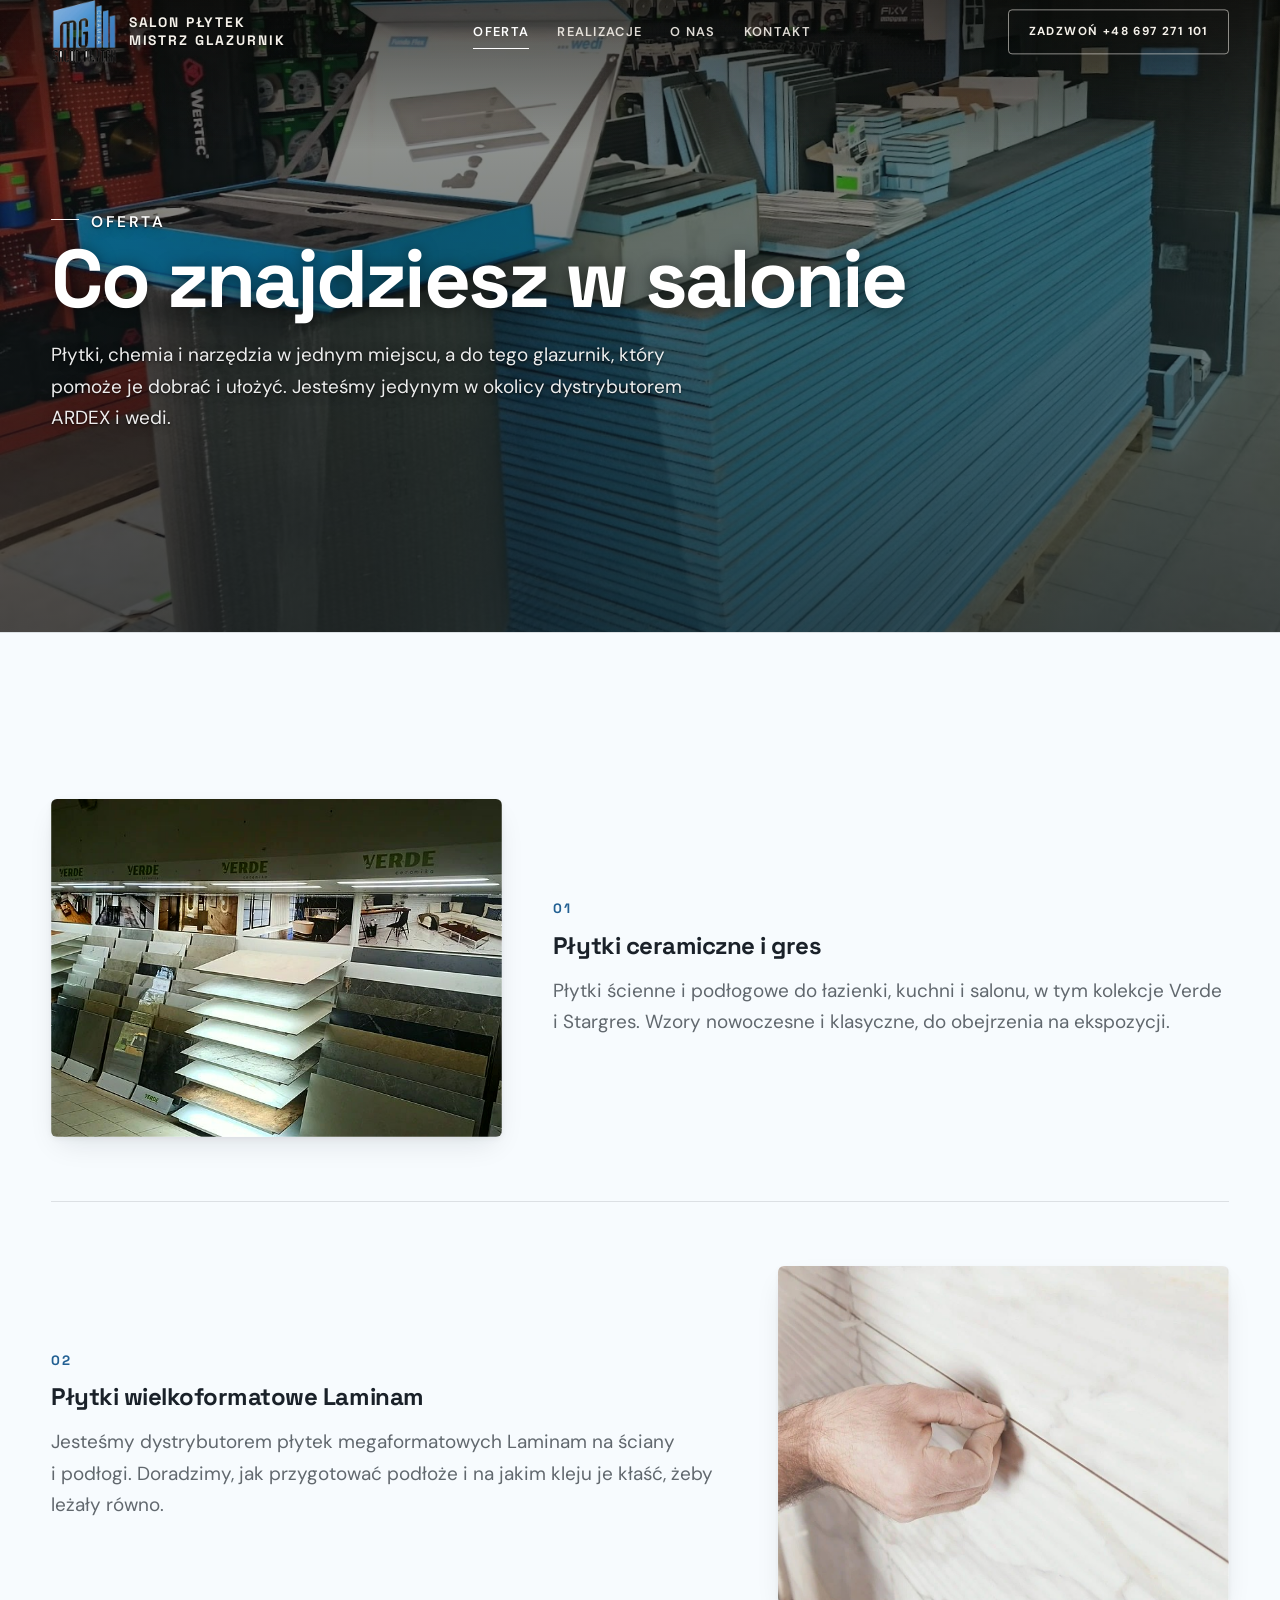
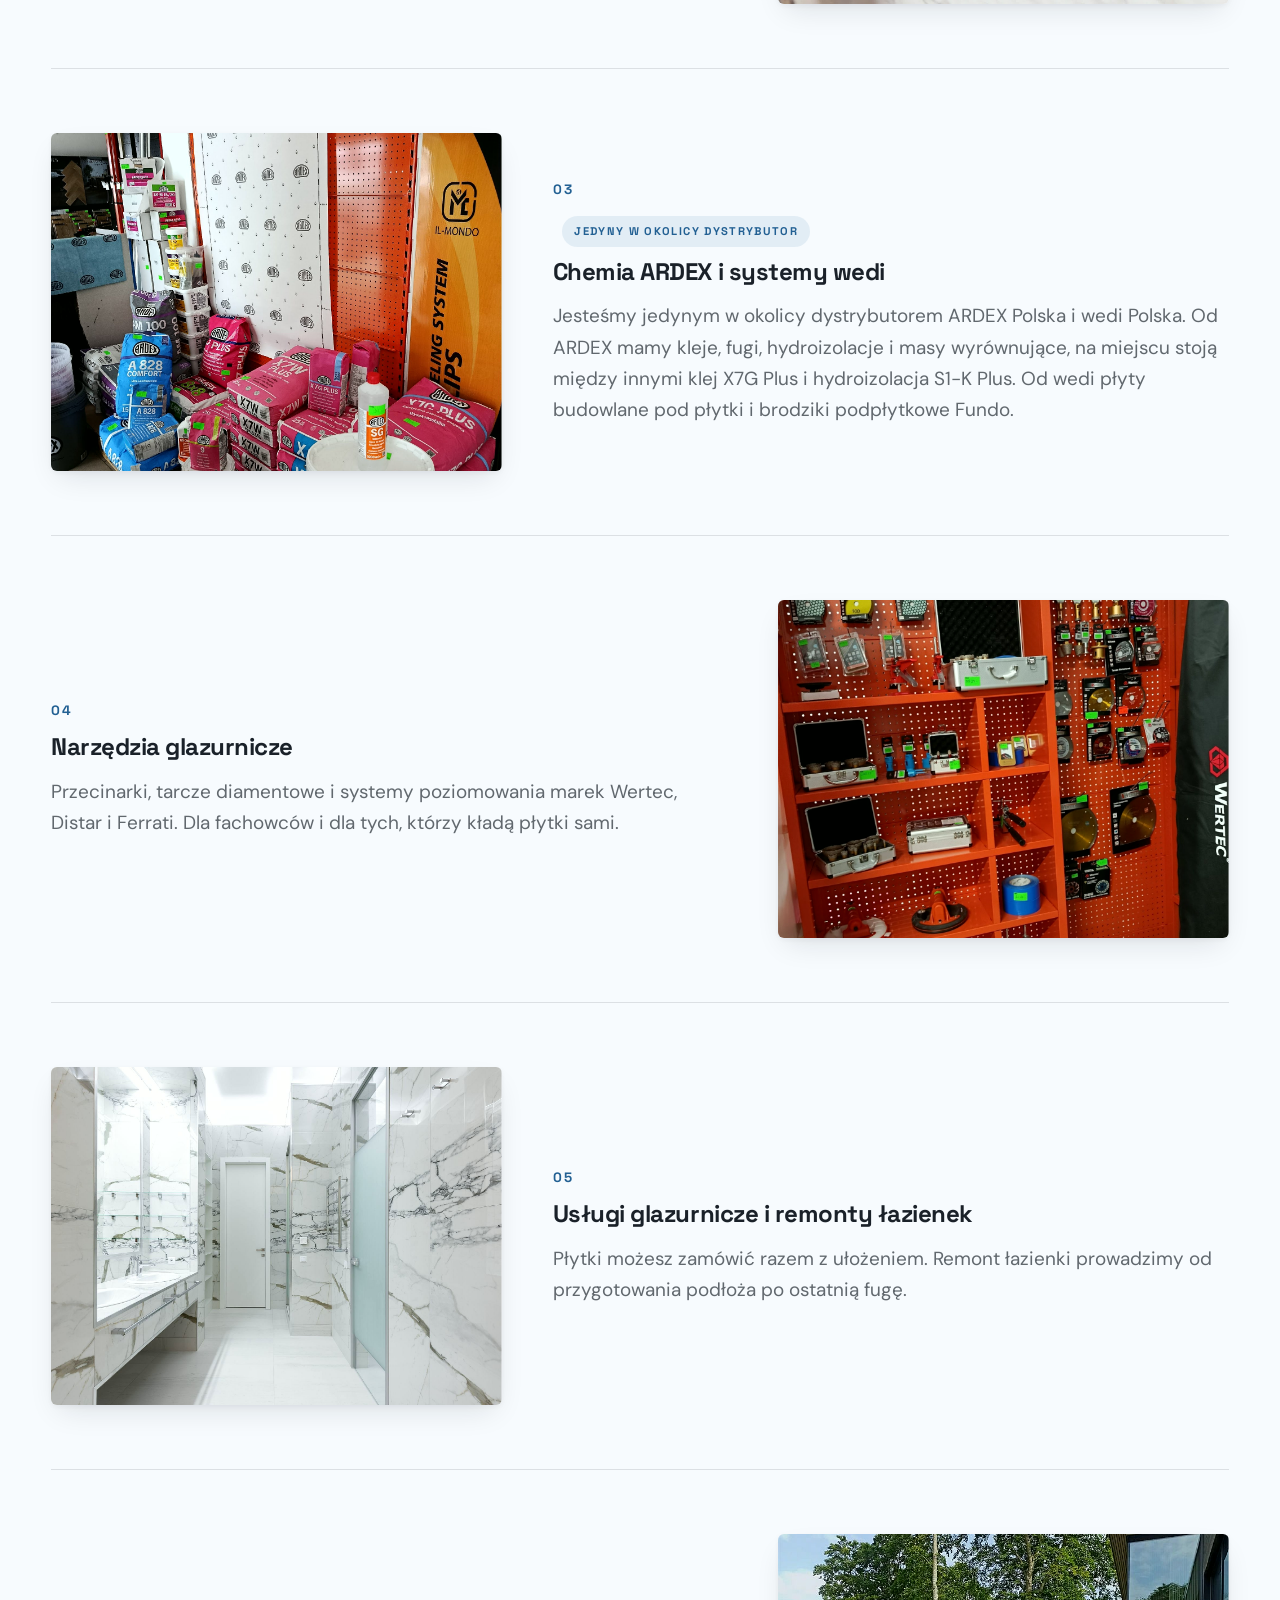
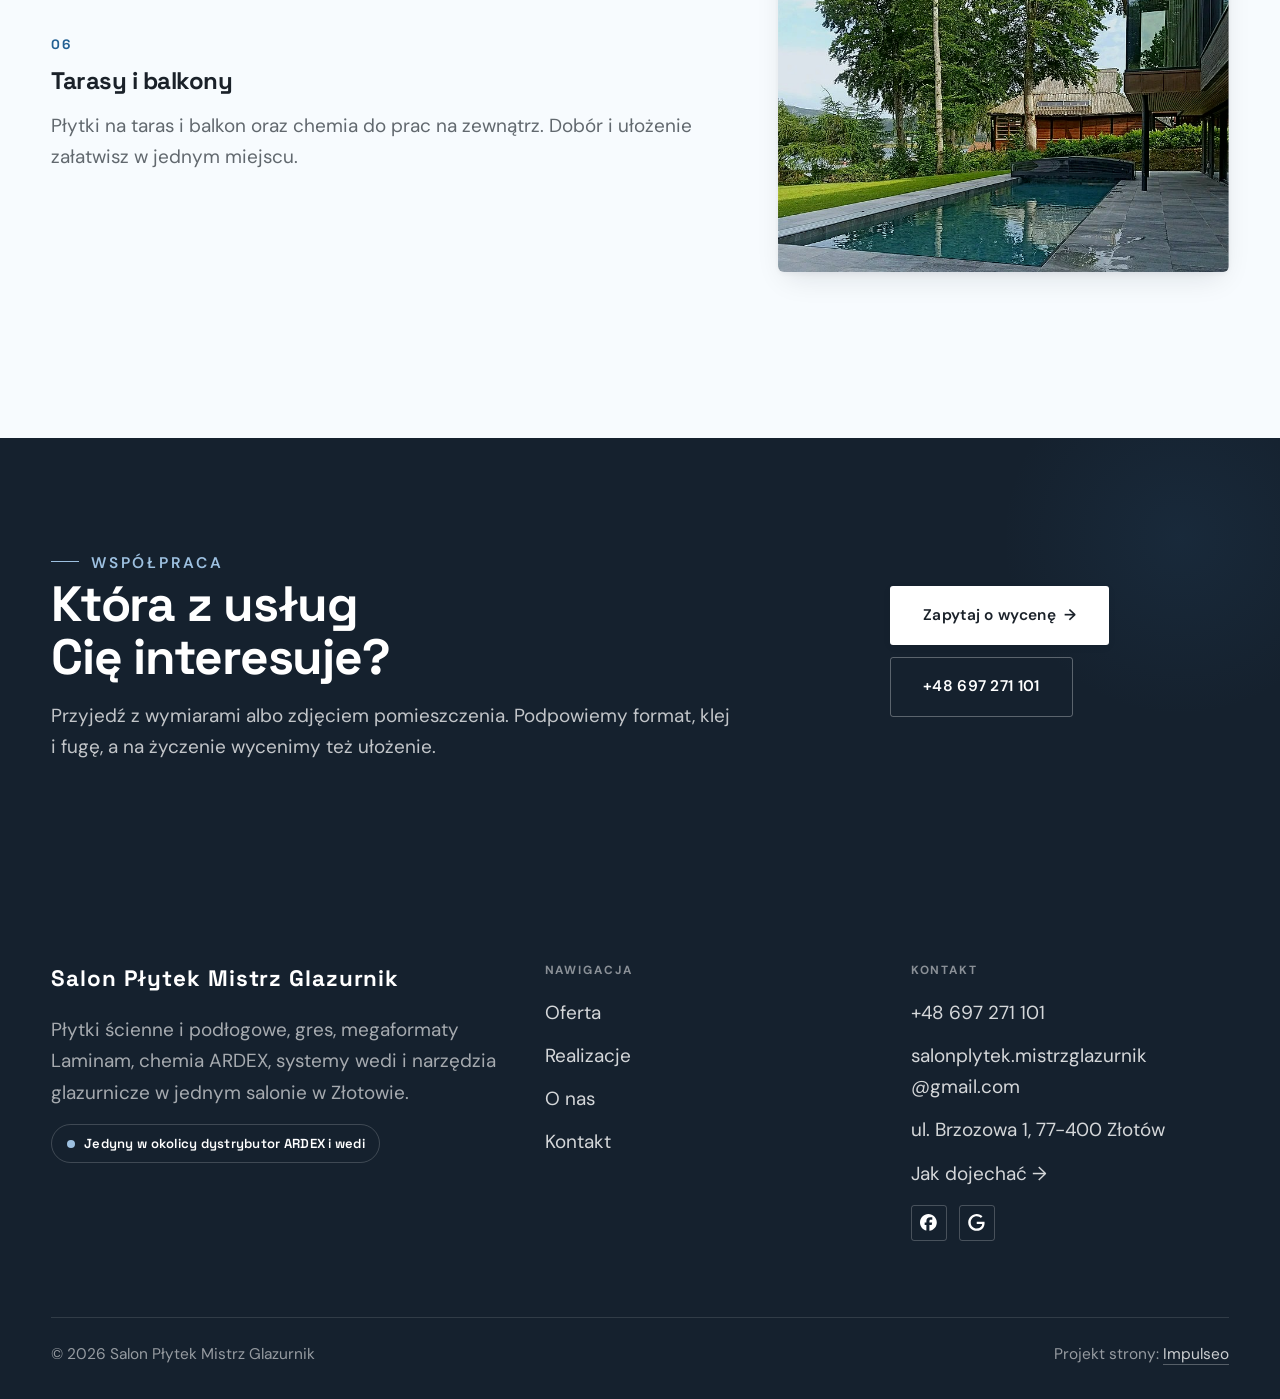
<file: oferta.html>
<!DOCTYPE html>
<html lang="pl">
<head>
<meta charset="UTF-8">
<meta name="viewport" content="width=device-width, initial-scale=1.0">
<title>Oferta - Salon Płytek Mistrz Glazurnik</title>
<meta name="description" content="Salon Płytek Mistrz Glazurnik - salon płytek ceramicznych w Złotowie, ul. Brzozowa 1. Płytki ścienne i podłogowe, gres, megaformaty Laminam, chemia ARDEX i systemy wedi (jedyny dystrybutor w okolicy) oraz narzędzia glazurnicze. Doradztwo glazurnika z 27-letnim stażem i płytki z ułożeniem na zamówienie.">
<link rel="canonical" href="https://kris20032.github.io/salon-plytek-mistrz-glazurnik/oferta.html">
<meta name="robots" content="noindex, nofollow">
<meta property="og:type" content="website">
<meta property="og:locale" content="pl_PL">
<meta property="og:site_name" content="Salon Płytek Mistrz Glazurnik">
<meta property="og:title" content="Oferta - Salon Płytek Mistrz Glazurnik">
<meta property="og:description" content="Salon Płytek Mistrz Glazurnik - salon płytek ceramicznych w Złotowie, ul. Brzozowa 1. Płytki ścienne i podłogowe, gres, megaformaty Laminam, chemia ARDEX i systemy wedi (jedyny dystrybutor w okolicy) oraz narzędzia glazurnicze. Doradztwo glazurnika z 27-letnim stażem i płytki z ułożeniem na zamówienie.">
<meta property="og:url" content="https://kris20032.github.io/salon-plytek-mistrz-glazurnik/oferta.html">
<meta property="og:image" content="https://kris20032.github.io/salon-plytek-mistrz-glazurnik/img/og.jpg">
<meta property="og:image:width" content="1200">
<meta property="og:image:height" content="630">
<meta name="twitter:card" content="summary_large_image">
<link rel="preconnect" href="https://fonts.googleapis.com">
<link rel="preconnect" href="https://fonts.gstatic.com" crossorigin>
<link href="https://fonts.googleapis.com/css2?family=Space+Grotesk:wght@500;600;700&family=DM+Sans:opsz,wght@9..40,400;9..40,500;9..40,600&display=swap" rel="stylesheet">
<link rel="stylesheet" href="assets/styles.css?v=c26ea27c">
</head>
<body>

<header class="nav">
  <div class="wrap nav-inner">
    <a class="brand brand-has-logo" href="index.html"><img class="brand-logo" src="img/logo.png" alt="" width="638" height="624" decoding="async"><span class="brand-txt"><span class="bt-1">Salon Płytek</span><span class="bt-2">Mistrz Glazurnik</span></span></a>
    <nav class="nav-links">
      <a href="oferta.html" class="active" aria-current="page">Oferta</a>
      <a href="realizacje.html">Realizacje</a>
      <a href="o-nas.html">O nas</a>
      <a href="kontakt.html">Kontakt</a>
      <a href="tel:+48697271101" class="btn btn-accent">Zadzwoń +48 697 271 101</a>
    </nav>
    <button class="nav-toggle" aria-label="Menu"><span></span><span></span><span></span></button>
  </div>
</header>

<main>
<section class="pagehead">
  <img src="img/g12.jpg" alt="Salon Płytek Mistrz Glazurnik - Co znajdziesz w salonie" width="1538" height="978" decoding="async">
  <div class="wrap">
    <span class="eyebrow">Oferta</span>
    <h1>Co znajdziesz w salonie</h1>
    <p>Płytki, chemia i narzędzia w jednym miejscu, a do tego glazurnik, który pomoże je dobrać i ułożyć. Jesteśmy jedynym w okolicy dystrybutorem ARDEX i wedi.</p>
  </div>
</section>
<section>
  <div class="wrap">
    <div class="svc-row reveal">
      <div class="svc-row-art"><img src="img/g1.jpg" alt="Płytki ceramiczne i gres" width="960" height="500" decoding="async"></div>
      <div>
        <span class="num">01</span>
        <h3>Płytki ceramiczne i gres</h3>
        <p class="muted">Płytki ścienne i podłogowe do łazienki, kuchni i salonu, w tym kolekcje Verde i Stargres. Wzory nowoczesne i klasyczne, do obejrzenia na ekspozycji.</p>
      </div>
    </div>
    <div class="svc-row rev reveal">
      <div class="svc-row-art"><img src="img/g10.jpg" alt="Płytki wielkoformatowe" width="1920" height="700" decoding="async"></div>
      <div>
        <span class="num">02</span>
        <h3>Płytki wielkoformatowe Laminam</h3>
        <p class="muted">Jesteśmy dystrybutorem płytek megaformatowych Laminam na ściany i podłogi. Doradzimy, jak przygotować podłoże i na jakim kleju je kłaść, żeby leżały równo.</p>
      </div>
    </div>
    <div class="svc-row reveal">
      <div class="svc-row-art"><img src="img/g3.jpg" alt="Chemia budowlana ARDEX" width="1600" height="2133" decoding="async"></div>
      <div>
        <span class="num">03</span>
        <span class="dist-chip">Jedyny w okolicy dystrybutor</span>
        <h3>Chemia ARDEX i systemy wedi</h3>
        <p class="muted">Jesteśmy jedynym w okolicy dystrybutorem ARDEX Polska i wedi Polska. Od ARDEX mamy kleje, fugi, hydroizolacje i masy wyrównujące, na miejscu stoją między innymi klej X7G Plus i hydroizolacja S1-K Plus. Od wedi płyty budowlane pod płytki i brodziki podpłytkowe Fundo.</p>
      </div>
    </div>
    <div class="svc-row rev reveal">
      <div class="svc-row-art"><img src="img/g4.jpg" alt="Narzędzia glazurnicze" loading="lazy" width="1456" height="2010" decoding="async"></div>
      <div>
        <span class="num">04</span>
        <h3>Narzędzia glazurnicze</h3>
        <p class="muted">Przecinarki, tarcze diamentowe i systemy poziomowania marek Wertec, Distar i Ferrati. Dla fachowców i dla tych, którzy kładą płytki sami.</p>
      </div>
    </div>
    <div class="svc-row reveal">
      <div class="svc-row-art"><img src="img/g15.jpg" alt="Usługi glazurnicze i remonty łazienek" loading="lazy" width="1880" height="1255" decoding="async"></div>
      <div>
        <span class="num">05</span>
        <h3>Usługi glazurnicze i remonty łazienek</h3>
        <p class="muted">Płytki możesz zamówić razem z ułożeniem. Remont łazienki prowadzimy od przygotowania podłoża po ostatnią fugę.</p>
      </div>
    </div>
    <div class="svc-row rev reveal">
      <div class="svc-row-art"><img src="img/g11.jpg" alt="Tarasy i balkony" loading="lazy" width="768" height="674" decoding="async"></div>
      <div>
        <span class="num">06</span>
        <h3>Tarasy i balkony</h3>
        <p class="muted">Płytki na taras i balkon oraz chemia do prac na zewnątrz. Dobór i ułożenie załatwisz w jednym miejscu.</p>
      </div>
    </div>
  </div>
</section>

<section class="cta">
  <div class="wrap">
    <div class="reveal">
      <span class="eyebrow">Współpraca</span>
      <h2>Która z usług Cię interesuje?</h2>
      <p>Przyjedź z wymiarami albo zdjęciem pomieszczenia. Podpowiemy format, klej i fugę, a na życzenie wycenimy też ułożenie.</p>
    </div>
    <div class="cta-actions reveal">
      <a href="kontakt.html" class="btn btn-light">Zapytaj o wycenę <span class="arr">→</span></a>
      <a href="tel:+48697271101" class="btn btn-ghost btn-ghost-cta">+48 697 271 101</a>
    </div>
  </div>
</section>
</main>

<footer>
  <div class="wrap">
    <div class="foot-grid">
      <div class="foot-brand">
        <div class="name">Salon Płytek Mistrz Glazurnik</div>
        <p>Płytki ścienne i podłogowe, gres, megaformaty Laminam, chemia ARDEX, systemy wedi i narzędzia glazurnicze w jednym salonie w Złotowie.</p>
        <p class="foot-dist"><span class="fd-dot" aria-hidden="true"></span>Jedyny w okolicy dystrybutor ARDEX i wedi</p>
      </div>
      <div class="foot-col">
        <h4>Nawigacja</h4>
        <a href="oferta.html">Oferta</a>
        <a href="realizacje.html">Realizacje</a>
        <a href="o-nas.html">O nas</a>
        <a href="kontakt.html">Kontakt</a>
      </div>
      <div class="foot-col">
        <h4>Kontakt</h4>
        <a href="tel:+48697271101">+48 697 271 101</a>
        <a href="mailto:salonplytek.mistrzglazurnik@gmail.com">salonplytek.<wbr>mistrzglazurnik<wbr>@gmail.com</a>
        <p>ul. Brzozowa 1, 77-400 Złotów</p>
        <a href="https://maps.google.com/?cid=15818855128061786419&g_mp=Cidnb29nbGUubWFwcy5wbGFjZXMudjEuUGxhY2VzLlNlYXJjaFRleHQQAhgEIAA" target="_blank" rel="noopener">Jak dojechać →</a>
      <div class="foot-soc">
        <a class="soc" href="https://www.facebook.com/p/Salon-P%C5%82ytek-Mistrz-Glazurnik-61577037667647/" target="_blank" rel="noopener" aria-label="Facebook - Salon Płytek Mistrz Glazurnik"><svg viewBox="0 0 24 24" aria-hidden="true" focusable="false"><path d="M9.101 23.691v-7.98H6.627v-3.667h2.474v-1.58c0-4.085 1.848-5.978 5.858-5.978.401 0 .955.042 1.468.103a8.68 8.68 0 0 1 1.141.195v3.325a8.623 8.623 0 0 0-.653-.036 26.805 26.805 0 0 0-.733-.009c-.707 0-1.259.096-1.675.309a1.686 1.686 0 0 0-.679.622c-.258.42-.374.995-.374 1.752v1.297h3.919l-.386 2.103-.287 1.564h-3.246v8.245C19.396 23.238 24 18.179 24 12.044c0-6.627-5.373-12-12-12s-12 5.373-12 12c0 5.628 3.874 10.35 9.101 11.647Z" fill="currentColor"/></svg></a>
        <a class="soc" href="https://maps.google.com/?cid=15818855128061786419&g_mp=Cidnb29nbGUubWFwcy5wbGFjZXMudjEuUGxhY2VzLlNlYXJjaFRleHQQAhgEIAA" target="_blank" rel="noopener" aria-label="Google - Salon Płytek Mistrz Glazurnik"><svg viewBox="0 0 24 24" aria-hidden="true" focusable="false"><path d="M12.48 10.92v3.28h7.84c-.24 1.84-.853 3.187-1.787 4.133-1.147 1.147-2.933 2.4-6.053 2.4-4.827 0-8.6-3.893-8.6-8.72s3.773-8.72 8.6-8.72c2.6 0 4.507 1.027 5.907 2.347l2.307-2.307C18.747 1.44 16.133 0 12.48 0 5.867 0 .307 5.387.307 12s5.56 12 12.173 12c3.573 0 6.267-1.173 8.373-3.36 2.16-2.16 2.84-5.213 2.84-7.667 0-.76-.053-1.467-.173-2.053H12.48z" fill="currentColor"/></svg></a>
      </div>
      </div>
    </div>
    <div class="foot-bot">
      <span>© 2026 Salon Płytek Mistrz Glazurnik</span>
      <span>Projekt strony: <a class="foot-credit" href="https://impulseo.pl" target="_blank" rel="noopener">Impulseo</a></span>
    </div>
  </div>
</footer>
<div class="sticky-call"><a class="sc-call" href="tel:+48697271101"><svg class="ico-tel" width="16" height="16" viewBox="0 0 24 24" fill="none" aria-hidden="true"><path d="M6.6 10.8a15.5 15.5 0 0 0 6.6 6.6l2.2-2.2a1 1 0 0 1 1-.24 11.4 11.4 0 0 0 3.6.58 1 1 0 0 1 1 1V20a1 1 0 0 1-1 1A17 17 0 0 1 3 4a1 1 0 0 1 1-1h3.5a1 1 0 0 1 1 1c0 1.25.2 2.46.58 3.6a1 1 0 0 1-.25 1l-2.23 2.2Z" fill="currentColor"/></svg> Zadzwoń</a><a class="sc-quote" href="kontakt.html">Zadzwoń do salonu</a></div>
<div class="demo-wazne" data-do="2026-10-05" data-cykl="3" hidden><svg class="dw-ico" width="13" height="13" viewBox="0 0 24 24" fill="none" aria-hidden="true"><circle cx="12" cy="12" r="8.6" stroke="currentColor" stroke-width="1.8"/><path d="M12 7.2V12l3.3 2" stroke="currentColor" stroke-width="1.8" stroke-linecap="round"/></svg><span class="dw-txt"></span></div>

<script src="assets/main.js"></script>
</body>
</html>
</file>
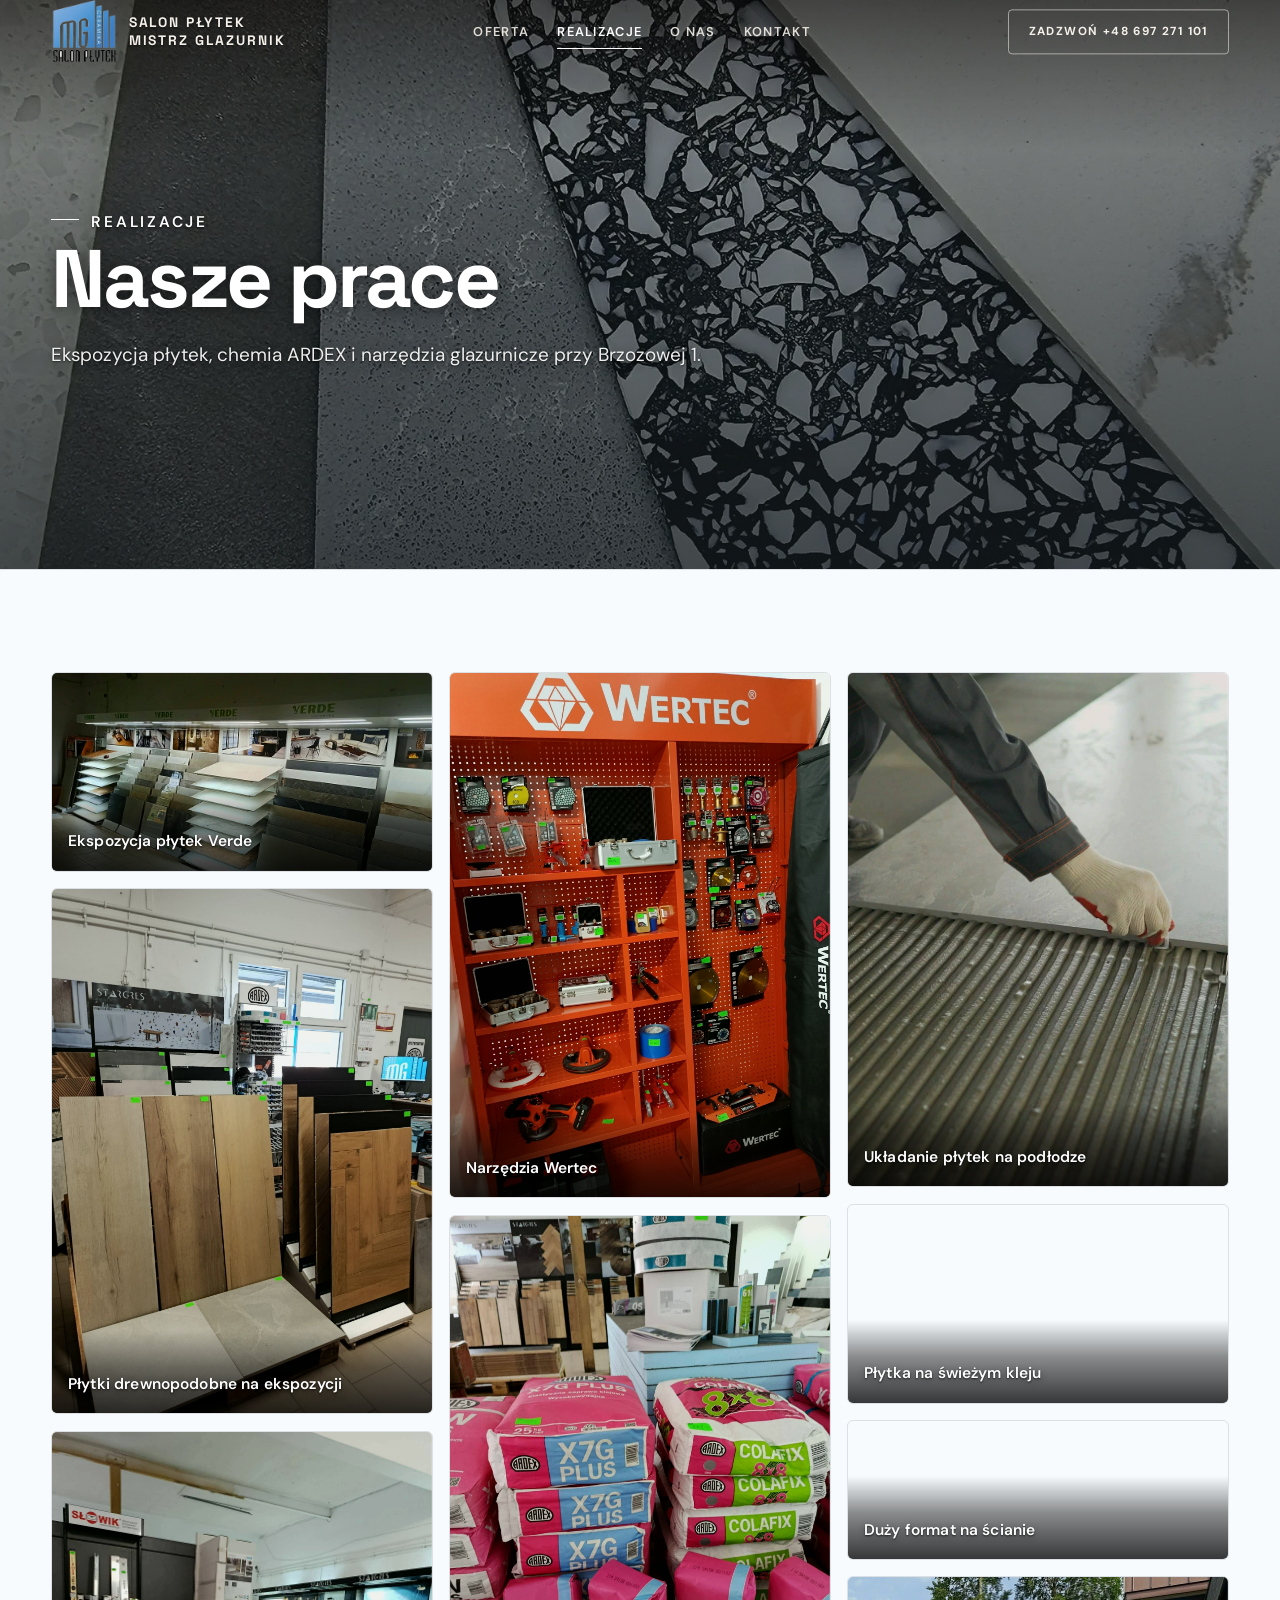
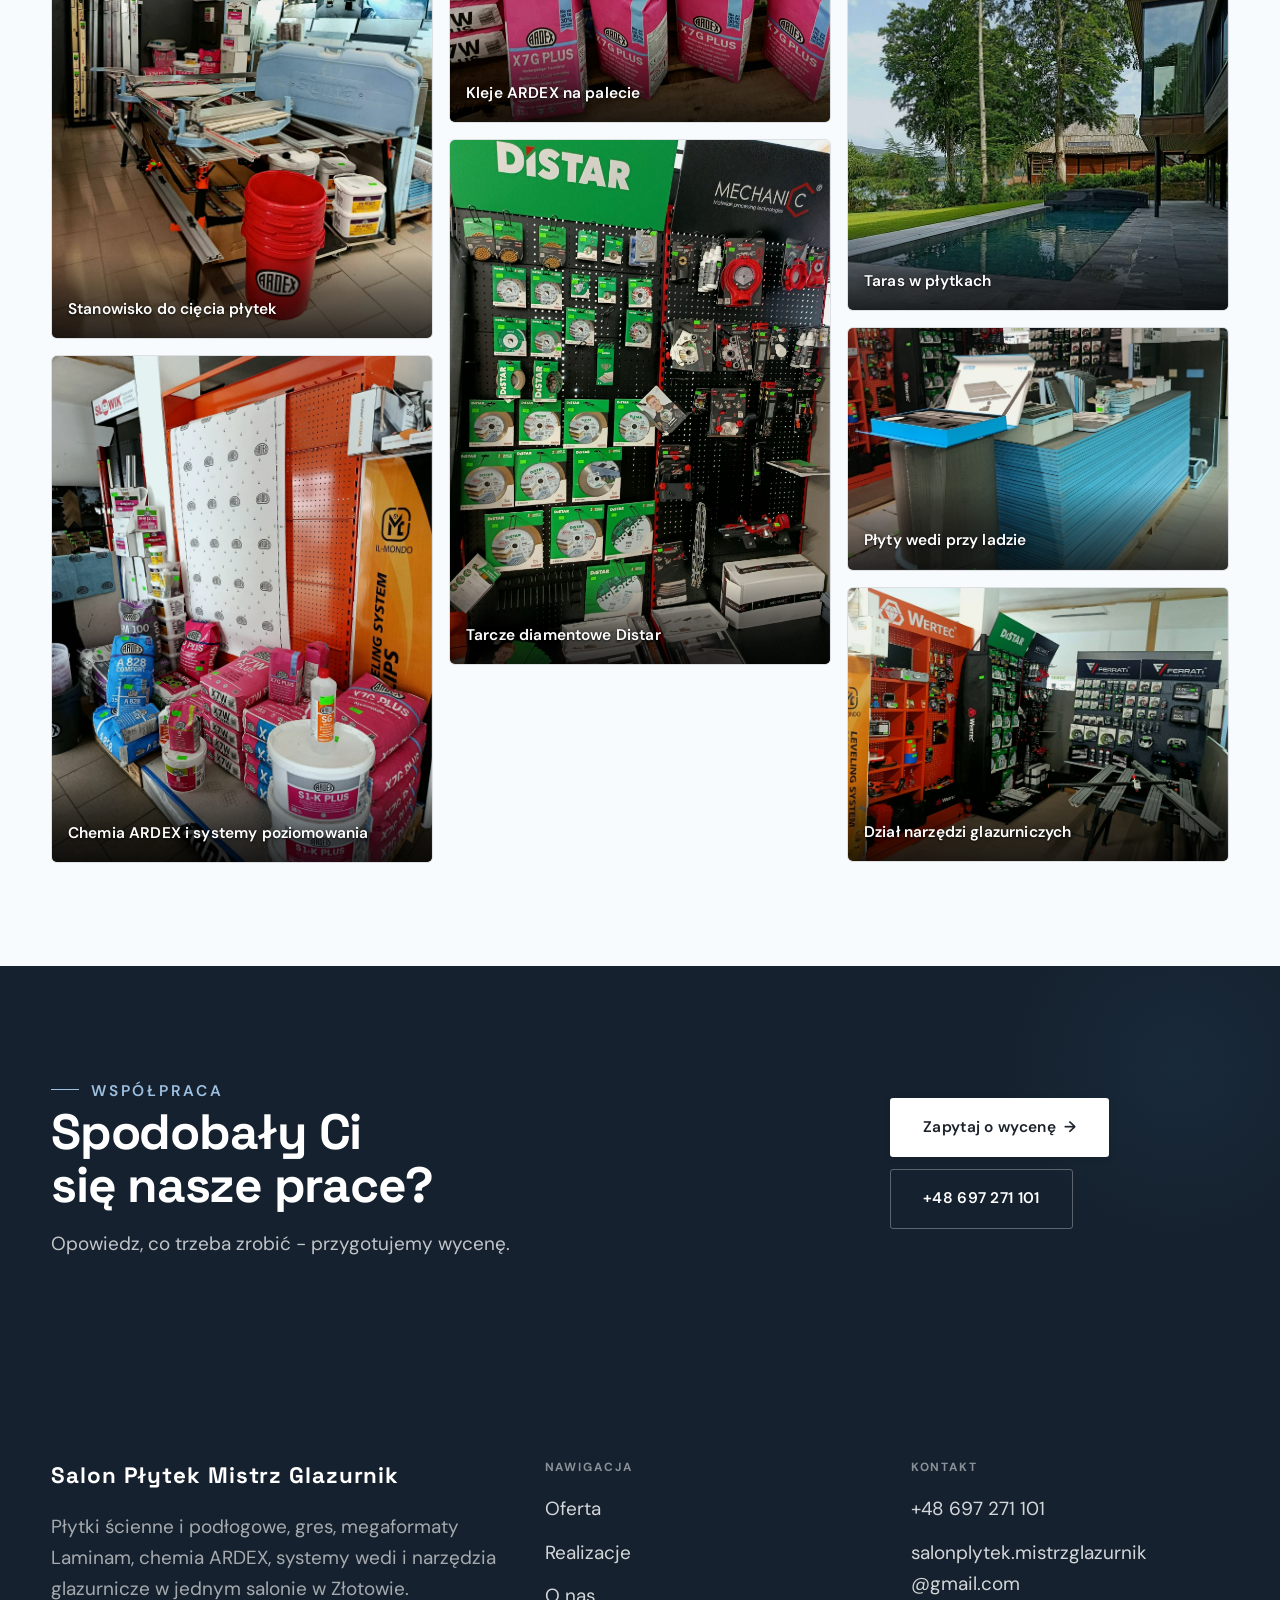
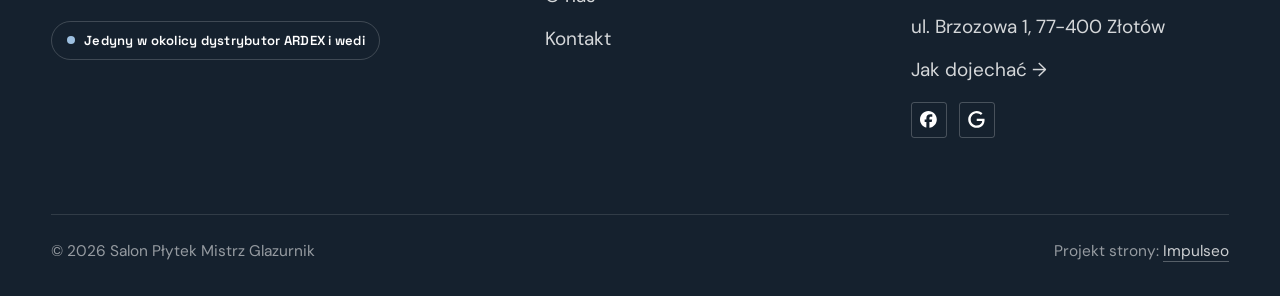
<file: realizacje.html>
<!DOCTYPE html>
<html lang="pl">
<head>
<meta charset="UTF-8">
<meta name="viewport" content="width=device-width, initial-scale=1.0">
<title>Realizacje - Salon Płytek Mistrz Glazurnik</title>
<meta name="description" content="Realizacje Salon Płytek Mistrz Glazurnik: ">
<link rel="canonical" href="https://kris20032.github.io/salon-plytek-mistrz-glazurnik/realizacje.html">
<meta name="robots" content="noindex, nofollow">
<meta property="og:type" content="website">
<meta property="og:locale" content="pl_PL">
<meta property="og:site_name" content="Salon Płytek Mistrz Glazurnik">
<meta property="og:title" content="Realizacje - Salon Płytek Mistrz Glazurnik">
<meta property="og:description" content="Realizacje Salon Płytek Mistrz Glazurnik: ">
<meta property="og:url" content="https://kris20032.github.io/salon-plytek-mistrz-glazurnik/realizacje.html">
<meta property="og:image" content="https://kris20032.github.io/salon-plytek-mistrz-glazurnik/img/og.jpg">
<meta property="og:image:width" content="1200">
<meta property="og:image:height" content="630">
<meta name="twitter:card" content="summary_large_image">
<link rel="preconnect" href="https://fonts.googleapis.com">
<link rel="preconnect" href="https://fonts.gstatic.com" crossorigin>
<link href="https://fonts.googleapis.com/css2?family=Space+Grotesk:wght@500;600;700&family=DM+Sans:opsz,wght@9..40,400;9..40,500;9..40,600&display=swap" rel="stylesheet">
<link rel="stylesheet" href="assets/styles.css?v=c26ea27c">
</head>
<body>

<header class="nav">
  <div class="wrap nav-inner">
    <a class="brand brand-has-logo" href="index.html"><img class="brand-logo" src="img/logo.png" alt="" width="638" height="624" decoding="async"><span class="brand-txt"><span class="bt-1">Salon Płytek</span><span class="bt-2">Mistrz Glazurnik</span></span></a>
    <nav class="nav-links">
      <a href="oferta.html">Oferta</a>
      <a href="realizacje.html" class="active" aria-current="page">Realizacje</a>
      <a href="o-nas.html">O nas</a>
      <a href="kontakt.html">Kontakt</a>
      <a href="tel:+48697271101" class="btn btn-accent">Zadzwoń +48 697 271 101</a>
    </nav>
    <button class="nav-toggle" aria-label="Menu"><span></span><span></span><span></span></button>
  </div>
</header>

<main>
<section class="pagehead">
  <img src="img/g9.jpg" alt="Salon Płytek Mistrz Glazurnik - Nasze prace" width="1920" height="700" decoding="async">
  <div class="wrap">
    <span class="eyebrow">Realizacje</span>
    <h1>Nasze prace</h1>
    <p>Ekspozycja płytek, chemia ARDEX i narzędzia glazurnicze przy Brzozowej 1.</p>
  </div>
</section>
<section>
  <div class="wrap">
    <div class="gallery-masonry">
      <figure class="m-tile reveal"><img src="img/g1.jpg" alt="Ekspozycja płytek Verde" width="960" height="500" decoding="async"><div class="cap">Ekspozycja płytek Verde</div></figure>
      <figure class="m-tile reveal"><img src="img/about.jpg" alt="Płytki drewnopodobne na ekspozycji" width="1456" height="2010" decoding="async"><div class="cap">Płytki drewnopodobne na ekspozycji</div></figure>
      <figure class="m-tile reveal"><img src="img/g2.jpg" alt="Stanowisko do cięcia płytek" width="1536" height="2048" decoding="async"><div class="cap">Stanowisko do cięcia płytek</div></figure>
      <figure class="m-tile reveal"><img src="img/g3.jpg" alt="Chemia ARDEX i systemy poziomowania" width="1600" height="2133" decoding="async"><div class="cap">Chemia ARDEX i systemy poziomowania</div></figure>
      <figure class="m-tile reveal"><img src="img/g4.jpg" alt="Narzędzia Wertec" width="1456" height="2010" decoding="async"><div class="cap">Narzędzia Wertec</div></figure>
      <figure class="m-tile reveal"><img src="img/g5.jpg" alt="Kleje ARDEX na palecie" width="1500" height="2000" decoding="async"><div class="cap">Kleje ARDEX na palecie</div></figure>
      <figure class="m-tile reveal"><img src="img/g6.jpg" alt="Tarcze diamentowe Distar" width="1456" height="2010" decoding="async"><div class="cap">Tarcze diamentowe Distar</div></figure>
      <figure class="m-tile reveal"><img src="img/g7.jpg" alt="Układanie płytek na podłodze" width="768" height="1038" decoding="async"><div class="cap">Układanie płytek na podłodze</div></figure>
      <figure class="m-tile reveal"><img src="img/g8.jpg" alt="Płytka na świeżym kleju" width="960" height="500" decoding="async"><div class="cap">Płytka na świeżym kleju</div></figure>
      <figure class="m-tile reveal"><img src="img/g10.jpg" alt="Duży format na ścianie" width="1920" height="700" decoding="async"><div class="cap">Duży format na ścianie</div></figure>
      <figure class="m-tile reveal"><img src="img/g11.jpg" alt="Taras w płytkach" width="768" height="674" decoding="async"><div class="cap">Taras w płytkach</div></figure>
      <figure class="m-tile reveal"><img src="img/g12.jpg" alt="Płyty wedi przy ladzie" loading="lazy" width="1538" height="978" decoding="async"><div class="cap">Płyty wedi przy ladzie</div></figure>
      <figure class="m-tile reveal"><img src="img/g13.jpg" alt="Dział narzędzi glazurniczych" loading="lazy" width="1680" height="1209" decoding="async"><div class="cap">Dział narzędzi glazurniczych</div></figure>
    </div>
  </div>
</section>
<section class="cta">
  <div class="wrap">
    <div class="reveal">
      <span class="eyebrow">Współpraca</span>
      <h2>Spodobały Ci się nasze prace?</h2>
      <p>Opowiedz, co trzeba zrobić - przygotujemy wycenę.</p>
    </div>
    <div class="cta-actions reveal">
      <a href="kontakt.html" class="btn btn-light">Zapytaj o wycenę <span class="arr">→</span></a>
      <a href="tel:+48697271101" class="btn btn-ghost btn-ghost-cta">+48 697 271 101</a>
    </div>
  </div>
</section>
</main>

<footer>
  <div class="wrap">
    <div class="foot-grid">
      <div class="foot-brand">
        <div class="name">Salon Płytek Mistrz Glazurnik</div>
        <p>Płytki ścienne i podłogowe, gres, megaformaty Laminam, chemia ARDEX, systemy wedi i narzędzia glazurnicze w jednym salonie w Złotowie.</p>
        <p class="foot-dist"><span class="fd-dot" aria-hidden="true"></span>Jedyny w okolicy dystrybutor ARDEX i wedi</p>
      </div>
      <div class="foot-col">
        <h4>Nawigacja</h4>
        <a href="oferta.html">Oferta</a>
        <a href="realizacje.html">Realizacje</a>
        <a href="o-nas.html">O nas</a>
        <a href="kontakt.html">Kontakt</a>
      </div>
      <div class="foot-col">
        <h4>Kontakt</h4>
        <a href="tel:+48697271101">+48 697 271 101</a>
        <a href="mailto:salonplytek.mistrzglazurnik@gmail.com">salonplytek.<wbr>mistrzglazurnik<wbr>@gmail.com</a>
        <p>ul. Brzozowa 1, 77-400 Złotów</p>
        <a href="https://maps.google.com/?cid=15818855128061786419&g_mp=Cidnb29nbGUubWFwcy5wbGFjZXMudjEuUGxhY2VzLlNlYXJjaFRleHQQAhgEIAA" target="_blank" rel="noopener">Jak dojechać →</a>
      <div class="foot-soc">
        <a class="soc" href="https://www.facebook.com/p/Salon-P%C5%82ytek-Mistrz-Glazurnik-61577037667647/" target="_blank" rel="noopener" aria-label="Facebook - Salon Płytek Mistrz Glazurnik"><svg viewBox="0 0 24 24" aria-hidden="true" focusable="false"><path d="M9.101 23.691v-7.98H6.627v-3.667h2.474v-1.58c0-4.085 1.848-5.978 5.858-5.978.401 0 .955.042 1.468.103a8.68 8.68 0 0 1 1.141.195v3.325a8.623 8.623 0 0 0-.653-.036 26.805 26.805 0 0 0-.733-.009c-.707 0-1.259.096-1.675.309a1.686 1.686 0 0 0-.679.622c-.258.42-.374.995-.374 1.752v1.297h3.919l-.386 2.103-.287 1.564h-3.246v8.245C19.396 23.238 24 18.179 24 12.044c0-6.627-5.373-12-12-12s-12 5.373-12 12c0 5.628 3.874 10.35 9.101 11.647Z" fill="currentColor"/></svg></a>
        <a class="soc" href="https://maps.google.com/?cid=15818855128061786419&g_mp=Cidnb29nbGUubWFwcy5wbGFjZXMudjEuUGxhY2VzLlNlYXJjaFRleHQQAhgEIAA" target="_blank" rel="noopener" aria-label="Google - Salon Płytek Mistrz Glazurnik"><svg viewBox="0 0 24 24" aria-hidden="true" focusable="false"><path d="M12.48 10.92v3.28h7.84c-.24 1.84-.853 3.187-1.787 4.133-1.147 1.147-2.933 2.4-6.053 2.4-4.827 0-8.6-3.893-8.6-8.72s3.773-8.72 8.6-8.72c2.6 0 4.507 1.027 5.907 2.347l2.307-2.307C18.747 1.44 16.133 0 12.48 0 5.867 0 .307 5.387.307 12s5.56 12 12.173 12c3.573 0 6.267-1.173 8.373-3.36 2.16-2.16 2.84-5.213 2.84-7.667 0-.76-.053-1.467-.173-2.053H12.48z" fill="currentColor"/></svg></a>
      </div>
      </div>
    </div>
    <div class="foot-bot">
      <span>© 2026 Salon Płytek Mistrz Glazurnik</span>
      <span>Projekt strony: <a class="foot-credit" href="https://impulseo.pl" target="_blank" rel="noopener">Impulseo</a></span>
    </div>
  </div>
</footer>
<div class="sticky-call"><a class="sc-call" href="tel:+48697271101"><svg class="ico-tel" width="16" height="16" viewBox="0 0 24 24" fill="none" aria-hidden="true"><path d="M6.6 10.8a15.5 15.5 0 0 0 6.6 6.6l2.2-2.2a1 1 0 0 1 1-.24 11.4 11.4 0 0 0 3.6.58 1 1 0 0 1 1 1V20a1 1 0 0 1-1 1A17 17 0 0 1 3 4a1 1 0 0 1 1-1h3.5a1 1 0 0 1 1 1c0 1.25.2 2.46.58 3.6a1 1 0 0 1-.25 1l-2.23 2.2Z" fill="currentColor"/></svg> Zadzwoń</a><a class="sc-quote" href="kontakt.html">Zadzwoń do salonu</a></div>
<div class="demo-wazne" data-do="2026-10-05" data-cykl="3" hidden><svg class="dw-ico" width="13" height="13" viewBox="0 0 24 24" fill="none" aria-hidden="true"><circle cx="12" cy="12" r="8.6" stroke="currentColor" stroke-width="1.8"/><path d="M12 7.2V12l3.3 2" stroke="currentColor" stroke-width="1.8" stroke-linecap="round"/></svg><span class="dw-txt"></span></div>

<script src="assets/main.js"></script>
</body>
</html>
</file>
<file: assets/styles.css>
/* ============================================================
   STOLBASZ — premium, architektoniczny B2B fit-out
   Jasna paleta, zero brązu. System wg premium-web-craft.
   Projekt strony: Impulseo (impulseo.pl)
   ============================================================ */

:root{
  /* PALETA — jasna, architektoniczna, chłodna */
  --paper:#F4F6F8;          /* główne tło */
  --paper-2:#E7EBEF;        /* sekcje alternatywne (chłodny jasny szary) */
  --paper-3:#E7EBEF;        /* delikatne wypełnienia */
  --ink:#15212E;            /* tekst główny — chłodny grafit */
  --ink-soft:#243443;       /* nagłówki drugorzędne */
  --muted:#6B7785;          /* tekst poboczny */
  --line:rgba(21,33,46,.12);/* hairline */
  --accent:#E8A317;         /* stonowany petrol-slate — jedyny akcent */
  --accent-d:#C9870C;
  --accent-soft:rgba(232,163,23,.10);
  --dark:#15212E;           /* sekcje ciemne (stopka/CTA) */

  /* HOVER ZDJĘĆ — JEDEN standard dla całego silnika (decyzja K. 04.08.2026, artefakt z wariantami).
     AKTUALNE (K.+Szymon 09.08.2026, wybór z artefaktu 6 wariantów): zoom 1.05 przy 1.4s -
     przy tak długim czasie mocniejszy kadr NIE skacze, tylko „oddycha". Poprzedni standard
     (1.02 / .55s z 04.08) odbierany jako dynamiczny i szybki.
     Spoczynek lekko przygaszony, ale TYLKO tam, gdzie jest mysz (@media hover:hover) —
     na telefonie zdjęcia zostają w pełnej jasności. */
  --img-zoom:1.05;                   /* K.+Szymon 09.08: wariant F z artefaktu porównawczego */
  --img-rest:brightness(.95) saturate(.99);
  --img-hot:brightness(1.06) saturate(1.05);
  --img-dur:1.4s;                    /* K.+Szymon 09.08 (wariant F): powoli = elegancko */
  --img-ease:cubic-bezier(.16,.84,.44,1);  /* miękki ogon, efekt „oddychania" */

  /* ODSTĘPY — skala 4/8 */
  --space-1:4px; --space-2:8px; --space-3:12px; --space-4:16px; --space-5:24px;
  --space-6:32px; --space-7:48px; --space-8:64px; --space-9:96px; --space-10:128px;

  /* TYPOGRAFIA — fluid clamp() (skala podbita 16.07.2026: większe, czytelniejsze litery — uwaga Adama) */
  --text-sm:clamp(.9rem,.87rem + .12vw,1rem);
  --text-base:clamp(1.08rem,1.04rem + .18vw,1.2rem);
  --text-lg:clamp(1.24rem,1.15rem + .34vw,1.44rem);
  --text-h3:clamp(1.34rem,1.22rem + .55vw,1.66rem);
  --text-h2:clamp(2.1rem,1.66rem + 2.1vw,3.1rem);
  --text-h1:clamp(2.9rem,2.1rem + 4vw,5.1rem);

  /* PROMIENIE — architektoniczne, raczej ostre */
  --r-sm:3px; --r-md:6px; --r-lg:10px;

  /* RUCH */
  --ease:cubic-bezier(.25,.46,.45,.94); --dur:.24s;

  /* CIENIE — miękkie, warstwowe */
  --sh-sm:0 1px 2px rgba(16,24,32,.04), 0 2px 8px rgba(16,24,32,.05);
  --sh-md:0 2px 6px rgba(16,24,32,.05), 0 12px 28px -8px rgba(16,24,32,.12);
  --sh-lg:0 6px 14px rgba(16,24,32,.07), 0 26px 56px -18px rgba(16,24,32,.22);

  --hairline:1px solid var(--line);

  --font-display:'Space Grotesk','Inter',sans-serif;
  --font-body:'DM Sans','Inter',sans-serif;
}

*{box-sizing:border-box;margin:0;padding:0}
html{scroll-behavior:smooth}
body{
  font-family:var(--font-body);
  font-size:var(--text-base);
  line-height:1.65;
  color:var(--ink);
  background:var(--paper);
  -webkit-font-smoothing:antialiased;
  text-rendering:optimizeLegibility;
}
img{max-width:100%;height:auto;display:block}  /* height:auto = width/height z atrybutów trzyma proporcje (TOP#12) */
a{color:inherit;text-decoration:none}

.wrap{width:min(92%,1180px);margin-inline:auto}
section{padding-block:clamp(52px,6.5vw,96px)}

h1,h2,h3{font-family:var(--font-display);font-weight:700;line-height:1.08;letter-spacing:-.02em;color:var(--ink)}
h1{font-size:var(--text-h1);letter-spacing:-.035em}
h2{font-size:var(--text-h2);letter-spacing:-.025em}
h3{font-size:var(--text-h3)}
/* MIARA — długość wiersza. WCAG 2.2 SC 1.4.8: max 80 znaków; Butterick: 45–90.
   68ch daje realnie 72–78 znaków polskiego tekstu, czyli z zapasem pod granicą.
   Wcześniej limit miał TYLKO <p> — <li>, <blockquote> i <dd> nie miały żadnego,
   i to jedyny powód, dla którego 23 bloki na dwóch oddanych stronach jadą po
   83–106 znaków w wierszu (pomiar 07.08.2026, bramka `miara`).
   ⚠️ Listy i definicje ograniczamy TYLKO bez klasy: `ul`/`ol` z klasą to u nas
   układ (siatki kafli, menu), a nie tekst ciągły — tam miarę wyznacza układ. */
/* 60ch, nie 68ch (K. 10.08): po zmianie fontów na węższe kroje (DM Sans i spółka)
   w 68ch mieściło się ~90 znaków - bramka pikselowa słusznie zgłaszała przekroczenie
   granicy 80. Pomiar na żywej przeglądarce: 60ch = 90 znaków, 53ch = ~78 znaków, czyli normę WCAG 1.4.8. */
:root{ --miara:53ch }
p{max-width:min(100%,var(--miara))}
blockquote,
ul:not([class])>li, ol:not([class])>li,
dl:not([class])>dd{max-width:min(100%,var(--miara))}

/* ⚠️ Świadomie BEZ wyjątku `.tile p,.card p,.svc p{max-width:none}`, choć nasuwa się sam:
   te akapity BYŁY już ograniczone (stare `p{max-width:65ch}`), więc „wyjątek" nie odblokowałby
   niczego nowego — tylko ROZLUŹNIŁ stan sprzed zmiany na wszystkich demach naraz.
   `figcaption` żadna z reguł wyżej nie dotyczy, więc też nie potrzebuje zwolnienia. */

/* ŁAMANIE. `balance` wyrównuje długości wierszy w nagłówku, `pretty` pilnuje ostatniego
   wiersza akapitu, żeby nie został w nim jeden wyraz. Obsługiwane od Chrome 117 /
   Safari 17.5; starsze przeglądarki po prostu ignorują tę własność.
   `text-wrap:pretty` nie występowało dotąd ANI RAZ w silniku ani w repo klientów. */
h1,h2,h3,.lead,.lede{text-wrap:balance}
p,li,blockquote,dd{text-wrap:pretty}

.eyebrow{
  font-family:var(--font-body);
  font-size:var(--text-sm);
  font-weight:600;
  letter-spacing:.18em;
  text-transform:uppercase;
  color:var(--accent);
  display:inline-flex;align-items:center;gap:var(--space-3);
}
/* flex:none + margin-top = kreska trzyma się PIERWSZEJ linii. Wcześniej align-items:center
   centrowało ją względem całego bloku i przy zawinięciu (długi kicker typu
   „…WNĘTRZ · LESZNO · OD 2019") druga linia lądowała z brzydkim wcięciem. */
.eyebrow{align-items:flex-start}
.eyebrow>*,.eyebrow{text-wrap:balance}   /* dlugi kicker lamal sie na sierote typu samo „2019" w drugiej linii */
.eyebrow::before{content:"";width:28px;height:1px;background:var(--accent);display:inline-block;flex:none;margin-top:.62em}

.muted{color:var(--muted)}
.lead{font-size:var(--text-lg);line-height:1.55;color:var(--ink-soft);max-width:50ch}

/* ---------- BUTTONS ---------- */
.btn{
  display:inline-flex;align-items:center;gap:var(--space-2);
  font-weight:600;font-size:var(--text-sm);letter-spacing:.02em;
  padding:var(--space-4) var(--space-6);
  border-radius:var(--r-sm);
  transition:transform var(--dur) var(--ease),box-shadow var(--dur) var(--ease),background var(--dur) var(--ease);
  cursor:pointer;border:1px solid transparent;
}
.btn-accent{background:var(--accent);color:#fff;box-shadow:var(--sh-sm)}
.btn-accent:hover{background:var(--accent-d);transform:translateY(-2px);box-shadow:var(--sh-md)}
.btn-accent:active{transform:translateY(0);box-shadow:var(--sh-sm)}
.btn-ghost{background:transparent;color:var(--ink);border-color:var(--line)}
.btn-ghost:hover{border-color:var(--accent);color:var(--accent);transform:translateY(-2px)}
.btn-light{background:#fff;color:var(--ink);box-shadow:var(--sh-sm)}
.btn-light:hover{transform:translateY(-2px);box-shadow:var(--sh-md)}
.btn .arr{transition:transform var(--dur) var(--ease)}
.btn:hover .arr{transform:translateX(4px)}

/* ---------- NAV ---------- */
.nav{
  position:sticky;top:0;z-index:50;
  background:color-mix(in srgb,var(--paper) 88%,transparent);
  backdrop-filter:saturate(140%) blur(10px);
  border-bottom:var(--hairline);
}
.nav-inner{display:flex;align-items:center;justify-content:space-between;gap:var(--space-5);height:72px}
/* ANTY-NACHODZENIE (K. 05.08.2026): długa nazwa firmy + przycisk z pełnym numerem nie mieściły się w pasku
   i flex ściskał linki PONIŻEJ ich treści - "Kontakt" wchodził na ramkę "Zadzwoń +48 ...". Teraz ustępuje
   nazwa marki (skrót wielokropkiem), a menu i przycisk nigdy się nie kurczą ani nie zachodzą na siebie. */
.brand{display:flex;flex-direction:column;line-height:1;min-width:0;flex:0 1 auto}
.brand .name{font-family:var(--font-display);font-weight:800;font-size:1.35rem;letter-spacing:.04em;white-space:nowrap;overflow:hidden;text-overflow:ellipsis}
.brand .sub{font-size:.62rem;letter-spacing:.34em;text-transform:uppercase;color:var(--muted);margin-top:5px;white-space:nowrap;overflow:hidden;text-overflow:ellipsis}
.nav-links{display:flex;align-items:center;gap:var(--space-6);flex:0 0 auto}
.nav-links a{font-size:var(--text-sm);font-weight:500;color:var(--ink-soft);position:relative;padding-block:4px;white-space:nowrap;transition:color var(--dur) var(--ease)}
.nav-links a::after{content:"";position:absolute;left:0;bottom:0;width:0;height:1.5px;background:var(--accent);transition:width var(--dur) var(--ease)}
.nav-links a:hover,.nav-links a.active{color:var(--ink)}
.nav-links a:hover::after,.nav-links a.active::after{width:100%}
.nav-links .btn{padding:var(--space-2) var(--space-5)}
/* przyciski w nav: właściwy kolor (przebij .nav-links a) + bez podkreślenia */
.nav-links a.btn-accent{color:#fff}
.nav-links a.btn-ghost,.nav-links a.btn-light{color:var(--ink)}
/* CTA w pasku: NIE podkreślenie spod linków menu, ale ten sam przelatujący błysk,
   co na wszystkich innych przyciskach (zgłoszenie K. 13.08.2026 - „na hero jest efekt
   światła przechodzącego przez przycisk, na navbarze go nie ma, a mają być identyczne").
   Reguła `.nav-links a::after` jest silniejsza od `.btn::after`, więc trzeba jej
   geometrię wyzerować i wpisać połysk z nazwy - samo `display:none` gasiło efekt. */
.nav-links a.btn::after{
  display:block;content:"";position:absolute;inset:0;z-index:-1;pointer-events:none;
  width:auto;height:auto;border-radius:inherit;   /* kasuje geometrię podkreślenia (width:0;height:1.5px) */
  background:linear-gradient(100deg,transparent 32%,rgba(255,255,255,.20) 50%,transparent 68%);
  translate:-120% 0}
@media (prefers-reduced-motion:no-preference){
  .nav-links a.btn:hover::after{translate:120% 0;transition:translate .75s var(--mt-ease,cubic-bezier(.16,.84,.44,1))}
}
.nav-toggle{display:none;background:none;border:none;cursor:pointer;flex-direction:column;gap:5px;padding:8px}
.nav-toggle span{width:24px;height:2px;background:var(--ink);transition:var(--dur)}
/* Ciasny zakres MIĘDZY menu mobilnym a pełnym pulpitem: zbijamy odstępy i nazwę marki,
   żeby wszystko zmieściło się naturalnie, zanim w ogóle dojdzie do skracania wielokropkiem. */
@media(max-width:1280px) and (min-width:921px){
  .nav-links{gap:var(--space-4)}
  .nav-links .btn{padding:var(--space-2) var(--space-4)}
  .brand .name{font-size:1.15rem}
}

/* ---------- HERO (split) ---------- */
.hero{position:relative;overflow:hidden;border-bottom:var(--hairline)}
.hero-grid{display:grid;grid-template-columns:1.05fr .95fr;gap:clamp(24px,4vw,60px);align-items:center;
  padding-block:clamp(36px,4.5vw,64px)}
.hero-copy .eyebrow{margin-bottom:var(--space-5)}
.hero-copy h1{margin-bottom:var(--space-5)}
.hero-copy .lead{margin-bottom:var(--space-7)}
.hero-actions{display:flex;flex-wrap:wrap;gap:var(--space-4)}
.hero-art{position:relative;aspect-ratio:4/3;border-radius:var(--r-lg);overflow:hidden;box-shadow:var(--sh-lg)}
.hero-art img{width:100%;height:100%;object-fit:cover}
.hero-art::after{content:"";position:absolute;inset:0;background:linear-gradient(180deg,transparent 55%,rgba(18,24,28,.28))}
.hero-badge{position:absolute;left:var(--space-5);bottom:var(--space-5);z-index:2;
  background:rgba(252,252,251,.94);backdrop-filter:blur(4px);
  border-radius:var(--r-md);padding:var(--space-4) var(--space-5);box-shadow:var(--sh-md);max-width:78%}
.hero-badge strong{display:block;font-family:var(--font-display);font-size:1rem;letter-spacing:-.01em}
.hero-badge span{font-size:var(--text-sm);color:var(--muted)}

/* ---------- HERO duży / kinowy (strona główna) ---------- */
.hero-cine{position:relative;min-height:clamp(560px,82vh,840px);min-height:clamp(560px,82svh,840px);display:flex;align-items:center;overflow:hidden;border-bottom:var(--hairline)}
.hero-cine>img{position:absolute;inset:0;width:100%;height:100%;object-fit:cover;z-index:0}
.hero-cine::after{content:"";position:absolute;inset:0;z-index:1;
  background:linear-gradient(95deg,rgba(13,18,23,.86) 0%,rgba(13,18,23,.64) 32%,rgba(13,18,23,.24) 62%,rgba(13,18,23,.04) 100%)}
.hero-cine .wrap{position:relative;z-index:2;padding-block:var(--space-8)}
.hero-cine .hero-copy{max-width:660px}
.hero-cine .eyebrow{color:#fff;margin-bottom:var(--space-5)}
.hero-cine .eyebrow::before{background:#fff}
.hero-cine h1{color:#fff;margin-bottom:var(--space-5);font-size:clamp(2.9rem,2rem + 4.4vw,5.2rem);text-wrap:balance}
.hero-cine .lead{color:rgba(255,255,255,.92);max-width:48ch;margin-bottom:var(--space-7)}
.hero-cine .hero-actions{display:flex;flex-wrap:wrap;gap:var(--space-4)}
/* NISKIE OKNO (laptop z dokiem i paskami przeglądarki ma ~700-780 px wysokości widoku):
   H1 do 5.2rem + długi lead nie mieściły się i przyciski wypadały POD krawędź ekranu -
   klient widział stronę bez ani jednego CTA. Skalujemy w dół, zamiast przycinać treść. */
@media(min-width:821px) and (max-height:820px){
  .hero-cine{min-height:clamp(520px,94svh,780px)}
  .hero-cine .wrap{padding-block:var(--space-6)}
  .hero-cine h1{font-size:clamp(2.2rem,1.5rem + 2.6vw,3.6rem);margin-bottom:var(--space-4)}
  .hero-cine .eyebrow{margin-bottom:var(--space-4)}
  .hero-cine .lead{margin-bottom:var(--space-5);max-width:44ch}
}
@media(max-width:680px){
  .hero-cine{min-height:clamp(520px,76vh,640px);min-height:clamp(520px,76svh,640px);align-items:flex-end}
  .hero-cine::after{background:linear-gradient(0deg,rgba(13,18,23,.9) 6%,rgba(13,18,23,.45) 55%,rgba(13,18,23,.25) 100%)}
  .hero-cine .wrap{padding-bottom:var(--space-9)}
  /* TELEFON (~90% oglądających): lead potrafił zająć 8 linii i zepchnąć CTA poza pierwszy ekran.
     Zwężamy interlinię i skalę - treści nie ucinamy, bo to ona sprzedaje. */
  .hero-cine .lead{font-size:.98rem;line-height:1.5;margin-bottom:var(--space-5)}
  .hero-cine .eyebrow{font-size:.72rem;letter-spacing:.13em;margin-bottom:var(--space-4)}
  .hero-cine .eyebrow::before{width:20px}
  .hero-cine h1{margin-bottom:var(--space-4)}
}

/* full-bleed hero variant (podstrony) */
.pagehead{position:relative;min-height:46vh;min-height:46svh;display:flex;align-items:flex-end;overflow:hidden;border-bottom:var(--hairline)}
.pagehead img{position:absolute;inset:0;width:100%;height:100%;object-fit:cover}
/* 10.08.2026 (decyzja K.): mocniejsze przyciemnienie + cień pod tekstem. Bramka mierzyła na
   nagłówkach podstron 3,38-3,43:1 przy wymaganych 4,5 — jasne zdjęcie (hala, śnieg, niebo)
   podchodziło pod biały tekst. Zdjęcia klientów są różne, więc kontrast musi dawać WARSTWA,
   a nie szczęśliwy dobór kadru. */
.pagehead::after{content:"";position:absolute;inset:0;background:linear-gradient(180deg,rgba(18,24,28,.40),rgba(18,24,28,.76))}
.pagehead .wrap{position:relative;z-index:2;padding-block:var(--space-9);color:#fff}
.pagehead h1{color:#fff;max-width:18ch;text-shadow:0 2px 16px rgba(0,0,0,.55)}
.pagehead .eyebrow{color:#fff}
.pagehead .eyebrow::before{background:#fff}
.pagehead p{color:rgba(255,255,255,.92);margin-top:var(--space-4);max-width:54ch;text-shadow:0 1px 12px rgba(0,0,0,.5)}

/* ---------- STRIP (pasek skrótów / liczby) ---------- */
.strip{background:var(--dark);color:#fff}
/* PASEK HASEŁ — standard 04.08.2026 (decyzja K.): 5 haseł w JEDNYM rzędzie, tekst WYŚRODKOWANY,
   węższe marginesy boczne niż reszta strony (pasek ma iść szerzej), równe wysokości kolumn. */
.strip .wrap{width:min(96%,1440px);display:grid;grid-template-columns:repeat(5,1fr);
  gap:var(--space-5);padding-block:var(--space-7);align-items:stretch}
.strip .item .k{font-family:var(--font-display);font-size:clamp(1.05rem,.82rem + .85vw,1.55rem);
  font-weight:800;letter-spacing:-.02em;color:#fff;line-height:1.18;text-wrap:balance}
.strip .item .v{font-size:var(--text-sm);color:rgba(255,255,255,.66);margin-top:var(--space-2);line-height:1.4}
.strip .item{border-left:2px solid var(--accent);padding-inline:var(--space-4);
  text-align:center;display:flex;flex-direction:column;justify-content:center}
/* liczba kolumn = liczba haseł, żeby ostatnie nie zostawało samo w drugim rzędzie.
   Klasę n-N nadaje multipage.py; domyślnie (bez klasy) pasek jest 5-kolumnowy. */
.strip.n-2 .wrap{grid-template-columns:repeat(2,1fr)}
.strip.n-3 .wrap{grid-template-columns:repeat(3,1fr)}
.strip.n-4 .wrap{grid-template-columns:repeat(4,1fr);gap:var(--space-6)}
.strip.n-4 .item .k{font-size:clamp(1.3rem,1rem + 1.1vw,2rem)}
.strip.n-6 .wrap{grid-template-columns:repeat(6,1fr);gap:var(--space-4)}
.strip.n-6 .item .k{font-size:clamp(.98rem,.8rem + .7vw,1.35rem)}
/* równe łamanie: zamiast "długa linia + jedno słowo" obie linie zbliżonej długości */
.strip .item .k{text-wrap:balance}

/* ---------- SECTION HEAD ---------- */
.head{max-width:48rem;margin-bottom:var(--space-8)}
.head.center{margin-inline:auto;text-align:center}
.head .eyebrow{margin-bottom:var(--space-4)}
.head h2{margin-bottom:var(--space-4)}
.head p{color:var(--muted);font-size:var(--text-lg);line-height:1.55}
.head.center p{margin-inline:auto}

/* ---------- INTRO SPLIT ---------- */
.split{display:grid;grid-template-columns:.92fr 1.08fr;gap:clamp(28px,5vw,80px);align-items:center}
.split.rev{grid-template-columns:1.08fr .92fr}
.split.rev .split-art{order:-1}
.split-art{position:relative;aspect-ratio:5/4;border-radius:var(--r-lg);overflow:hidden;box-shadow:var(--sh-lg)}
.split-art img{width:100%;height:100%;object-fit:cover}
.split-copy h2{margin-bottom:var(--space-5)}
.split-copy p+p{margin-top:var(--space-4)}
.split-copy .btn{margin-top:var(--space-6)}

/* ---------- SERVICES (zakres) ---------- */
.svc-grid{display:grid;grid-template-columns:repeat(auto-fit,minmax(280px,1fr));gap:var(--space-5)}
.svc{background:#fff;border:var(--hairline);border-radius:var(--r-md);padding:var(--space-7) var(--space-6);
  transition:transform var(--dur) var(--ease),box-shadow var(--dur) var(--ease),border-color var(--dur) var(--ease);
  position:relative;overflow:hidden}
.svc::before{content:"";position:absolute;left:0;top:0;width:3px;height:0;background:var(--accent);transition:height var(--dur) var(--ease)}
.svc:hover{transform:translateY(-4px);box-shadow:var(--sh-md);border-color:transparent}
.svc:hover::before{height:100%}
.svc .ic{font-family:var(--font-display);font-size:.8rem;font-weight:700;letter-spacing:.12em;color:var(--accent);margin-bottom:var(--space-4)}
.svc h3{margin-bottom:var(--space-3);font-size:1.22rem}
.svc p{color:var(--muted);font-size:var(--text-base);line-height:1.6}

/* big detailed service rows */
.svc-row{display:grid;grid-template-columns:.8fr 1.2fr;gap:clamp(20px,4vw,60px);align-items:center;padding-block:var(--space-8)}
.svc-row+.svc-row{border-top:var(--hairline)}
.svc-row.rev{grid-template-columns:1.2fr .8fr}
/* Naprzemienny układ wierszy oferty: co drugi wiersz ma zdjęcie po PRAWEJ.
   Było `order:-1` — martwy kod, bo zdjęcie i tak jest pierwszym dzieckiem w HTML,
   więc wszystkie wiersze wyglądały identycznie (zdjęcie zawsze z lewej), a `rev`
   zmieniało tylko szerokość kolumn. Znalezione 29.07.2026 przy różnicowaniu kierunków
   animacji (pomiar pozycji: art.mid 390/502 przy row.mid 756 — zawsze lewa strona). */
.svc-row.rev .svc-row-art{order:2}
.svc-row-art{aspect-ratio:4/3;border-radius:var(--r-md);overflow:hidden;box-shadow:var(--sh-md)}
.svc-row-art img{width:100%;height:100%;object-fit:cover}
.svc-row h3{font-size:1.5rem;margin-bottom:var(--space-4)}
.svc-row .num{font-family:var(--font-display);font-size:.85rem;font-weight:700;letter-spacing:.14em;color:var(--accent);display:block;margin-bottom:var(--space-3)}
.svc-row ul{list-style:none;margin-top:var(--space-4);display:flex;flex-direction:column;gap:var(--space-2)}
.svc-row li{position:relative;padding-left:var(--space-5);color:var(--muted);font-size:var(--text-base)}
.svc-row li::before{content:"";position:absolute;left:0;top:.62em;width:8px;height:1px;background:var(--accent)}

/* ---------- GALLERY (realizacje) ---------- */
.gallery{display:grid;grid-template-columns:repeat(12,1fr);gap:var(--space-4);grid-auto-rows:200px}
/* GALERIA MASONRY — pionowe zdjęcia (portrety beauty/wellness) bez przycinania: kolumny, height auto */
.gallery-masonry{column-count:3;column-gap:var(--space-4)}
@media(max-width:900px){.gallery-masonry{column-count:2}}
@media(max-width:560px){.gallery-masonry{column-count:1}}
.gallery-masonry .m-tile{break-inside:avoid;margin:0 0 var(--space-4);padding:0;position:relative;overflow:hidden;border-radius:var(--r-md);border:1px solid var(--line)}
.gallery-masonry .m-tile img{width:100%;height:auto;display:block}
.gallery-masonry .m-tile .cap{position:absolute;left:0;right:0;bottom:0;padding:var(--space-4);color:#fff;background:linear-gradient(0deg,rgba(0,0,0,.55),transparent);font-size:var(--text-sm)}
.gallery-masonry .m-tile .cap small{display:block;font-weight:400;opacity:.78;letter-spacing:.04em;text-transform:uppercase;font-size:.66rem;margin-top:3px}
.tile{position:relative;overflow:hidden;border-radius:var(--r-md);box-shadow:var(--sh-sm);
  transition:transform var(--dur) var(--ease),box-shadow var(--dur) var(--ease)}
.tile img{width:100%;height:100%;object-fit:cover;
  transition:transform var(--img-dur) var(--img-ease),filter var(--img-dur) var(--img-ease)}
.tile:hover{box-shadow:var(--sh-md)}
.tile .cap{position:absolute;left:0;right:0;bottom:0;padding:var(--space-5) var(--space-4) var(--space-4);
  /* mocniejszy spad + cien pod tekstem: na JASNYCH zdjeciach klienta (biale fronty, sciany)
     slaby gradient dawal kontrast ~1.5:1 zamiast wymaganych 3.6:1 (bramka wygladu, 10.08.2026) */
  background:linear-gradient(transparent 10%,rgba(18,24,28,.55) 40%,rgba(18,24,28,.88) 68%,rgba(18,24,28,.99));color:#fff;
  text-shadow:0 1px 2px rgba(0,0,0,.85),0 2px 10px rgba(0,0,0,.55);
  font-size:var(--text-sm);font-weight:600;letter-spacing:.01em;
  opacity:0;transform:translateY(8px);transition:var(--dur) var(--ease)}
.tile:hover .cap{opacity:1;transform:translateY(0)}
.tile .cap small{display:block;font-weight:400;opacity:.78;letter-spacing:.04em;text-transform:uppercase;font-size:.66rem;margin-top:3px}
/* bento spans */
.t-wide{grid-column:span 6}
.t-tall{grid-column:span 6;grid-row:span 2}
.t-std{grid-column:span 6}
.t-third{grid-column:span 4}
.t-two3{grid-column:span 8}

/* ---------- TRUST / WIARYGODNOŚĆ ---------- */
.trust{background:var(--paper-2)}
.trust-grid{display:grid;grid-template-columns:repeat(auto-fit,minmax(240px,1fr));gap:var(--space-5);margin-top:var(--space-7)}
.trust-card{background:#fff;border-radius:var(--r-md);padding:var(--space-7) var(--space-6);box-shadow:var(--sh-sm);border-top:3px solid var(--accent)}
.trust-card .big{font-family:var(--font-display);font-size:clamp(1.8rem,1.3rem + 1.6vw,2.6rem);font-weight:800;letter-spacing:-.02em;color:var(--ink);line-height:1}
.trust-card h3{font-size:1.12rem;margin:var(--space-3) 0 var(--space-2)}
.trust-card p{color:var(--muted);font-size:var(--text-base);line-height:1.55}

/* ---------- CTA band ---------- */
.cta{background:var(--dark);color:#fff;position:relative;overflow:hidden}
/* telefon w CTA: na ciemnym tle biały (domyślnie), rodziny z JASNYM tłem CTA
   nadpisują to u siebie - wcześniej kolor siedział w stylu inline i wygrywał z rodziną. */
.cta .btn-ghost-cta{color:#fff;border-color:rgba(255,255,255,.3)}
.cta .wrap{display:grid;grid-template-columns:1.4fr .6fr;gap:var(--space-7);align-items:center;position:relative;z-index:2}
.cta h2{color:#fff;max-width:20ch}
.cta p{color:rgba(255,255,255,.74);margin-top:var(--space-4)}
.cta-actions{display:flex;flex-direction:column;gap:var(--space-3);align-items:flex-start}
.cta::before{content:"";position:absolute;right:-80px;top:-80px;width:360px;height:360px;border-radius:50%;
  background:radial-gradient(circle,var(--accent-soft),transparent 70%)}

/* ---------- CONTACT ---------- */
.contact-grid{display:grid;grid-template-columns:.85fr 1.15fr;gap:clamp(28px,4vw,56px);align-items:start}
.info-list{display:flex;flex-direction:column;gap:var(--space-2)}
.info-row{display:flex;gap:var(--space-4);align-items:flex-start;padding-block:var(--space-4);border-bottom:var(--hairline)}
.info-row .ic{flex:none;width:42px;height:42px;display:grid;place-items:center;border-radius:50%;
  background:var(--accent-soft);color:var(--accent);font-size:1.05rem}
.info-row .lbl{font-size:.72rem;letter-spacing:.14em;text-transform:uppercase;color:var(--muted)}
.info-row .val{font-weight:600;font-size:var(--text-base);margin-top:2px}
.info-row a.val:hover{color:var(--accent)}
.map{border:none;border-radius:var(--r-lg);box-shadow:var(--sh-md);width:100%;height:100%;min-height:380px;filter:grayscale(.2) contrast(1.02)}
.form{background:#fff;border:var(--hairline);border-radius:var(--r-lg);padding:clamp(24px,3vw,40px);box-shadow:var(--sh-sm)}
.form .fld{margin-bottom:var(--space-5)}
.form label{display:block;font-size:var(--text-sm);font-weight:600;margin-bottom:var(--space-2)}
.form input,.form textarea{width:100%;font-family:inherit;font-size:var(--text-base);color:var(--ink);
  padding:var(--space-4);border:var(--hairline);border-radius:var(--r-sm);background:var(--paper);transition:border-color var(--dur)}
.form input:focus,.form textarea:focus{outline:none;border-color:var(--accent);background:#fff}
.form textarea{resize:vertical;min-height:120px}
.form .note{font-size:var(--text-sm);color:var(--muted);margin-top:var(--space-3)}

/* ---------- FOOTER ---------- */
footer{background:var(--dark);color:#fff;padding-block:var(--space-9) var(--space-6)}
.foot-grid{display:grid;grid-template-columns:1.4fr 1fr 1fr;gap:var(--space-7);margin-bottom:var(--space-8)}
.foot-brand .name{font-family:var(--font-display);font-weight:800;font-size:1.4rem;letter-spacing:.04em}
.foot-brand p{color:rgba(255,255,255,.62);margin-top:var(--space-4);font-size:var(--text-base);max-width:38ch}
.foot-col h4{font-size:.74rem;letter-spacing:.16em;text-transform:uppercase;color:rgba(255,255,255,.5);margin-bottom:var(--space-4)}
.foot-col a,.foot-col p{display:block;color:rgba(255,255,255,.82);font-size:var(--text-base);margin-bottom:var(--space-3)}
.foot-col a:hover{color:#fff}
.foot-bot{border-top:1px solid rgba(255,255,255,.12);padding-top:var(--space-5);display:flex;justify-content:space-between;flex-wrap:wrap;gap:var(--space-3);
  font-size:var(--text-sm);color:rgba(255,255,255,.55)}
.foot-bot a:hover{color:#fff}
/* Podpis w stopce = klikalny link do impulseo.pl (31.07.2026). Ma być WIDOCZNIE klikalny,
   ale nie krzyczeć - stąd sam kolor jaśniejszy + delikatne podkreślenie na najeździe. */
.foot-bot a.foot-credit{color:rgba(255,255,255,.78);text-decoration:none;border-bottom:1px solid rgba(255,255,255,.28)}
.foot-bot a.foot-credit:hover{color:#fff;border-bottom-color:#fff}

/* ---------- REVEAL ---------- */
.reveal{opacity:0;transform:translateY(22px);transition:opacity .6s var(--ease),transform .6s var(--ease)}
.reveal.in{opacity:1;transform:none}

/* ---------- RESPONSIVE ---------- */
@media(max-width:920px){
  .hero-grid,.split,.split.rev,.svc-row,.svc-row.rev,.cta .wrap,.contact-grid,.foot-grid{grid-template-columns:1fr}
  .split.rev .split-art,.svc-row.rev .svc-row-art{order:0}
  .hero-art{aspect-ratio:16/10;max-height:420px}
  .strip .wrap,.strip.n-2 .wrap,.strip.n-3 .wrap,.strip.n-4 .wrap,.strip.n-6 .wrap{grid-template-columns:repeat(2,1fr);gap:var(--space-6)}
  .strip .item .k,.strip.n-6 .item .k{font-size:clamp(1.3rem,1.1rem + 1vw,2rem)}
  .gallery{grid-auto-rows:180px}
  .t-wide,.t-tall,.t-std,.t-third,.t-two3{grid-column:span 6}
  .t-tall{grid-row:span 1}
  .cta-actions{flex-direction:row;flex-wrap:wrap}
  .foot-grid{gap:var(--space-6)}
}
@media(max-width:680px){
  .nav-links{position:fixed;inset:72px 0 auto 0;background:var(--paper);flex-direction:column;align-items:stretch;
    gap:0;padding:var(--space-4) 6%;border-bottom:var(--hairline);box-shadow:var(--sh-md);
    transform:translateY(-120%);transition:transform var(--dur) var(--ease)}
  .nav-links.open{transform:translateY(0)}
  .nav-links a{padding-block:var(--space-4);border-bottom:var(--hairline)}
  .nav-links .btn{margin-top:var(--space-3);justify-content:center}
  .nav-toggle{display:flex}
  .strip .wrap,.strip.n-2 .wrap,.strip.n-3 .wrap,.strip.n-4 .wrap,.strip.n-6 .wrap{grid-template-columns:1fr}
  .gallery{grid-template-columns:repeat(6,1fr)}
  .foot-grid{grid-template-columns:1fr}
}
@media(prefers-reduced-motion:reduce){
  /* audyt 09.08 TOP#14: samo skrócenie duration przy animacji INFINITE = stroboskop
     (pętla .01ms miga ekranem); iteration-count:1 gasi pętlę naprawdę. Pseudoelementy
     też - tła hero (gastro/studio) animują ::before/img, blanket na * ich nie łapał. */
  *,*::before,*::after{animation-duration:.01ms!important;animation-iteration-count:1!important;animation-delay:0s!important;transition:none!important}
  .reveal{opacity:1!important;transform:none!important}
  html{scroll-behavior:auto}
}

/* ============================================================
   PREMIUM LAYER — destylat deep-researchu branż (anty-AI, spokój).
   Zmienne STOLBASZ (--accent/--ink/--paper/--line/--dark). Ruch ledwo
   zauważalny, krzywa cubic-bezier(.16,.84,.44,1); prefers-reduced-motion
   pokryte blanketem wyżej. Karty hairline zamiast cieni = #1 sygnał „nie-AI".
   ============================================================ */

/* więcej oddechu między sekcjami (liderzy: 110-130px) */
section{padding-block:clamp(64px,8vw,128px)}

/* 1) Aksamitny reveal — dłuższa, miękka krzywa zamiast „skoku" */
.reveal{transition:opacity .9s cubic-bezier(.16,.84,.44,1),transform .9s cubic-bezier(.16,.84,.44,1);will-change:opacity,transform}
/* stagger TYLKO w galerii (tam pozycja = porządek dzieci) */
.gallery .reveal:nth-child(2){transition-delay:.07s}
.gallery .reveal:nth-child(3){transition-delay:.14s}
.gallery .reveal:nth-child(4){transition-delay:.21s}
.gallery .reveal:nth-child(5){transition-delay:.28s}
.gallery .reveal:nth-child(6){transition-delay:.35s}

/* 2) Hero STATYCZNY na .hero-cine — Ken Burns CAŁKIEM WYŁĄCZONY 26.06 (3. zgłoszenie Szymona).
   GENEZA: animowanie scale na <img> hero z teksturami (cegły/framugi) re-samplinguje obraz
   klatka po klatce → na części ekranów drobne drganie/shimmer = „heroshot się trzęsie".
   translateY usunięto wcześniej, scale-only + will-change/GPU NIE wystarczyły do GWARANCJI gładkości.
   Krzysztof zażądał pewności („make sure, że błąd się nie pojawi") > efekt. Zero animacji = 0% drgania.
   Delikatny zoom zostaje TYLKO w pełnoekranowych hero gastro/studio (hg-bg/hs-bg — tło, inny
   mechanizm, chwalone, nigdy nie zgłaszane). NIE wracać do KB na .hero-cine bez realnego testu
   na sprzęcie klienta — to ryzyko regresji „trzęsienia”. */
/* BEZPIECZNY "wow" na hero = jednorazowy FADE-IN (opacity), nie zoom.
   opacity nie dotyka bitmapy → gładkie na KAŻDYM zdjęciu/ekranie/GPU, zero ryzyka migotania.
   Geometryczny ruch (scale/translate) na .hero-cine jest ZAKAZANY (bramka pilnuje). */
@keyframes heroFade{from{opacity:0}to{opacity:1}}
.hero-cine>img{transform:none;animation:heroFade 1.1s ease-out both}

/* 3) Akcentowy hairline pod nagłówkiem sekcji, który „rysuje się" przy wejściu */
.head h2{position:relative;padding-bottom:18px}
.head h2::after{content:"";position:absolute;left:0;bottom:0;height:1px;width:0;background:var(--accent);transition:width 1s cubic-bezier(.16,.84,.44,1) .15s}
.head.center h2::after{left:50%;transform:translateX(-50%)}
.head.reveal.in h2::after,.head.center.reveal.in h2::after{width:54px}

/* 4) Karty HAIRLINE zamiast cieni/zaokrągleń (najmocniejszy anty-AI detal) */
.svc{background:transparent;border:1px solid var(--line);border-radius:var(--r-sm);box-shadow:none}
.svc:hover{box-shadow:none;border-color:var(--accent);transform:translateY(-3px)}
.trust-card{background:transparent;box-shadow:none;border:1px solid var(--line);border-top:2px solid var(--accent);border-radius:var(--r-sm)}
.tile{box-shadow:none;border-radius:var(--r-sm)}
.tile:hover{box-shadow:none}

/* 5) Sticky-nav kondensuje się po przewinięciu (sygnał dopracowania) */
.nav{transition:box-shadow .4s ease,background .4s ease}
.nav.is-stuck{box-shadow:0 1px 0 var(--line),0 14px 30px -24px rgba(0,0,0,.45)}
.nav-inner{transition:height .35s var(--ease)}
.nav.is-stuck .nav-inner{height:60px}

/* 6) MANIFESTO — pełnoekranowy cytat-bohater (zastępuje generyczne „Dlaczego my") */
.manifesto{background:var(--paper-2);text-align:center}
.manifesto .wrap{max-width:60rem}
.manifesto p{font-family:var(--font-display);font-style:italic;font-size:clamp(1.6rem,1rem + 2.4vw,2.8rem);line-height:1.32;color:var(--ink-soft);margin-inline:auto;max-width:26ch;position:relative;padding-top:var(--space-8)}
.manifesto p::before{content:"";position:absolute;top:0;left:50%;transform:translateX(-50%);width:54px;height:1px;background:var(--accent)}
.manifesto p span{color:var(--accent);font-style:italic}

/* 7) GATEWAYS — 3 duże bramy-zdjęcia (zamiast paska menu usług) */
.gateways{display:grid;grid-template-columns:repeat(3,1fr);gap:var(--space-4)}
.gateway{position:relative;aspect-ratio:3/4;overflow:hidden;border-radius:var(--r-sm);display:block}
.gateway img{width:100%;height:100%;object-fit:cover;
  transition:transform var(--img-dur) var(--img-ease),filter var(--img-dur) var(--img-ease)}
.gateway::after{content:"";position:absolute;inset:0;background:linear-gradient(180deg,transparent 38%,rgba(18,24,28,.74))}
/* ===== HOVER ZDJĘĆ — jedno miejsce dla WSZYSTKICH kafli ze zdjęciem (K. 04.08.2026) ===== */
@media(hover:hover){
  .tile img,.gateway img,.m-tile img{filter:var(--img-rest)}
  .tile:hover img,
  .gateway:hover img,
  .m-tile:hover img{transform:scale(var(--img-zoom));filter:var(--img-hot)}
}
.m-tile img{transition:transform var(--img-dur) var(--img-ease),filter var(--img-dur) var(--img-ease)}
.gateway .g-ttl{position:absolute;left:0;right:0;bottom:0;z-index:2;padding:var(--space-6) var(--space-5);color:#fff;font-family:var(--font-display);font-size:1.45rem;letter-spacing:-.01em;line-height:1.15}
.gateway .g-ttl small{display:block;font-family:var(--font-body);font-size:var(--text-sm);font-weight:400;opacity:.82;letter-spacing:.03em;margin-top:5px}
@media(max-width:760px){.gateways{grid-template-columns:1fr}.gateway{aspect-ratio:16/10}}

/* 8) LOGO klienta w nagłówku (gdy podane --logo) */
/* 52px domyślnie (feedback Bartka 06.07.2026: 40px ginęło, uwaga padła 3x; ~56px sprawdzone na żywym demie anna-borowiec-makeup) */
.brand-logo{height:64px;width:auto;max-width:300px;object-fit:contain;display:block}
.nav.is-stuck .brand-logo{height:52px}
@media(max-width:680px){.brand-logo{height:46px;max-width:210px}}


/* === RWD: nagłówki na wąskich ekranach (dodane 17.07.2026 razem z fixem clamp) ===
   Po przywróceniu działania clamp() dolna granica --text-h1 (2.9rem) rozpychała
   dokument przy długich polskich słowach na telefonach. Tu ją zjeżdżamy. */
@media (max-width:560px){
  :root{
    --text-h1:clamp(1.9rem, 1.15rem + 4.4vw, 2.7rem);
    --text-h2:clamp(1.5rem, 1rem + 3vw, 2.1rem);
  }
  .hero-cine h1{font-size:clamp(1.9rem, 1.15rem + 4.4vw, 2.7rem)}
  h1,h2{overflow-wrap:break-word}
}

/* GODZINY (godziny_grid z briefu) — dzień po lewej, godziny po prawej. Wcześniej BRAK stylu
   powodował sklejenie "Poniedziałek-Piątek8:00-20:00" (dodane 2026-07-21). Neutralne dla dem bez grafiku. */
.godz{display:flex;flex-direction:column;gap:2px;max-width:440px;margin-top:8px}
.godz-row{display:flex;justify-content:space-between;align-items:baseline;gap:24px;padding:10px 0;border-bottom:1px solid var(--line)}
.godz-row:last-child{border-bottom:0}
.godz-row b{font-weight:600;color:var(--ink)}
.godz-row span{color:var(--muted);white-space:nowrap}

/* === FAQ (lekcja 08.08.2026) ===
   Sekcja faq_klinika() trafia NIE tylko do rodziny „klinika" (multipage.py: także układ FACHOWCY),
   a style leżały wyłącznie w families/klinika.css — u hydraulika/dekarza FAQ renderowało się jako
   goła lista <details> z domyślnym trójkącikiem przeglądarki (wpadka: demo Instalatorstwo Gała).
   Dlatego baza. Rodzina może to nadpisać na wierzchu. */
.faq-list{max-width:48rem;margin:var(--space-8) auto 0;display:flex;flex-direction:column;gap:var(--space-3)}
.faq-item{border:1px solid var(--line);border-radius:var(--r-md);background:var(--paper);padding:var(--space-4) var(--space-5)}
.faq-item summary{font-family:var(--font-display);font-weight:600;color:var(--ink);cursor:pointer;list-style:none;display:flex;justify-content:space-between;gap:1rem}
.faq-item summary::-webkit-details-marker{display:none}
.faq-item summary::after{content:"+";color:var(--accent-d);font-weight:700;font-size:1.2rem;line-height:1}
.faq-item[open] summary::after{content:"-"}
.faq-item p{color:var(--ink-soft);font-size:var(--text-base);line-height:1.6;margin:var(--space-3) 0 0}

/* === LICZBA OPINII PRZY SEKCJI OPINII (08.08.2026, wzorzec irismeble.pl, decyzja K.) ===
   Trzy cytaty bez kontekstu czyta się jak „firma ma trzy opinie". Ta linijka mówi wprost,
   ile ich jest naprawdę - dane i tak przychodzą z reconu i szły dotąd wyłącznie do hero.
   Baza, nie rodzina: sekcja opinii renderuje się we WSZYSTKICH układach, a style opinii
   leżą per rodzina - bez tego u części rodzin linijka byłaby gołym tekstem (ta sama pułapka
   co z FAQ wyżej). Rodzina może nadpisać na wierzchu. */
.op-meta{
  text-align:center;margin:calc(var(--space-3) * -1) 0 var(--space-6);
  color:var(--muted);font-size:var(--text-base);letter-spacing:.01em;
}
.op-meta .ico-star{color:var(--accent-d);margin-right:2px}

/* --- licznik ważności DEMA (pomysł K. 09.08) - tylko wersje pokazowe --- */
.demo-wazne{position:fixed;top:calc(var(--nav-h, 64px) + 14px);right:14px;z-index:95;
  display:inline-flex;align-items:center;gap:.45em;
  background:rgba(21,25,28,.82);color:#fff;font-size:.72rem;font-weight:600;letter-spacing:.01em;
  padding:.42em .8em .42em .62em;border-radius:999px;backdrop-filter:saturate(140%) blur(8px);
  border:1px solid rgba(255,255,255,.14);box-shadow:0 10px 24px -14px rgba(0,0,0,.6);
  pointer-events:none;
  /* NIE pokazuje się przy wejściu (K. 09.08) - wjeżdża dopiero po zejściu z hero */
  opacity:0;transform:translateY(-10px);
  transition:opacity .7s var(--ease),transform .7s var(--ease)}
.demo-wazne.is-on{opacity:1;transform:none}
.demo-wazne .dw-ico{flex:none;opacity:.85}
.demo-wazne b{font-weight:700;font-variant-numeric:tabular-nums;color:#FFD9A3}
.demo-wazne .dw-zeg{font-variant-numeric:tabular-nums;font-feature-settings:"tnum";
  opacity:.72;margin-left:.15em;letter-spacing:.01em}
.demo-wazne.is-pilne{background:rgba(150,32,28,.9);border-color:rgba(255,255,255,.2)}
.demo-wazne .dw-pilne{color:#FFE0DE}
@media(max-width:820px){.demo-wazne{top:auto;bottom:70px;right:10px}}

/* --- pasek mini-opinii pod hero (audyt 09.08 TOP#27) - tylko przy realnych recenzjach --- */
.opinie-mini{padding-block:0;border-bottom:var(--hairline)}
.opinie-mini .om-row{display:grid;grid-template-columns:repeat(3,1fr);gap:var(--space-6);padding-block:var(--space-5)}
.opinie-mini .om-item blockquote{font-size:var(--text-sm);color:var(--ink-soft);line-height:1.5;margin:0}
.opinie-mini .om-autor{display:block;margin-top:var(--space-2);font-size:.78rem;font-weight:600;color:var(--muted);letter-spacing:.04em}
@media(max-width:820px){.opinie-mini .om-row{grid-template-columns:1fr;gap:var(--space-4)}
  .opinie-mini .om-item:nth-child(n+3){display:none}}

/* --- AKCENT-TEKST (audyt 09.08 TOP#11/12, decyzja K.) ---------------------------
   Kolor firmowy jest jasny, dopóki nie musi być literą. --accent zostaje żywy
   (kreski, przyciski, pasek haseł); litera akcentowa na JASNYM tle bierze
   --accent-text (dokleja palette_auto; domyślnie accent-d). Tylko color -
   border/background/pseudo zostają żywe. Ciemna sekcja CTA = wyjątek. */
:root{--accent-text:var(--accent-d)}
.eyebrow, .svc .ic, .svc-row .num, .info-row .ic, .info-row a.val:hover,
.manifesto p span, .faq-item summary::after, .op-meta .ico-star, .op-star,
.fu-cta, .obszar-list li:hover, .btn-ghost:hover, .nav.nav-solid .brand .sub,
.proces-os .pc-cur, .os-on .proces-os .proces-line > li.os-done .pno { color:var(--accent-text) }
.cta .eyebrow { color:var(--accent) }

/* --- dostępność (audyt 09.08 TOP#23, podzbiór bezpieczny) --- */
html{scroll-padding-top:84px}                       /* kotwice nie chowają się pod sticky-nav */
:focus-visible{outline:2px solid var(--accent-text);outline-offset:2px}  /* widoczny fokus tylko z klawiatury */
main{display:block}

/* --- kafelek „Zobacz opinie w Google" (K. 09.08) - znak marki zamiast gołego linku --- */
.op-meta{text-align:center;max-width:none;margin-inline:auto}
.op-google{display:inline-flex;align-items:center;gap:.6em;
  padding:.62em 1.15em;border:1px solid var(--line);border-radius:999px;
  background:var(--paper);color:var(--ink);font-size:var(--text-sm);font-weight:600;
  transition:border-color var(--dur) var(--ease),box-shadow var(--dur) var(--ease),transform var(--dur) var(--ease)}
.op-google .op-g-ico{flex:none}                        /* oficjalny 4-kolorowy znak Google */
.op-google .arr{transition:transform var(--dur) var(--ease)}
.op-google:hover{border-color:var(--accent);box-shadow:var(--sh-sm);transform:translateY(-1px)}
.op-google:hover .arr{transform:translateX(3px)}

/* ============================================================
   HOVER KART I KAFLI - JEDEN STANDARD DLA WSZYSTKICH RODZIN (K. 10.08:
   „każde demo ma wyglądać tak premium"). Wcześniej premium-hover miała tylko
   rodzina fachowców (.fu-row), reszta rodzin renderowała karty bez reakcji.
   Zasada ta sama: reakcja NATYCHMIAST (0s), gaśnięcie łagodne; ledwie widoczne
   tło, kreska akcentu z lewej, strzałka rusza. Zero cieni-poduszek.
   ⛔ Świadomie POMIJAMY kafle ze zdjęciem (.tile/.gateway/.m-tile) - tam działa
   już zoom 1.05/1.4s i dokładanie ramek by go zabiło.
   ============================================================ */
.card, .svc, .gateway-txt, .menu-cat, .prod-card, .pak-card, .faq-item, .obj-tile{
  position:relative;transition:background .22s ease-out,border-color .22s ease-out}
.card::before, .menu-cat::before, .prod-card::before, .pak-card::before{
  content:"";position:absolute;left:0;top:0;bottom:0;width:3px;background:var(--accent);
  transform:scaleY(0);transform-origin:top;transition:transform .09s ease-out;border-radius:2px}
@media(hover:hover){
  .card:hover, .svc:hover, .menu-cat:hover, .prod-card:hover, .pak-card:hover{
    background:color-mix(in srgb,var(--accent) 9%,transparent);
    border-color:color-mix(in srgb,var(--accent) 45%,var(--line));
    transition-duration:0s}
  .card:hover::before, .menu-cat:hover::before,
  .prod-card:hover::before, .pak-card:hover::before{transform:scaleY(1)}
  .card:hover .arr, .svc:hover .arr, .menu-cat:hover .arr{transform:translateX(.3rem)}
}
.card .arr, .svc .arr, .menu-cat .arr{display:inline-block;transition:transform .1s ease-out}

/* ============================================================
   PLAKIETKA OPINII GOOGLE (K. 13.08.2026, wzór od Marcelego)
   Jedna forma we WSZYSTKICH układach hero (hg/hk/hs/ha/hd/tb/kt) zamiast
   gołego tekstu „★ Ocena 4,4 w Google · 7 opinii". Cudza ocena to najmocniejszy
   dowód zaufania na stronie - ma wyglądać jak odznaka, nie jak podpis.
   Tło i obwódka liczone z KOLORU TEKSTU, więc ta sama plakietka działa na
   ciemnym zdjęciu (biały napis → jasna mgiełka) i na jasnej sekcji (ciemny
   napis → delikatny szary). Zero osobnych wariantów do utrzymania.
   ============================================================ */
.g-badge{
  display:inline-flex;align-items:center;gap:.62em;
  padding:.52em 1em;border-radius:999px;
  background:color-mix(in srgb,currentColor 8%,transparent);
  border:1px solid color-mix(in srgb,currentColor 20%,transparent);
  -webkit-backdrop-filter:blur(6px);backdrop-filter:blur(6px);
  font-size:.98rem;line-height:1;font-weight:500;letter-spacing:.01em;
  white-space:nowrap;vertical-align:middle;max-width:100%}
.g-badge .gb-ico,.g-badge .gb-stars{flex:none}
.g-badge .gb-ocena{font-weight:700;font-size:1.08em;letter-spacing:.01em}
.g-badge .gb-txt{opacity:.92}
@media(max-width:560px){
  .g-badge{gap:.45em;padding:.45em .8em;font-size:.86rem}
  .g-badge .gb-stars{width:62px;height:12.4px}
  .g-badge .gb-ico{width:16px;height:16px}
}

/* === rodzina: fachowcy === */
/* ============================================================
   RODZINA: FACHOWCY (hydraulik/elektryk/remont/brukarstwo/ogrodzenia)
   Doklejane NA WIERZCH base.css. Dziedziczy paletę/fonty skórki (trade/elektryk).
   Filozofia: telefon-bohater + zaufanie + „bezpłatna wycena". Spokój, nie krzyk.
   (count-up i podwójny iframe mapy świadomie pominięte - krytyka blueprintu.)
   ============================================================ */

/* --- PROCES - oś „jak pracujemy" (podpis rodziny, czego nie ma w meblach) --- */
.proces{background:var(--paper-2)}
.proces-line{list-style:none;display:grid;grid-template-columns:repeat(4,1fr);gap:var(--space-5);position:relative;margin:0;padding:0}
.proces-line li{position:relative;padding-top:var(--space-7)}
.proces-line li::before{content:"";position:absolute;top:14px;left:0;right:0;height:1px;background:var(--line)}
.proces-line li:last-child::before{right:50%}
.proces-line li:first-child::before{left:50%}
.proces-line li::after{content:"";position:absolute;top:9px;left:calc(50% - 6px);width:11px;height:11px;border-radius:50%;background:var(--accent);box-shadow:0 0 0 4px var(--paper-2)}
.proces-line .pno{font-family:var(--font-display);font-weight:800;font-size:1.5rem;color:var(--accent);letter-spacing:-.02em;display:block;margin-bottom:var(--space-3);text-align:center}
.proces-line h3{font-size:1.1rem;margin-bottom:var(--space-2);text-align:center}
.proces-line p{color:var(--muted);font-size:var(--text-sm);line-height:1.5;text-align:center;max-width:26ch;margin-inline:auto}
@media(max-width:820px){
  .proces-line{grid-template-columns:1fr;gap:0}
  .proces-line li{padding:var(--space-5) 0 var(--space-5) var(--space-7)}
  .proces-line li::before{left:5px;right:auto;top:0;bottom:0;width:1px;height:auto}
  .proces-line li:first-child::before,.proces-line li:last-child::before{left:5px;right:auto}
  .proces-line li::after{top:var(--space-6);left:0}
  .proces-line .pno,.proces-line h3,.proces-line p{text-align:left;margin-inline:0}
}

/* --- OBSZAR DZIAŁANIA - lokalność (chipy z REALNEGO miasta, bez drugiego iframe) --- */
.obszar .head{text-align:center;margin-inline:auto}
.obszar .head .eyebrow{justify-content:center}
.obszar-list{list-style:none;display:flex;flex-wrap:wrap;justify-content:center;gap:var(--space-3);margin:0;padding:0;max-width:60rem;margin-inline:auto}
.obszar-list li{border:1px solid var(--line);border-radius:999px;padding:var(--space-2) var(--space-5);
  font-size:var(--text-sm);font-weight:600;color:var(--ink-soft);transition:border-color .24s var(--ease),color .24s var(--ease)}
.obszar-list li:hover{border-color:var(--accent);color:var(--accent)}
.obszar-list li.is-home{background:var(--accent);border-color:var(--accent);color:#fff}

/* --- STICKY-CALL - dolny pasek mobile (najważniejszy konwerter tej rodziny) --- */
.sticky-call{display:none}
@media(max-width:820px){
  .sticky-call{display:grid;grid-template-columns:1fr 1fr;gap:1px;position:fixed;left:0;right:0;bottom:0;z-index:90;
    background:var(--line);box-shadow:0 -6px 20px -10px rgba(0,0,0,.4);padding-bottom:env(safe-area-inset-bottom,0px);transition:transform .25s ease,opacity .25s ease}
  .sticky-call.schowany{transform:translateY(110%);opacity:0;pointer-events:none}
  .sticky-call a{padding:15px 8px;text-align:center;font-weight:700;font-size:.95rem;letter-spacing:.01em}
  .sc-call{background:var(--accent);color:#fff}
  .sc-quote{background:var(--paper);color:var(--ink)}
  body{padding-bottom:calc(64px + env(safe-area-inset-bottom,0px))}
}

/* --- Blok „Awaria? Dzwoń” (opcjonalny, hydraulik/elektryk) --- */
.awaria{background:var(--dark);color:#fff}
.awaria .wrap{display:flex;flex-wrap:wrap;align-items:center;justify-content:space-between;gap:var(--space-5);padding-block:var(--space-7)}
.awaria h3{color:#fff;font-size:clamp(1.3rem,1rem + 1.2vw,1.8rem)}
.awaria p{color:rgba(255,255,255,.72);margin-top:var(--space-2)}
.awaria .btn-accent{white-space:nowrap}

/* === CERTYFIKATY / CZYM PRACUJEMY (gated: renderuje sie tylko gdy brief poda certy/marki/gwarancja) - mocny lever dla dekarzy === */
.auto-marki .marki-list{display:flex;flex-wrap:wrap;justify-content:center;gap:clamp(.8rem,2.5vw,1.6rem);list-style:none;margin:var(--space-7) 0 0;padding:0}
.auto-marki .marki-list li{font-family:var(--font-display);text-transform:uppercase;letter-spacing:.12em;font-weight:600;
  font-size:clamp(.82rem,1.5vw,1rem);color:var(--ink-soft);padding:.5rem 1rem;border:1px solid var(--line);border-radius:var(--r-sm)}
.marki-gwar{text-align:center;color:var(--muted);font-size:var(--text-sm);margin-top:var(--space-6)}

/* ============================================================
   FAZA 3 - OSOBNY UKŁAD FACHOWCY (research wf_e4ed63db + krytyka z policzonym WCAG). Doklejane na wierzch.
   Tożsamość: ZAUFANIE + DUŻY TELEFON + DOWÓD. Dwublok hero (zdjęcie | lity panel), bezpośrednio, solidnie.
   ============================================================ */

/* --- P0 KONTRAST: bursztyn jako TEKST na jasnym = 2.0 FAIL (policzone). Naprawy (bursztyn->ciemny tekst / ink). --- */
.btn-accent{color:#14171c}                                  /* bursztyn + ciemny tekst = 8.28 PASS */
.sticky-call .sc-call{color:#14171c}                        /* sticky bursztyn + ciemny tekst */
.obszar-list li.is-home{background:var(--ink);border-color:var(--ink);color:#fff}  /* było bursztyn+biel 2.17 -> ink+biel 16.29 */
.proces-line .pno{color:var(--ink-soft)}                    /* numery procesu: było bursztyn 2.0 -> ink-soft (czytelne); kropka osi zostaje bursztyn (grafika) */

/* --- Ikona telefonu (uzywana w hero hf-phone-num; nav styluje silnik NAV NOBU) --- */
.ico-tel{vertical-align:-2px;margin-right:.3em}

/* === HERO FACHOWCY — WARIANT A „PEŁNY EKRAN" (wybór K. 27.07.2026; zastąpił dwublok 46%/54%).
   Powód zmiany: stary dwublok nie dobijał do końca ekranu (zostawał pusty pas nad promise-bar),
   zdjęcie było ucięte w wąski pasek, a dowód (ocena/gwarancja) siedział dopiero niżej w trust-bar.
   Teraz: zdjęcie na pełny ekran + gradient od lewej (tekst czytelny NIE przez wycięty panel,
   tylko przez policzony overlay), gigant-telefon, dowód w pierwszym ekranie.
   Zdjęcie zostaje PIERWSZYM dzieckiem sekcji (blur-guard + mobilny fallback). STATYCZNE, bez Ken Burns.
   Poprzednia wersja: fachowcy.css.bak-20260727-201952-przed-heroA === */
.hero-fach{position:relative;isolation:isolate;display:flex;align-items:center;
  min-height:clamp(560px,92vh,900px);min-height:clamp(560px,92svh,900px)}
.hf-photo{position:absolute;inset:0;width:100%;height:100%;object-fit:cover;display:block;
  background:var(--dark);z-index:-2}                          /* EAGER, bez animacji (zero janku) */
/* Gradient trzyma ciemno DO ~62% szerokości, bo dotąd sięga najdłuższa linia tekstu (.hf-inner 46rem).
   Wcześniejsza wersja jaśniała już od 34% i końcówki linii lądowały na jasnym tle. */
/* 08.08.2026 (lekcja 2026-08-08-010, K.: „czemu hero jest takie ciemne?"): zasłona rozjaśniona.
   Poprzednio 0.95→0.26 przykrywało CAŁY kadr i zdjęcie było ledwo widoczne — a lekcja 2026-08-06-004
   mówi wprost: „nigdy pełne przyciemnienie zdjęcia, zabija kadr". Teraz ciemno tylko POD TEKSTEM
   (lewa część, gdzie stoi .hf-inner), prawa strona prawie odsłonięta. Czytelność napisów dokłada
   text-shadow niżej — cień zamiast koca na całym zdjęciu. */
.hero-fach::after{content:"";position:absolute;inset:0;z-index:-1;
  background:linear-gradient(102deg,rgba(14,17,21,.86) 0%,rgba(14,17,21,.78) 30%,rgba(14,17,21,.52) 55%,rgba(14,17,21,.2) 78%,rgba(14,17,21,.06) 100%)}
/* Cień pod napisami hero — pozwala trzymać zasłonę lekką, a tekst nadal czytelny na jaśniejszym kadrze. */
.hf-kicker,.hf-title,.hf-lead,.hf-phone,.hf-trust{text-shadow:0 1px 2px rgba(0,0,0,.55),0 2px 12px rgba(0,0,0,.35)}
.hf-panel{width:min(92%,1180px);margin-inline:auto;color:#fff;   /* ta sama miara co .wrap w base.css */
  padding:clamp(6.5rem,13vh,9rem) 0 clamp(2.6rem,6vh,3.6rem)}
.hf-inner{max-width:46rem}
/* Akcent SKÓRKI rozjaśniony do czytelności na ciemnym tle. NIE hardkodować bursztynu:
   każda skórka ma swój akcent (elektryk=niebieski, dach=czerwony...), a stały kolor rozjeżdżał
   się z przyciskami. Pierwsza deklaracja = fallback dla przeglądarek bez color-mix.
   Dwa poziomy, bo WCAG stawia różne progi: --accent-lit dla MAŁEGO tekstu (kicker, próg 4.5:1;
   62% daje 7.5 na tle hero), --accent-strong dla DUŻEGO (akcent w H1, próg 3:1; 74% daje 6.1
   i jest wyraźnie widoczny - przy 62% ginął i wyglądał po prostu na biały). Policzone, nie na oko. */
.hero-fach{--accent-lit:rgba(255,255,255,.92);--accent-strong:rgba(255,255,255,.96)}
@supports (color:color-mix(in srgb,red,#fff)){
  .hero-fach{--accent-lit:color-mix(in srgb,var(--accent) 62%,#fff);
             --accent-strong:color-mix(in srgb,var(--accent) 74%,#fff)}
}
.hf-kicker{font-family:var(--font-display);font-weight:700;text-transform:uppercase;letter-spacing:.2em;
  font-size:clamp(.74rem,1.4vw,.88rem);color:var(--accent-lit);display:flex;align-items:center;gap:.8rem}
.hf-kicker::before{content:"";width:34px;height:2px;background:var(--accent-lit);flex:none}
.hf-title{color:#fff;font-family:var(--font-display);font-weight:800;line-height:1.02;letter-spacing:-.022em;
  font-size:clamp(2.3rem,1.6rem + 3.2vw,4.3rem);margin:var(--space-4) 0 var(--space-4);text-wrap:balance}
.hf-title em{font-style:normal;color:var(--accent-strong)}        /* druga część H1 = akcent skórki, rozjaśniony */
.hf-lead{color:rgba(255,255,255,.86);font-size:clamp(1rem,.96rem + .3vw,1.18rem);line-height:1.6;max-width:38rem}
.hf-phone{display:inline-flex;flex-direction:column;gap:.2rem;margin:var(--space-6) 0 var(--space-5);width:fit-content}
.hf-phone-lab{font-size:.74rem;text-transform:uppercase;letter-spacing:.18em;color:rgba(255,255,255,.62);font-weight:600}
.hf-phone-num{font-family:var(--font-display);font-weight:800;color:#fff;font-variant-numeric:tabular-nums;white-space:nowrap;
  font-size:clamp(2rem,1.5rem + 2.4vw,3.05rem);line-height:1;display:inline-flex;align-items:center}
.hf-phone-num .ico-tel{width:.7em;height:.7em;color:var(--accent);margin-right:.35em}   /* ikona bursztyn, cyfry białe */
.hf-phone:hover .hf-phone-num{color:var(--accent-lit)}
.hf-actions{display:flex;flex-wrap:wrap;gap:var(--space-3)}
.hf-ghost{color:#fff;border-color:rgba(255,255,255,.5)}
.hf-trust{margin-top:var(--space-6);padding-top:var(--space-4);border-top:1px solid rgba(255,255,255,.18);
  color:rgba(255,255,255,.9);font-weight:600;font-size:var(--text-sm);letter-spacing:.01em;max-width:38rem}
@media(max-width:820px){
  .hero-fach{min-height:clamp(520px,88svh,760px)}
  /* 08.08.2026: na telefonie było .72→.95, czyli zdjęcia praktycznie nie było widać. Teraz góra kadru
     zostaje odsłonięta, ciemnieje dopiero pod tekstem (tekst na telefonie stoi na dole). */
  .hero-fach::after{background:linear-gradient(178deg,rgba(14,17,21,.28) 0%,rgba(14,17,21,.6) 55%,rgba(14,17,21,.86) 100%)}
  .hf-panel{padding-top:clamp(5.5rem,16vh,7rem)}
  .hf-lead{font-size:1rem}
}
@media(prefers-reduced-motion:reduce){.hero-fach *{animation:none!important}}

/* === PROMISE BAR: zawsze-obecna sygnatura usługowa (anty recon-collapse) === */
.fach-promise{background:var(--paper-2);border-bottom:var(--hairline);padding-block:0}
.fach-promise .wrap{padding-block:var(--space-4)}
.fp-row{list-style:none;margin:0;padding:0;display:flex;flex-wrap:wrap;justify-content:center;align-items:center;gap:clamp(.6rem,2.4vw,2rem)}
.fp-row li{font-family:var(--font-display);font-weight:700;text-transform:uppercase;letter-spacing:.08em;
  font-size:clamp(.72rem,1.3vw,.85rem);color:var(--ink-soft);display:flex;align-items:center}
.fp-row li:not(:last-child)::after{content:"";width:6px;height:6px;border-radius:50%;background:var(--accent);margin-left:clamp(.6rem,2.4vw,2rem)}

/* === TRUST BAR (gated): jasne pasmo, cyfry INK (NIE bursztyn=2.0 FAIL), bursztyn jako kreska pod liczbą === */
.trust-bar{background:var(--paper);border-bottom:var(--hairline)}
.trust-bar .wrap{display:flex;flex-wrap:wrap;align-items:center;justify-content:center;gap:clamp(1rem,3vw,2.6rem);padding-block:var(--space-7)}
.tb-stats{display:flex;flex-wrap:wrap;gap:clamp(1rem,3vw,2.6rem)}
.tb-stat{display:flex;flex-direction:column;align-items:center;text-align:center;padding-bottom:var(--space-2);border-bottom:3px solid var(--accent)}
.tb-num{font-family:var(--font-display);font-weight:800;font-size:clamp(2rem,3vw,2.8rem);line-height:1;color:var(--ink);font-variant-numeric:tabular-nums}
.tb-lab{font-size:.74rem;text-transform:uppercase;letter-spacing:.08em;color:var(--muted);margin-top:.3rem}
.tb-google{font-weight:700;color:var(--ink);font-size:var(--text-base);background:var(--paper-2);border:var(--hairline);border-radius:999px;padding:.5rem 1.1rem;font-variant-numeric:tabular-nums}
.tb-seal{font-family:var(--font-display);font-weight:700;text-transform:uppercase;letter-spacing:.06em;font-size:.85rem;
  color:var(--ink);border:1px solid var(--accent);border-radius:var(--r-sm);padding:.5rem 1rem}

/* === LISTA USŁUG (zamiast bram-nastrojowych): konkret "co + zakres + wycena" === */
.fach-uslugi .fu-list{list-style:none;margin:var(--space-8) 0 0;padding:0;display:flex;flex-direction:column}
.fu-row{display:grid;grid-template-columns:minmax(11rem,1fr) 2fr auto;gap:clamp(1rem,3vw,2.5rem);align-items:center;
  padding-block:var(--space-5);border-top:1px solid var(--line)}
.fu-row:last-child{border-bottom:1px solid var(--line)}
.fu-name{font-family:var(--font-display);font-weight:700;font-size:1.15rem;color:var(--ink)}
.fu-desc{color:var(--muted);font-size:var(--text-sm);line-height:1.55}
.fu-cta{font-weight:700;font-size:var(--text-sm);color:var(--accent-text);white-space:nowrap}
.fu-cta .arr{display:inline-block;transition:transform .1s ease-out}

/* HOVER WIERSZA USŁUGI (K. 09.08: „żeby więcej się działo, ale nie do przesady").
   Cały wiersz jest linkiem, więc reaguje CAŁY: ledwo widoczne rozjaśnienie tła, nazwa
   przesuwa się o włos w stronę czytania, kreska akcentu wjeżdża z lewej, strzałka rusza.
   Zero cieni i ramek - premium to spokojny ruch, nie podświetlony kafel. */
/* reakcja NATYCHMIASTOWA (K. 09.08: „mniejsze opóźnienie") - kursor jest na wierszu,
   więc podświetlenie ma nadążać za palcem; powolne tempo zostaje dla ZDJĘĆ, nie dla UI */
/* Podświetlenie zapala się NATYCHMIAST (0s) i gaśnie łagodnie (.22s) - klasyczny chwyt
   z dobrych interfejsów: reakcja ma wyprzedzać oko, a znikanie nie może mrugać.
   Szybciej już się nie da - to jest zero. */
.fu-row{position:relative;transition:background .22s ease-out}
.fu-row::before{content:"";position:absolute;left:0;top:-1px;bottom:0;width:3px;
  background:var(--accent);transform:scaleY(0);transform-origin:top;
  transition:transform .09s ease-out}
.fu-row .fu-name{transition:transform .1s ease-out,color .1s ease-out}
@media(hover:hover){
  .fu-row:hover{background:color-mix(in srgb,var(--accent) 11%,transparent);transition-duration:0s}
  .fu-row:hover::before{transform:scaleY(1)}
  .fu-row:hover .fu-name{transform:translateX(.42rem)}
  .fu-row:hover .fu-cta{color:var(--accent-text)}
  .fu-row:hover .fu-cta .arr{transform:translateX(.3rem)}
}
.fu-row:focus-within{background:color-mix(in srgb,var(--accent) 11%,transparent)}
.fu-row:focus-within::before{transform:scaleY(1)}
@media(max-width:760px){.fu-row{grid-template-columns:1fr;gap:var(--space-2)}.fu-cta{justify-self:start}}

/* === OPINIE (gated): realne cytaty z reconu === */
.opinie-grid{display:grid;grid-template-columns:repeat(auto-fit,minmax(16rem,1fr));gap:var(--space-6);margin-top:var(--space-8)}
.op-card{margin:0;background:var(--paper);border:1px solid var(--line);border-radius:var(--r-md);padding:var(--space-6);display:flex;flex-direction:column;gap:var(--space-3)}
.op-star{color:var(--accent-d);letter-spacing:.1em;font-size:.95rem}
.op-card blockquote{margin:0;color:var(--ink-soft);font-size:var(--text-base);line-height:1.6}
.op-autor{font-family:var(--font-display);font-weight:700;color:var(--ink);font-size:.95rem}

/* === SUWAK PRZED/PO (kopia z auto.css - CSS nie dziedziczy się między rodzinami; krytyka 5b) === */
.auto-ba .ba-slider{position:relative;--ba-pos:50%;max-width:62rem;margin:var(--space-8) auto 0;aspect-ratio:16/9;
  overflow:hidden;border-radius:var(--r-sm);border:1px solid var(--line);touch-action:none;user-select:none;cursor:ew-resize}
.ba-slider img{position:absolute;inset:0;width:100%;height:100%;object-fit:cover;display:block}
.ba-before-wrap{position:absolute;inset:0;clip-path:inset(0 calc(100% - var(--ba-pos)) 0 0)}
.ba-lab{position:absolute;top:var(--space-4);z-index:3;font-family:var(--font-display);text-transform:uppercase;
  letter-spacing:.1em;font-size:.7rem;color:#fff;background:rgba(10,12,15,.6);padding:.3rem .6rem;border-radius:2px}
.ba-lab-l{left:var(--space-4)}
.ba-lab-r{right:var(--space-4)}
.ba-handle{position:absolute;top:0;bottom:0;left:var(--ba-pos);width:2px;background:var(--accent);transform:translateX(-1px);z-index:4;pointer-events:none}
.ba-handle span{position:absolute;top:50%;left:50%;transform:translate(-50%,-50%);width:38px;height:38px;border-radius:50%;
  background:var(--accent);box-shadow:0 2px 12px rgba(0,0,0,.4);display:flex;align-items:center;justify-content:center}
.ba-handle span::before,.ba-handle span::after{content:"";position:absolute;width:0;height:0;border-block:5px solid transparent}
.ba-handle span::before{left:9px;border-right:6px solid #14171c}
.ba-handle span::after{right:9px;border-left:6px solid #14171c}
.ba-podpis{text-align:center;color:var(--muted);font-size:var(--text-sm);margin-top:var(--space-5)}

/* ============================================================
   SEKCJA OBJAWÓW "Co się dzieje?" (audyt 09.08 TOP#31, klepnięta przez K.).
   Kafle-objawy pod paskiem obietnic; GATED na pack["objawy"].
   ZERO wypełnień kolorem - akcent tylko jako kreska i strzałka.
   Dół 0: odstęp do pasa zdjęć robi padding kolejnej sekcji.
   ============================================================ */
.objawy{padding-block:clamp(48px,6vw,80px) 0}
.objawy .obj-grid{display:grid;grid-template-columns:repeat(3,1fr);gap:var(--space-4)}
.obj-tile{display:flex;flex-direction:column;gap:var(--space-4);
  min-height:6.6rem;padding:var(--space-5);
  background:#fff;border:1px solid var(--line);border-radius:var(--r-md);
  color:var(--ink);text-decoration:none;
  transition:border-color var(--dur) var(--ease),box-shadow var(--dur) var(--ease),transform var(--dur) var(--ease)}
.obj-tile::before{content:"";width:22px;height:1px;background:var(--accent);flex:none;
  transition:width var(--dur) var(--ease)}
.ot-row{margin-top:auto;display:flex;align-items:flex-end;justify-content:space-between;gap:var(--space-4)}
.ot-name{font-family:var(--font-display);font-weight:700;font-size:1.08rem;line-height:1.25;
  letter-spacing:-.01em;text-wrap:balance}
.ot-arr{flex:none;color:var(--accent-text);font-size:1.05rem;line-height:1.25;
  transition:transform var(--dur) var(--ease)}
.obj-tile:hover{border-color:var(--accent);box-shadow:var(--sh-sm);transform:translateY(-2px)}
.obj-tile:hover::before{width:100%}   /* K. 09.08: kreska ma przejechać cały kafel, nie drgnąć */
.obj-tile:hover .ot-arr{transform:translateX(4px)}
.obj-tile:focus-visible{outline:2px solid var(--accent);outline-offset:3px}
@media(max-width:900px){
  .objawy .obj-grid{grid-template-columns:repeat(2,1fr)}
  .obj-tile{min-height:6.4rem}
}

/* === NAV NOBU (silnik): fachowcy === */
.nav{position:fixed;left:0;right:0;backdrop-filter:none;border-bottom:1px solid transparent;z-index:100;transition:transform .35s var(--ease),background .35s ease,box-shadow .35s ease}
.nav.nav-hidden{transform:translateY(-100%)}
.nav.is-stuck{background:transparent;box-shadow:none;border-bottom-color:transparent}
.nav.is-stuck .nav-inner{height:64px}
.nav .brand{flex-direction:row;align-items:baseline;gap:.6rem;line-height:1}
.nav .brand .name{font-family:var(--font-display);font-weight:600;font-size:1.5rem;text-transform:uppercase;letter-spacing:.14em}
.nav .brand .sub{margin-top:0;padding-left:.65rem;border-left:1px solid currentColor;font-size:.66rem;font-weight:600;letter-spacing:.22em;text-transform:uppercase}
.nav .nav-links a{font-size:.8rem;font-weight:600;text-transform:uppercase;letter-spacing:.1em;padding-block:6px}
.nav .nav-links a::after{height:1px}
.nav .nav-links a.btn-accent{font-size:.73rem;font-weight:700;text-transform:uppercase;letter-spacing:.12em;padding:.5rem 1.1rem;border-radius:4px;box-shadow:none}
.nav .nav-links a.btn-accent{background:var(--accent);border:1px solid var(--accent);color:#14171c}
.nav .nav-links a.btn-accent:hover{background:var(--accent);border-color:var(--accent);color:#14171c;filter:brightness(1.07)}
.nav{background:transparent}
.nav::after{content:"";position:absolute;left:0;right:0;top:0;height:150px;z-index:-1;pointer-events:none;transition:opacity .35s ease;background:linear-gradient(180deg,rgba(8,6,4,.55) 0%,rgba(8,6,4,0) 100%)}
.nav.nav-solid::after{opacity:0}
.nav .brand .name{color:#f5f1ea}
.nav .brand .sub{color:rgba(245,241,234,.82)}
.nav .nav-links a:not(.btn-accent){color:rgba(245,241,234,.9)}
.nav .nav-links a:not(.btn-accent):hover,.nav .nav-links a.active:not(.btn-accent){color:#fff}
.nav .nav-links a:not(.btn-accent)::after{background:#fff}
.nav .nav-toggle span{background:#f5f1ea}
.nav.nav-solid{background:color-mix(in srgb,var(--paper) 94%,transparent);backdrop-filter:saturate(140%) blur(10px);border-bottom:var(--hairline)}
.nav.nav-solid .brand .name{color:var(--ink)}
.nav.nav-solid .brand .sub{color:var(--accent-d)}
.nav.nav-solid .nav-links a:not(.btn-accent){color:var(--ink-soft)}
.nav.nav-solid .nav-links a:not(.btn-accent):hover,.nav.nav-solid .nav-links a.active:not(.btn-accent){color:var(--ink)}
.nav.nav-solid .nav-links a:not(.btn-accent)::after{background:var(--accent-d)}
.nav.nav-solid .nav-toggle span{background:var(--ink)}
.nav.nav-solid.nav-hidden{background:transparent;box-shadow:none;border-bottom-color:transparent}
@media(min-width:681px){
.nav .nav-inner{position:relative;height:64px}
.nav .nav-links{flex:1;justify-content:center;gap:clamp(1rem,2.2vw,1.9rem);padding-right:15.5rem}
.nav .nav-links a.btn-accent{position:absolute;right:0;top:50%;transform:translateY(-50%);--klocek-stoi:translateY(-50%);margin:0}
.nav:not(.nav-solid) .nav-links a.btn-accent{background:transparent;border-color:rgba(245,241,234,.55);color:#f5f1ea}
.nav:not(.nav-solid) .nav-links a.btn-accent:hover{background:var(--accent);border-color:var(--accent);color:#14171c;transform:translateY(-50%)}
}
@media(max-width:680px){
.nav .nav-links:not(.open){transform:translateY(-160%);visibility:hidden}
.nav .nav-links.open{visibility:visible}
.nav .brand .name{font-size:1.12rem;letter-spacing:.1em;line-height:1.15}
.nav .brand .sub{display:none}
.nav .brand{min-width:0;overflow:hidden;padding-right:.6rem}
.nav .nav-links{background:var(--paper)}
.nav .nav-links a:not(.btn-accent){color:var(--ink-soft)}
.nav .nav-links a:not(.btn-accent):hover,.nav .nav-links a.active:not(.btn-accent){color:var(--ink)}
}
@media(max-width:430px){
.nav .brand .name{font-size:.95rem;letter-spacing:.06em}
}

/* === WARSTWA PREMIUM (silnik, 08.08.2026) === */
/* ============================================================
   OŚ PROCESU „PREMIUM" + OKNO NA NIERUCHOME TŁO + ODZNAKI + POWRÓT NA GÓRĘ
   (08.08.2026 — wdrożenie decyzji K. z warsztatu ruchu II)

   ⚠️ TEN PLIK JEST DOKLEJANY **PO** PLIKU RODZINY.
   Powód: strukturę `.proces-line` stylują cztery rodziny (fachowcy, dom, klinika,
   studio) jako poziomy rząd kart. Nowy układ musi je nadpisać, a base.css ładuje
   się PRZED rodziną, więc tam by przegrał. Kolejność w multipage.py:
       base.css → rodzina → TEN PLIK → motion.css → hero-fit.css

   ZASADA BEZPIECZEŃSTWA (jak w całej warstwie ruchu):
   stany „ukryte" nadaje WYŁĄCZNIE JavaScript przez klasę na <html>. Bez skryptu
   albo przy jego błędzie strona wygląda jak przed tą zmianą — nigdy pusty ekran.
   ============================================================ */

/* ---------------- 1) OŚ PROCESU ---------------- */
.proces-os .proc-grid{
  display:grid;grid-template-columns:34% 1fr;gap:var(--space-8);align-items:start;
}
.proces-os .proc-side{position:sticky;top:calc(72px + var(--space-6))}
.proces-os .proc-side .head{text-align:left;margin:0}
.proces-os .proc-side .head h2{margin-bottom:var(--space-3)}
.proces-os .proc-side .head p{margin:0}

.proces-os .proc-count{display:flex;align-items:baseline;gap:var(--space-2);margin-top:var(--space-6)}
.proces-os .pc-cur{
  font-family:var(--font-display);font-size:2.6rem;line-height:1;color:var(--accent-d);
  font-variant-numeric:tabular-nums;
}
.proces-os .pc-all{font-size:var(--text-base);color:var(--muted);font-variant-numeric:tabular-nums}
.proces-os .proc-bar{
  height:2px;background:var(--line);border-radius:2px;overflow:hidden;
  max-width:14rem;margin-top:var(--space-3);
}
.proces-os .proc-bar > i{display:block;height:100%;width:0;background:var(--accent-d)}
.proces-os .proc-now{
  color:var(--muted);font-size:var(--text-sm);margin:var(--space-3) 0 0;min-height:2.4em;
}

/* ⚠️ TWARDY RESET OZDOBNIKÓW RODZINY (naprawa po teście 08.08.2026, demo hydraulika)
   Rodziny nie tylko układają kroki w rząd — DORYSOWUJĄ do nich własną grafikę:
   fachowcy.css ma poziomą kreskę (li::before), kropkę na osi (li::after), środkowanie
   tekstu i `.pno` jako wielki numer nad tytułem. Po nałożeniu pionowej osi zostawało
   z tego pobojowisko: numery w kółkach po lewej, a tytuły wyśrodkowane po prawej
   z wiszącymi kropkami i liniami.
   Nadpisujemy z `!important`, bo to jedyny sposób, żeby ta warstwa wygrała z CZTEREMA
   rodzinami naraz (fachowcy, dom, klinika, studio), a każda dorysowuje coś innego.
   Zasięg jest wąski — wyłącznie wnętrze `.proces-os`. */
.proces-os .proces-line > li::before,
.proces-os .proces-line > li::after{content:none !important;display:none !important}
.proces-os .proces-line > li{padding:0 !important;position:relative}
.proces-os .proces-line > li .pno,
.proces-os .proces-line > li h3,
.proces-os .proces-line > li p{text-align:left !important;margin-inline:0 !important;max-width:min(100%,var(--miara)) !important}
.proces-os .proces-line > li .pno{
  font-family:var(--font-body,inherit) !important;font-weight:500 !important;
  font-size:var(--text-sm) !important;letter-spacing:0 !important;margin-bottom:0 !important;
}

/* lista: z poziomego rzędu rodziny na pionową oś */
/* DROGA PRZEWIJANIA NA KROK (K. 09.08: „przy scrollu mega szybko przeskakuje").
   NIE spowalniamy animacji - podświetlenie musi trzymać się palca, inaczej strona
   sprawia wrażenie zacinającej się. Zamiast tego każdy krok dostaje własny kawałek
   ekranu do przewinięcia: 4 kroki x ~34vh = ~1,4 ekranu zamiast jednego machnięcia.
   Tylko duży ekran - na telefonie sticky-kolumna i tak jest wyłączona, a rozciąganie
   sekcji zamieniłoby ją w tunel. */
.proces-os .proces-line{
  display:flex;flex-direction:column;gap:var(--space-5);
  position:relative;margin:0;padding:0;list-style:none;counter-reset:none;
  grid-template-columns:none;
}
.proces-os .proces-line:before{
  content:"";position:absolute;left:1.19rem;top:1.2rem;bottom:1.2rem;width:1px;background:var(--line);
}
/* nakładka: ta sama linia, ale w kolorze akcentu, dociągnięta do aktywnego kroku.
   Wysokość ustawia skrypt (--os-fill) - oś POKAZUJE postęp zamiast tylko podświetlać kropkę. */
.proces-os .proces-line:after{
  content:"";position:absolute;left:1.19rem;top:1.2rem;width:1px;background:var(--accent);
  height:var(--os-fill, 0%);transition:height .7s cubic-bezier(.16,.84,.44,1);
  opacity:.85;pointer-events:none;
}
.proces-os .proces-line > li{
  display:grid;grid-template-columns:2.4rem 1fr;gap:var(--space-4);align-items:start;
  background:none;border:0;padding:0;margin:0;box-shadow:none;
}
.proces-os .proces-line > li .pno{
  grid-row:1 / span 3;width:2.4rem;height:2.4rem;border-radius:50%;
  display:flex;align-items:center;justify-content:center;
  background:var(--paper);border:1px solid var(--line);color:var(--muted);
  font-size:var(--text-sm);font-variant-numeric:tabular-nums;position:relative;z-index:1;
  top:auto;left:auto;right:auto;bottom:auto;transform:none;
}
.proces-os .proces-line > li h3,
.proces-os .proces-line > li p{grid-column:2;margin:0}
.proces-os .proces-line > li h3{margin-bottom:var(--space-2)}
.proces-os .proces-line > li p{color:var(--ink-soft);max-width:min(100%,var(--miara))}

/* karta kroku — tło i ramka na kolumnie treści, nie na całym <li> */
.proces-os .proces-line > li h3,
.proces-os .proces-line > li p{padding-left:0}
.proces-os .proces-line > li > h3{
  padding-top:.15rem;
}

/* ---- stany sterowane skryptem (klasa .os-on na <html>) ---- */
.os-on .proces-os .proces-line > li{
  opacity:.3;
  transition:opacity .8s cubic-bezier(.16,.84,.44,1);
}
/* krok przeczytany zostaje czytelny, ale ustępuje aktywnemu - hierarchia zamiast migotania */
.os-on .proces-os .proces-line > li.os-seen{opacity:.62}
.os-on .proces-os .proces-line > li.os-live{opacity:1}
.os-on .proces-os .proces-line > li h3,
.os-on .proces-os .proces-line > li p{
  transform:translateX(var(--os-dx, 1.4rem));
  transition:transform .65s cubic-bezier(.16,.84,.44,1);
}
.os-on .proces-os .proces-line > li.os-seen{opacity:1}
.os-on .proces-os .proces-line > li.os-seen h3,
.os-on .proces-os .proces-line > li.os-seen p{transform:translateX(0)}
.os-on .proces-os .proces-line > li.os-live .pno{
  background:var(--accent-d);border-color:var(--accent-d);color:var(--paper);
  transition:background .45s ease,color .45s ease,border-color .45s ease;
}
.os-on .proces-os .proces-line > li.os-done .pno{border-color:var(--accent-d);color:var(--accent-d)}
.os-on .proces-os .proc-bar > i{transition:width .45s cubic-bezier(.16,.84,.44,1)}

@media (min-width:901px){
  /* Droga przewijania na krok - ale treść ZAWSZE razem z numerem (błąd 09.08: kropka
     przyklejona do środka ekranu odrywała się od swojego nagłówka = chaos).
     Zapas robimy padding-bottom pod treścią, nie rozpychaniem wiersza. */
  .proces-os .proces-line{gap:0}
  .proces-os .proces-line > li{padding-bottom:clamp(150px, 26vh, 280px) !important}
  .proces-os .proces-line > li:last-child{padding-bottom:0 !important}
}
@media (max-width:900px){
  .proces-os .proc-grid{grid-template-columns:1fr;gap:var(--space-6)}
  .proces-os .proc-side{position:static}          /* przyklejony tytuł zjadałby górę ekranu */
  .proces-os .proc-count{margin-top:var(--space-4)}
  .proces-os .proc-now{display:none}
  .os-on .proces-os .proces-line > li h3,
  .os-on .proces-os .proces-line > li p{transform:none}   /* wjazd z boków tylko na dużym ekranie */
}
@media (prefers-reduced-motion:reduce){
  .os-on .proces-os .proces-line > li{opacity:1}
  .os-on .proces-os .proces-line > li h3,
  .os-on .proces-os .proces-line > li p{transform:none}
}

/* ---------------- 2) OKNO NA NIERUCHOME TŁO ----------------
   `clip-path` na sekcji tworzy kontekst przycinający, więc dziecko `position:fixed`
   przykleja się do OKNA PRZEGLĄDARKI, ale rysuje się wyłącznie w obrębie sekcji.
   ⛔ NIE `background-attachment:fixed` (tak robi irismeble.pl) — to nie działa na iOS,
   a dema oglądane są głównie na telefonie. */
.stopklatka{
  position:relative;height:min(78vh,620px);overflow:hidden;
  clip-path:inset(0);            /* to jest cały mechanizm — nie usuwać */
  background:var(--ink);
  margin:var(--space-10) 0;
}
.stopklatka .stk-bg{
  position:fixed;inset:0;background-size:cover;background-position:center;
  will-change:transform;
}
.stopklatka .stk-cap{
  position:absolute;left:0;right:0;bottom:0;margin:0;
  padding:var(--space-6) var(--space-6) var(--space-5);
  color:#fff;font-family:var(--font-display);font-size:var(--text-lg);
  background:linear-gradient(0deg,rgba(0,0,0,.55),transparent);
}
/* Telefon: pełna wysokość okna wyglądałaby jak przypadkowa pusta przerwa między sekcjami. */
@media (max-width:700px){ .stopklatka{height:52vh;margin:var(--space-8) 0} }
/* Bezpiecznik: gdy ktoś kiedyś doda transform na przodku sekcji, przyszpilenie się gubi
   i zdjęcie „ucieka". Wtedy lepiej mieć zwykłe, nieruchome tło niż rozjechany kadr. */
@supports not (clip-path: inset(0)){
  .stopklatka .stk-bg{position:absolute}
}

/* ---------------- 3) ODZNAKI / WYRÓŻNIENIA ---------------- */
.odznaki{padding:var(--space-9) 0}
.odznaki .odz-row{
  list-style:none;margin:0;padding:0;
  display:flex;flex-wrap:wrap;justify-content:center;align-items:center;
  gap:var(--space-8) var(--space-10);
}
.odznaki .odz img{
  display:block;height:5.2rem;width:auto;max-width:11rem;object-fit:contain;
}
/* ⛔ Bez wyblakłego szarego filtra, jaki ma irismeble.pl — odznaka to najmocniejszy
   dowód, jaki firma ma; przygaszona marnuje się (decyzja K. 08.08.2026). */
@media (max-width:700px){
  .odznaki{padding:var(--space-7) 0}
  .odznaki .odz-row{gap:var(--space-6)}
  .odznaki .odz img{height:4rem}
}

/* ---------------- 4) IKONY SPOŁECZNOŚCIOWE W STOPCE ---------------- */
.foot-soc{display:flex;gap:var(--space-3);margin-top:var(--space-4)}
.foot-soc .soc{
  width:2.25rem;height:2.25rem;border-radius:var(--r-sm);
  display:inline-flex;align-items:center;justify-content:center;
  border:1px solid rgba(255,255,255,.22);color:inherit;
  transition:border-color .2s ease,transform .2s ease,background .2s ease;
}
.foot-soc .soc svg{width:1.05rem;height:1.05rem;display:block}
.foot-soc .soc:hover{border-color:var(--accent);background:rgba(255,255,255,.06);transform:translateY(-1px)}
.foot-soc .soc:focus-visible{outline:2px solid var(--accent);outline-offset:2px}

/* ---------------- 5) POWRÓT NA GÓRĘ ---------------- */
.to-top{
  position:fixed;right:var(--space-5);bottom:var(--space-5);z-index:40;
  width:2.75rem;height:2.75rem;border-radius:var(--r-sm);
  display:flex;align-items:center;justify-content:center;
  background:var(--paper);color:var(--ink);border:1px solid var(--line);
  box-shadow:0 4px 16px rgba(0,0,0,.14);cursor:pointer;
  opacity:0;visibility:hidden;transform:translateY(6px);
  transition:opacity .25s ease,transform .25s ease,visibility .25s;
}
.to-top.show{opacity:1;visibility:visible;transform:translateY(0)}
.to-top svg{width:1.1rem;height:1.1rem}
.to-top:hover{border-color:var(--accent)}
.to-top:focus-visible{outline:2px solid var(--accent);outline-offset:2px}
/* Nie wolno zasłonić przyklejonego paska „Zadzwoń" na telefonie — tam siada wyżej. */
@media (max-width:680px){
  body:has(.sticky-call) .to-top,
  body:has(.sticky-reserve) .to-top{bottom:calc(var(--space-5) + 4.5rem)}
}

/* ---------------- 6) NAZWA FIRMY NA PIERWSZYM EKRANIE ----------------
   Wariant „nazwa ustępuje miejsca" (wybór K. z warsztatu ruchu II):
   nazwa wchodzi duża, po chwili siada do swojego rozmiaru i robi miejsce
   nagłówkowi sprzedażowemu. Marka i sprzedaż mieszczą się w jednym ekranie.

   Rozmiar zależy od DŁUGOŚCI nazwy (klasę wylicza multipage.py: bm-l / bm-m / bm-s),
   a nazwy dłuższe niż 30 znaków nie dostają tej sekcji wcale — patrz brandmark().
   Skalowanie dotyczy TEKSTU, nie zdjęcia: zakaz ruchu geometrycznego na .hero-cine>img
   (shimmer na teksturach) pozostaje nienaruszony. */
.hero-cine .brandmark{
  display:block;line-height:.95;margin:0 0 var(--space-4);
  font-family:var(--font-display);font-weight:600;color:#fff;
  text-shadow:0 2px 30px rgba(0,0,0,.38);
  letter-spacing:.14em;
}
.hero-cine .brandmark .bm-line{display:block;overflow:hidden}
.hero-cine .brandmark .bm-line > span{display:block}
.hero-cine .brandmark.bm-l{font-size:clamp(2.4rem,7.4vw,5.2rem)}
.hero-cine .brandmark.bm-m{font-size:clamp(1.9rem,5.2vw,3.6rem);letter-spacing:.1em}
.hero-cine .brandmark.bm-s{font-size:clamp(1.5rem,3.6vw,2.4rem);letter-spacing:.07em}
/* Bardzo wąskie ekrany: nazwa musi się złamać, a nie wyjechać poza kadr. */
.hero-cine .brandmark{overflow-wrap:anywhere}

/* stany startowe nadaje TYLKO skrypt (klasa .bm-on na <html>) */
.bm-on .hero-cine .brandmark{opacity:0;transform:scale(1.42);transform-origin:left center}
.bm-on .hero-cine .hero-copy .eyebrow,
.bm-on .hero-cine .hero-copy h1,
.bm-on .hero-cine .hero-copy .lead,
.bm-on .hero-cine .hero-copy .hero-actions{opacity:0}
.bm-on .hero-cine .brandmark.bm-in{
  opacity:1;transform:scale(1);
  transition:opacity .6s ease, transform 1s cubic-bezier(.16,.84,.44,1) .38s;
}
.bm-on .hero-cine .brandmark.bm-in ~ .eyebrow{opacity:1;transition:opacity .6s ease .9s}
.bm-on .hero-cine .brandmark.bm-in ~ h1{opacity:1;transition:opacity .6s ease 1s}
.bm-on .hero-cine .brandmark.bm-in ~ .lead{opacity:1;transition:opacity .6s ease 1.1s}
.bm-on .hero-cine .brandmark.bm-in ~ .hero-actions{opacity:1;transition:opacity .6s ease 1.2s}
@media (prefers-reduced-motion:reduce){
  .bm-on .hero-cine .brandmark{opacity:1;transform:none}
  .bm-on .hero-cine .hero-copy > *{opacity:1 !important;transition:none !important}
}

/* ============================================================
   1b) MECHANIKA PREMIUM DLA RODZIN Z WŁASNYM KSZTAŁTEM PROCESU
   (10.08.2026 — zgłoszenie K. po demie Patris: „czemu nie ma tego procesu,
   który ustaliliśmy w weekend?")

   Rodziny AUTO (poziomy rząd kart) i DOM (wiersze katalogowe) mają kształty
   dobrane celowo, żeby dema nie wyglądały jak rodzeństwo — więc nie przerabiamy
   ich na pionową oś. Dostają za to to samo, co robi oś premium: licznik kroków,
   pasek postępu, nazwę aktywnego etapu i zapalanie kroków przy przewijaniu.
   Sterowanie: `.os-mech` + `[data-os-steps]` w proces-os.js (tryb poziomy).

   Bezpiecznik bez zmian: stan „przygaszony" wchodzi WYŁĄCZNIE z klasą `.os-on`,
   którą nadaje JS. Bez skryptu sekcja wygląda dokładnie jak przed tą zmianą.
   ============================================================ */
.os-mech .proc-count{display:flex;align-items:baseline;gap:var(--space-2);margin-top:var(--space-5)}
.os-mech .pc-cur{
  font-family:var(--font-display);font-size:2.1rem;line-height:1;color:var(--accent-d);
  font-variant-numeric:tabular-nums;
}
.os-mech .pc-all{font-size:var(--text-base);color:var(--muted);font-variant-numeric:tabular-nums}
.os-mech .proc-bar{
  height:2px;background:var(--line);border-radius:2px;overflow:hidden;
  max-width:14rem;margin-top:var(--space-3);
}
.os-mech .proc-bar > i{display:block;height:100%;width:0;background:var(--accent-d);
  transition:width .5s cubic-bezier(.16,.84,.44,1)}
.os-mech .proc-now{color:var(--muted);font-size:var(--text-sm);margin:var(--space-3) 0 0;min-height:1.6em}

/* kroki: wjazd i przygaszenie tych jeszcze nieobejrzanych — bez ruszania siatki */
.os-on .os-mech [data-os-steps] > li{
  opacity:.45;transform:translateY(1rem);
  transition:opacity .55s cubic-bezier(.16,.84,.44,1),transform .55s cubic-bezier(.16,.84,.44,1);
  transition-delay:calc(var(--os-i,0) * 90ms);   /* kaskada: karty zapalają się po kolei */
}
.os-on .os-mech [data-os-steps] > li.os-seen{opacity:1;transform:none}
.os-on .os-mech [data-os-steps] > li.os-live .ap-no,
.os-on .os-mech [data-os-steps] > li.os-live .dp-no{color:var(--accent-d)}

/* SYGNATURA: kreska nad krokiem dopełnia się akcentem, gdy krok wchodzi na ekran.
   Obie rodziny mają ją już w swoim arkuszu (auto 42%, dom 38%) — tu tylko ożywa. */
.os-on .os-mech [data-os-steps] > li::before{
  transition:width .6s cubic-bezier(.16,.84,.44,1);
}
.os-on .os-mech [data-os-steps] > li.os-seen::before{width:100%}

@media (prefers-reduced-motion: reduce){
  .os-on .os-mech [data-os-steps] > li{opacity:1;transform:none;transition:none}
  .os-on .os-mech [data-os-steps] > li::before{transition:none}
  .os-mech .proc-bar > i{transition:none}
}


/* === MOTION LAYER v2 (silnik) === */
/* ============================================================
   MOTION LAYER v2 — warstwa RUCHU wspólna dla wszystkich rodzin (2026-07-26)
   ------------------------------------------------------------
   PO CO: dema były technicznie poprawne, ale statyczne („za mało efektowne",
   K. 26.07). Ta warstwa dokłada to, co dziś odróżnia stronę premium od
   porządnej: maskowane wejście nagłówków, zdjęcia odsłaniane kurtyną + zoom-out,
   parallax sterowany scrollem (CSS scroll-driven, zero JS w pętli scrolla),
   płynne przejścia MIĘDZY podstronami (View Transitions), stagger siatek.

   ZASADY BEZPIECZEŃSTWA (wynikają z realnych wpadek — NIE łamać):
   1. ⛔ ZERO ruchu geometrycznego na `.hero-cine>img` — skalowanie teksturowanej
      bitmapy = shimmer („heroshot się trzęsie", 3x Szymon). Hero rusza się TYLKO
      tekstem i tylko raz. Bramka predeploy tego pilnuje.
   2. Stan początkowy (ukrycie) ustawia ZAWSZE JavaScript przez klasę `.mt-on`
      na <html>. Bez JS / przy błędzie JS strona wygląda dokładnie jak przed tą
      warstwą — nigdy pusty ekran (wpadka Zmalovane 29.06).
   3. Używamy osobnych właściwości `scale:` / `translate:` zamiast `transform:` —
      dzięki temu wejście NIE kasuje istniejących hoverów (które jadą na transform).
   4. Każdy efekt „drogi" (parallax) tylko desktop + tylko gdy przeglądarka umie
      scroll-driven animations. Mobile dostaje sam fade/mask (bateria, jank).
   5. prefers-reduced-motion wyłącza wszystko (blanket w base.css + własne guardy).
   ============================================================ */

:root{
  --mt-ease:cubic-bezier(.16,.84,.44,1);
  --mt-step:70ms;          /* odstęp między kolejnymi elementami siatki */
}

/* ---------- 1) STAGGER — kolejne elementy siatki wchodzą po sobie ----------
   JS ustawia --i (numer w grupie). Podbita specyficzność (:nth-child(n)) bije
   sztywne delaye galerii z base.css, nie ruszając tamtego pliku. */
.reveal{transition-delay:calc(var(--i,0) * var(--mt-step))}
.gallery .reveal:nth-child(n),
.gateways .reveal:nth-child(n),
.svc-grid .reveal:nth-child(n){transition-delay:calc(var(--i,0) * var(--mt-step))}

/* dłuższy, bardziej „aksamitny" dojazd + delikatny zoom-out całej karty */
.mt-on .reveal{transition-duration:1s,1s}

/* ---------- 2) NAGŁÓWKI — wjazd linia po linii zza maski ----------
   JS dzieli tekst na realne linie (po pomiarze) i owija w .mt-line>i.
   Efekt „szuflady": litery wjeżdżają z dołu, obcięte krawędzią linii. */
/* 27.07.2026: zapas .08em był za mały - JS mierzy linie ZANIM doładuje się webfont, więc po
   podmianie fontu tekst rośnie i maska ucina dolną część linii (na telefonie widać było ucięte
   „pomiaru po montaż." nachodzące na akapit). Większy zapas + maska znika po wjeździe,
   bo wtedy nie jest już do niczego potrzebna. */
.mt-lines .mt-line{display:block;overflow:hidden;padding-bottom:.2em;margin-bottom:-.2em}
.mt-lines.mt-in .mt-line{animation:mt-unmask 0s linear 1.4s forwards}
@keyframes mt-unmask{to{overflow:visible}}
.mt-lines .mt-line > i{
  display:block;font-style:inherit;
  translate:0 108%;
  transition:translate 1.05s var(--mt-ease) var(--mt-d,0s);
}
.mt-lines.mt-in .mt-line > i{translate:0 0}

/* wariant awaryjny (nagłówek ma zagnieżdżony markup → nie dzielimy na linie) */
.mt-fade{opacity:0;translate:0 18px;transition:opacity .9s var(--mt-ease) var(--mt-d,0s),translate .9s var(--mt-ease) var(--mt-d,0s)}
.mt-fade.mt-in{opacity:1;translate:0 0}

/* ---------- 3) ZDJĘCIA — odsłanianie „kurtyną" + zoom-out do naturalnej skali ----
   clip-path jedzie od dołu do góry, jednocześnie obraz schodzi z 1.10 do 1.
   Uwaga: `scale:` (nie transform) → hover .tile:hover img{transform:scale(var(--img-zoom))}
   nadal działa i nie kłóci się z wejściem (standard hoveru: base.css, K. 04.08.2026). */
.mt-on .mt-ph > img,
.mt-on .mt-ph > picture > img{
  clip-path:inset(0 0 100% 0);
  scale:1.10;
  transition:clip-path 1.15s var(--mt-ease) var(--mt-d,0s),
             scale 1.6s var(--mt-ease) var(--mt-d,0s),
             /* BEZ tych dwóch linii deklaracja kasowała przejście hovera z base.css
                i powiększenie skakało NATYCHMIAST (znalezione 09.08 przez K. na żywym
                demie: w artefakcie płynnie, na stronie nie - różnicą była ta warstwa). */
             transform var(--img-dur) var(--img-ease),
             filter var(--img-dur) var(--img-ease);
}
.mt-on .mt-ph.in > img,
.mt-on .in .mt-ph > img,
.mt-on .mt-ph.mt-in > img,
.mt-on .mt-ph.in > picture > img,
.mt-on .in .mt-ph > picture > img{clip-path:inset(0 0 0 0);scale:1}

/* ---------- 3b) KIERUNEK KURTYNY — RÓŻNICOWANY (29.07.2026, pomysł K.) ----------
   Było: KAŻDE zdjęcie na stronie odsłaniało się identycznie, z góry w dół. Przy 15 zdjęciach
   ten sam ruch 15 razy czyta się jak szablon.

   Research (Emil Kowalski „The Magic of Clip Path" + praktyka scroll-reveal):
   reveal ma być ODSŁONIĘCIEM treści, nie ozdobą — więc kierunek nie może być losowy.
   Losowanie przy każdym wejściu sprawia, że ta sama sekcja zachowuje się inaczej po powrocie
   i strona robi się nerwowa. Dlatego kierunek wynika Z UKŁADU (deterministycznie):

   • zdjęcie OBOK TEKSTU (split/oferta)  → kurtyna pozioma, jedzie OD STRONY TEKSTU ku zdjęciu:
     oko już tam wędruje, więc ruch kontynuuje czytanie zamiast z nim walczyć;
   • KAFLE W SIATCE  → lustrzanie: lewa kolumna odsłania się od lewej, prawa od prawej,
     środek pionowo. Siatka „otwiera się" na zewnątrz, zamiast 6 razy powtórzyć ten sam gest;
   • pojedyncze zdjęcie w treści → pionowo (zgodnie z kierunkiem przewijania).

   Jedna scena = jeden spójny system, nigdy 4 różne kierunki obok siebie.
   Technicznie: tylko clip-path + scale (kompozytor, bez layoutu), ten sam czas i easing
   co dotąd — zmienia się WYŁĄCZNIE oś. */
.mt-on .mt-ph[data-dir="right"] > img,
.mt-on .mt-ph[data-dir="right"] > picture > img{clip-path:inset(0 100% 0 0)}   /* widać najpierw lewą krawędź */
.mt-on .mt-ph[data-dir="left"] > img,
.mt-on .mt-ph[data-dir="left"] > picture > img{clip-path:inset(0 0 0 100%)}    /* widać najpierw prawą krawędź */
.mt-on .mt-ph[data-dir="up"] > img,
.mt-on .mt-ph[data-dir="up"] > picture > img{clip-path:inset(100% 0 0 0)}      /* wychodzi z dołu do góry */
.mt-on .mt-ph[data-dir] .in > img,
.mt-on .mt-ph[data-dir].in > img,
.mt-on .in .mt-ph[data-dir] > img,
.mt-on .mt-ph[data-dir].mt-in > img,
.mt-on .mt-ph[data-dir].in > picture > img,
.mt-on .in .mt-ph[data-dir] > picture > img{clip-path:inset(0 0 0 0)}
/* dryf skali w OSI kurtyny — obraz „dojeżdża" w tę samą stronę, w którą się odsłania.
   Bez tego pozioma kurtyna przy pionowym zoomie wygląda jak dwa niezgrane ruchy. */
.mt-on .mt-ph[data-dir="right"] > img{transform-origin:left center}
.mt-on .mt-ph[data-dir="left"] > img{transform-origin:right center}
.mt-on .mt-ph[data-dir="up"] > img{transform-origin:center bottom}

/* podpis kafla — delikatnie widoczny od razu, pełny na hover (mniej „martwych" kafli) */
.mt-on .tile .cap{opacity:.001}
.mt-on .tile.in .cap{opacity:.9;translate:0 0;transform:none}
.mt-on .tile.in:hover .cap{opacity:1}

/* ---------- 4) PARALLAX — sterowany scrollem, natywnym CSS (bez JS) ----------
   animation-timeline:view() = przeglądarka sama liczy postęp elementu w oknie.
   Zero listenerów scrolla → zero janku. Desktop only, tylko gdy wspierane. */
@supports (animation-timeline: view()){
  @media (prefers-reduced-motion:no-preference) and (min-width:900px){
    /* 🔴 NAZWANA OŚ JEST KONIECZNA (zmierzone 22.08.2026 na demie meble-wieczorek).
       `animation-timeline: view()` bierze NAJBLIŻSZY kontener przewijania przodka SUBIEKTU.
       Subiektem jest tutaj <img>, a jego najbliższym przodkiem jest `.mt-para` z
       `overflow:hidden` — czyli sam jest kontenerem przewijania i NIGDY się nie przewija.
       Skutek: postęp animacji stał zamrożony na 49,99% niezależnie od pozycji strony,
       więc parallax kafli NIE DZIAŁAŁ w żadnym demie od 26.07.2026 (widać było tylko
       stałe przesunięcie o -7%, które braliśmy za „delikatny ruch").
       Nazwana oś zakłada się na `.mt-para`, a JEJ kontenerem przewijania jest już dokument.
       ⚠️ Ta sama pułapka dotyczy KAŻDEGO `view()` wewnątrz `overflow:hidden` — zanim
       dodasz nową animację na osi przewijania, zmierz `getAnimations()[0].currentTime`. */
    .mt-para{overflow:hidden;view-timeline-name:--mt-para-okno}
    .mt-para > img{
      height:114%;
      position:relative;top:-7%;
      animation:mtPara linear both;
      animation-timeline:--mt-para-okno;
      animation-range:cover 0% cover 100%;
      will-change:translate;
    }
    @keyframes mtPara{from{translate:0 -4.5%}to{translate:0 4.5%}}

    /* sekcje wchodzą z lekkim „oddechem" — zanika przy wyjeździe z ekranu */
    .mt-breathe{
      animation:mtBreathe linear both;
      animation-timeline:view();
      animation-range:entry 0% entry 70%;
    }
    @keyframes mtBreathe{from{opacity:.35}to{opacity:1}}
  }
}

/* ---------- 4b) ŻYWY NAGŁÓWEK — przenikanie kadrów ----------
   Warstwy leżą DOKŁADNIE na zdjęciu hero i różnią się tylko przezroczystością.
   ⛔ Żadnego scale/translate — to skalowanie bitmapy dawało migotanie na teksturach.
   Warstwy wstawia JS; bez niego nic się nie dzieje i nagłówek jest statyczny jak dotąd. */
.mt-hero-layer{
  position:absolute;inset:0;width:100%;height:100%;
  object-fit:cover;object-position:inherit;
  opacity:0;transition:opacity 1.6s ease-in-out;
  pointer-events:none;z-index:1;
}
/* ⚠️ KONIECZNE: warstwa jest zwykłym <img> wewnątrz hero, więc łapie ją reguła
   `.hero-cine > img{animation:heroFade both}` z base.css. Animacja CSS ma pierwszeństwo przed
   zwykłymi deklaracjami — trzymała przezroczystość na klatce startowej i przenikanie nie działało.
   Zdejmujemy JEDYNIE to jednorazowe pojawienie się (heroFade), celowo BEZ !important, żeby
   rodziny z delikatnym zoomem tła (gastro/auto/dom/studio) mogły go warstwie przekazać. */
.hero-cine > img.mt-hero-layer{animation:none}
.mt-hero-layer.mt-show{opacity:1}
/* gdy pokazujemy kadr z rotacji, oryginalne zdjęcie zostaje pod spodem (nigdy nie znika
   całkowicie — gdyby warstwa nie doszła, pod spodem zawsze jest pełne zdjęcie) */
img[data-rotate].mt-under{opacity:1}
/* treść nagłówka musi zostać NAD warstwami */
.hero-cine > .wrap,.hero-cine .hero-copy,
.hg-copy,.ha-copy,.hd-copy,.hs-copy,.hf-copy,.hk-copy,.hero-spa .wrap{position:relative;z-index:3}
/* 🔴 FIX 31.07.2026 (zgłoszenie K. na demie M4M): przy zmianie kadru ZNIKAŁ napis w nagłówku.
   Powód: warstwa rotacji miała z-index:1, czyli leżała NAD przyciemnieniem (z-index:-1) i - w
   rodzinie „fachowcy" - nad panelem z tekstem (.hf-panel nie miał własnego z-index, więc szedł
   normalnym flow). Efekt: kadr się pojawiał i zasłaniał tytuł, kadr znikał i tytuł wracał.
   Naprawa jest dwustronna, żeby nie zależeć od jednej reguły:
   1) warstwa ląduje DOKŁADNIE tam, gdzie zdjęcie tła danej rodziny (z-index:-2),
   2) wszystkie kontenery treści nagłówka dostają twardy z-index:3.
   Skutek: zmieniają się WYŁĄCZNIE zdjęcia w tle, napis stoi nieruchomo cały czas.
   (hero-cine nie ruszamy - tam img ma z-index:0, a ::after/wrap leżą wyżej i działało dobrze.) */
.hero-fach > img.mt-hero-layer,.hero-gastro > img.mt-hero-layer,.hero-auto > img.mt-hero-layer,
.hero-dom > img.mt-hero-layer,.hero-studio > img.mt-hero-layer{z-index:-2}
.hf-panel,.hf-inner,.hd-panel,.hk-panel,.ha-inner,.hs-inner,.hg-inner{position:relative;z-index:3}
@media(prefers-reduced-motion:reduce){
  .mt-hero-layer{display:none}
}

/* ---------- 5) PRZEJŚCIA MIĘDZY PODSTRONAMI (View Transitions) ----------
   Klik w menu przestaje być białym mignięciem — strony przenikają, a pasek
   nawigacji zostaje w miejscu (nazwany element). Przeglądarki bez wsparcia
   nawigują normalnie — zero ryzyka. */
@view-transition{navigation:auto}
@media (prefers-reduced-motion:no-preference){
  ::view-transition-old(root){animation:mtVtOut .26s ease both}
  ::view-transition-new(root){animation:mtVtIn .42s var(--mt-ease) both}
  @keyframes mtVtOut{from{opacity:1}to{opacity:0}}
  @keyframes mtVtIn{from{opacity:0}to{opacity:1}}
}
.nav{view-transition-name:mt-nav}
footer{view-transition-name:mt-foot}

/* ---------- 6) PASEK POSTĘPU CZYTANIA — 2px w kolorze marki ----------
   Też scroll-driven (bez JS). Wstawiany przez JS tylko gdy przeglądarka umie. */
.mt-progress{
  position:fixed;top:0;left:0;z-index:60;
  height:2px;width:100%;
  background:var(--accent);
  transform-origin:0 50%;
  scale:0 1;
  pointer-events:none;
}
@supports (animation-timeline: scroll()){
  .mt-progress{animation:mtProg linear both;animation-timeline:scroll(root block)}
  @keyframes mtProg{from{scale:0 1}to{scale:1 1}}
}

/* ---------- 7) PRZYCISKI — przelot światła + magnes (JS) ----------
   Nakładka jest przezroczysta i przelotowa → NIE zmienia kontrastu tekstu
   (kontrasty WCAG policzone dla wszystkich rodzin zostają w mocy). */
.btn{position:relative;overflow:hidden;isolation:isolate}
.btn::after{
  content:"";position:absolute;inset:0;z-index:-1;pointer-events:none;
  background:linear-gradient(100deg,transparent 32%,rgba(255,255,255,.20) 50%,transparent 68%);
  translate:-120% 0;
}
@media (prefers-reduced-motion:no-preference){
  .btn:hover::after{translate:120% 0;transition:translate .75s var(--mt-ease)}
}
.btn{transition:transform var(--dur) var(--ease),box-shadow var(--dur) var(--ease),
               background var(--dur) var(--ease),translate .25s ease-out}

/* ---------- 8) LINKI NAWIGACJI / LISTY — mikro-detale ---------- */
.mt-on .svc,.mt-on .trust-card{transition:transform .5s var(--mt-ease),border-color .35s ease,box-shadow .35s ease}
.mt-on .svc:hover{transform:translateY(-4px)}

/* kotwice nie chowają się pod przyklejonym paskiem */
:target,[id]{scroll-margin-top:96px}

/* ---------- 9) LICZBY (count-up) ---------- */
.mt-num{font-variant-numeric:tabular-nums}

/* ---------- 9b) ZWALNIANIE WARSTW GPU (27.07 — zgłoszenie „zamula na komputerze") ----------
   `.reveal{will-change:opacity,transform}` z base.css każe przeglądarce trzymać dla KAŻDEGO
   pojawiającego się elementu osobną warstwę w pamięci karty graficznej. Deklaracja jest stała —
   warstwa nigdy nie jest zwalniana, więc na typowej podstronie wisi ich ~26 przy ~157 elementach.
   Na komputerze ze zintegrowaną grafiką to realny koszt (pamięć + praca kompozytora).
   Element, który już wjechał, nie będzie się więcej animował → warstwa jest zbędna.
   ⚠️ KLUCZOWE: NIE wolno tego wiązać z klasą `.in` — ona pojawia się w chwili STARTU przejścia,
   więc zdjęlibyśmy warstwę dokładnie wtedy, gdy jest potrzebna. Klasę `mt-settled` dokłada JS
   dopiero po `transitionend`, czyli gdy ruch faktycznie się skończył. Brak JS = zostaje jak było. */
.reveal.mt-settled{will-change:auto}
.mt-settled > img,.mt-settled > picture > img{will-change:auto}

/* ---------- 10) WYŁĄCZNIK GLOBALNY ----------
   Gdy user woli mniej ruchu — zdejmujemy wszystko, łącznie ze scroll-driven
   (blanket z base.css nie obejmuje animation-timeline). */
@media (prefers-reduced-motion:reduce){
  .mt-lines .mt-line > i{translate:0 0}
  .mt-fade{opacity:1;translate:0 0}
  .mt-on .mt-ph > img,.mt-on .mt-ph > picture > img{clip-path:none;scale:1}
  .mt-para > img{animation:none;height:100%;top:0}
  .mt-breathe{animation:none}
  .mt-progress{display:none}
  .mt-on .tile .cap{opacity:0}
}


/* === JEDNA ANIMACJA NA KLOCKACH (silnik, 13.08.2026) === */
/* ============================================================
   JEDNA ANIMACJA NA WSZYSTKICH KLOCKACH — silnik dem
   Wdrożone 13.08.2026 (decyzja K.), wzorzec przeniesiony z dema
   Stolarstwo Drewniok, gdzie powstał pod trzema zgłoszeniami z rzędu.

   PO CO TEN PLIK ISTNIEJE
   Agata zgłosiła trzy razy to samo: „tylko przycisk w prawym górnym rogu ma
   tę animację, wszystkie klocki mają mieć taką samą". Dwie pierwsze poprawki
   nie trafiły, bo porównywałem WYGLĄD PO najechaniu (kolor, obwódka, cień) —
   a te się zgadzały. Różniła się ANIMACJA, czyli droga do tego wyglądu.
   Pomiar na przeglądarce pokazał, że na jednej stronie żyły naraz:
     • przyciski w hero      0,72 s + przelot światła
     • karty                 0,35 s + podskok o 4 px, bez światła
     • CTA w pasku górnym    0,24 s, bez światła (bo `.nav-links a::after`
                             to podkreślenie linków menu i bije `.btn::after`)
     • numer telefonu        0 s (skok koloru)
   Świeże demo prosto z silnika miało 7 różnych reakcji na 14 klockach.
   Oko tego nie zsumuje — dlatego pilnuje tego bramka `hover_diag.mjs`.

   ZASADA
   Klocek STOI W MIEJSCU i się podświetla — jednym tempem, z tym samym
   przelotem światła. Nic nie podskakuje, nic nie wyjeżdża.

   ⛔ ŚWIADOMIE POZA WZORCEM: kafle ze zdjęciem (.tile/.gateway/.m-tile).
      Tam działa powolny zoom 1,05 / 1,4 s (standard z 09.08) — to kadr,
      nie klocek, i dokładanie mu ramek zabiłoby efekt.

   ⚠️ KOLEJNOŚĆ: plik MUSI być doklejany PO motion.css, bo to warstwa ruchu
      dokłada kartom podskok i własne tempo (`.mt-on .svc` i pokrewne).
      Wpięty w multipage.py zaraz za blokiem MOTION LAYER.
   ============================================================ */

:root{
  --cta-dur:.72s;                              /* było ~0,25 s — stąd wrażenie „szarpania" */
  --cta-ease:cubic-bezier(.16,.84,.44,1);
  --reveal-dur:1s;                             /* czas ODSŁANIANIA przy przewijaniu (warstwa ruchu) */
}

/* ---------- 1) JEDNO TEMPO ----------
   Każdy klocek dostaje ten sam czas i tę samą krzywą. Selektory z `.mt-on`
   i `.nav .nav-links` są tu nie przez przypadek: te dwa miejsca miały własne,
   mocniejsze reguły tempa i to one wyłamywały się z reszty.

   ⚠️ `opacity` i `transform` MUSZĄ zostać na liście, choć hover ich nie rusza.
   Pisząc `transition` nadpisujemy CAŁĄ listę własności — a te dwie odpowiadają
   za ODSŁANIANIE karty przy przewijaniu (`.reveal`). Pierwsza wersja tego pliku
   ich nie miała i karty zaczęły wskakiwać skokowo, zamiast się wyłaniać
   (wykryte pomiarem tego samego dnia: transition-property bez opacity). */
.btn,
.card,.svc,.menu-cat,.prod-card,.pak-card,.faq-item,.obj-tile,
.gateway-txt,.trust-card,.op-google,
.sticky-reserve a,
.nav .nav-links a.btn,
.mt-on .svc,.mt-on .trust-card,.mt-on .card,
.mt-on .menu-cat,.mt-on .prod-card,.mt-on .pak-card{
  transition:box-shadow var(--cta-dur) var(--cta-ease),
             border-color var(--cta-dur) var(--cta-ease),
             filter var(--cta-dur) var(--cta-ease),
             background var(--cta-dur) var(--cta-ease),
             color var(--cta-dur) var(--cta-ease),
             opacity var(--reveal-dur) var(--cta-ease),
             transform var(--reveal-dur) var(--cta-ease)}

/* Warstwa ruchu ustawia `.mt-on .reveal{transition-duration:1s,1s}` — specyficzność 0,2,0,
   czyli WIĘCEJ niż selektor klasy klocka. Skutkiem był hover trwający 1 s zamiast 0,72 s
   na każdym klocku, który jest odsłaniany przy przewijaniu (czyli na większości kart).
   Powtarzamy tu czasy w tej samej kolejności co lista własności wyżej. */
.mt-on .card,.mt-on .svc,.mt-on .menu-cat,.mt-on .prod-card,.mt-on .pak-card,
.mt-on .faq-item,.mt-on .obj-tile,.mt-on .gateway-txt,.mt-on .trust-card,
.mt-on .op-google,.mt-on .btn{
  transition-duration:var(--cta-dur),var(--cta-dur),var(--cta-dur),var(--cta-dur),
                      var(--cta-dur),var(--reveal-dur),var(--reveal-dur)}
/* numer telefonu w wierszu kontaktowym zmieniał kolor natychmiast (0 s) —
   jedyne miejsce, gdzie coś jeszcze „strzelało" */
.info-row a.val{transition:color var(--cta-dur) var(--cta-ease)}

/* ---------- 2) NIC SIĘ NIE RUSZA ----------
   Podskok kart dokładała warstwa ruchu (`.mt-on .svc:hover`), unoszenie
   przycisków — base.css (`translateY(-2px)`). Oba gasimy w jednym miejscu. */
.btn:hover,.btn:focus-visible,
.card:hover,.svc:hover,.menu-cat:hover,.prod-card:hover,.pak-card:hover,
.faq-item:hover,.obj-tile:hover,.gateway-txt:hover,.trust-card:hover,
.op-google:hover,.op-google:focus-visible,
.sticky-reserve a:hover,
.mt-on .svc:hover{transform:var(--klocek-stoi,none);translate:0 0}
/* strzałki i kreska z lewej krawędzi karty też stoją — każde z nich było
   osobną, drugą animacją na tym samym klocku */
.btn:hover .arr,.btn:focus-visible .arr,
.card:hover .arr,.svc:hover .arr,.menu-cat:hover .arr,
.op-google:hover .arr,.gateway-txt:hover .arr,
.sticky-reserve a:hover .ico-tel{transform:none}
.card:hover::before,.menu-cat:hover::before,
.prod-card:hover::before,.pak-card:hover::before{transform:scaleY(0)}
.svc:hover::before{height:0}

/* ---------- 3) JEDEN STAN PODŚWIETLENIA ----------
   Wypełnienie ciemnym wariantem akcentu + biały napis + pierścień + cień.
   `--accent-d` jest z definicji CIEMNY, więc to nie jest „jaskrawa
   płaszczyzna" z zakazu K. z 05.08 — biały tekst na nim ma pełny kontrast. */
@media(hover:hover){
  .btn:hover,.btn:focus-visible,
  .btn-on-dark:hover,.btn-on-dark:focus-visible,
  .cta .btn:hover,.cta .btn:focus-visible,
  .nav .nav-links a.btn:hover,.nav .nav-links a.btn:focus-visible,
  .nav .nav-links a.btn-accent:hover,.nav .nav-links a.btn-accent:focus-visible,
  .sticky-reserve a:hover,.sticky-reserve a:focus-visible,
  .card:hover,.svc:hover,.menu-cat:hover,.prod-card:hover,.pak-card:hover,
  .faq-item:hover,.obj-tile:hover,.gateway-txt:hover,.trust-card:hover,
  .op-google:hover,.op-google:focus-visible{
    background:var(--accent-d);
    border-color:var(--accent-d);
    color:#fff;
    filter:brightness(1.1);
    box-shadow:0 0 0 3px var(--accent-soft),0 8px 20px -14px rgba(0,0,0,.5)}
  /* cała treść klocka idzie za kolorem napisu — inaczej ciemny tekst zostaje
     na ciemnym tle i karta robi się nieczytelna */
  .btn:hover .arr,.btn:focus-visible .arr,
  .sticky-reserve a:hover .ico-tel,
  .card:hover *,.svc:hover *,.menu-cat:hover *,.prod-card:hover *,
  .pak-card:hover *,.faq-item:hover *,.obj-tile:hover *,
  .gateway-txt:hover *,.trust-card:hover *,.op-google:hover *{
    color:#fff;border-color:rgba(255,255,255,.35)}
  /* znak Google jest 4-kolorowy z definicji — jego NIE przemalowujemy */
  .op-google:hover .op-g-ico *,
  .g-badge .gb-ico *{color:inherit}
}
/* spoczynek klocka obrysowanego na ciemnym zdjęciu */
.btn-on-dark{color:#fff;border-color:rgba(255,255,255,.45)}

/* ---------- 3b) TEN SAM PUNKT WYJŚCIA, NIE TYLKO TEN SAM CEL ----------
   Warstwa nawigacji (NAV NOBU) dawała CTA w pasku ciemniejszy wariant akcentu
   JUŻ W SPOCZYNKU. Skutek: przy najechaniu wszystkie inne przyciski zmieniały
   kolor z `--accent` na `--accent-d`, a ten jedynie jaśniał — czyli znowu
   „inna animacja", tyle że tym razem schowana w stanie wyjściowym, nie w hoverze.
   Wyrównujemy start: pasek zaczyna tam, gdzie reszta. */
.nav .nav-links a.btn-accent{background:var(--accent);border-color:var(--accent)}
/* Wariant „outline": na ciemnym hero CTA w pasku jest przezroczysty z białą obwódką
   (to świadome — inaczej zniknąłby na zdjęciu). Jego hover wypełniał się jednak
   JAŚNIEJSZYM `--accent`, gdy cała reszta klocków jedzie na `--accent-d`. Spoczynek
   zostaje bez zmian, wyrównujemy tylko kolor docelowy. Selektor musi mieć 0,4,1,
   bo tyle ma reguła nawigacji, którą przebijamy. */
.nav:not(.nav-solid) .nav-links a.btn-accent:hover,
.nav:not(.nav-solid) .nav-links a.btn-accent:focus-visible{
  background:var(--accent-d);border-color:var(--accent-d)}

/* ---------- 4) TEN SAM PRZELOT ŚWIATŁA ----------
   Motion layer dawał go tylko `.btn`. Karty go nie miały, a CTA w pasku miał
   go WYGASZONY, bo `.nav-links a::after` (podkreślenie linków menu) jest
   silniejsze od `.btn::after` — trzeba wyzerować jego geometrię i wpisać
   połysk z nazwy. Samo `display:none` gasiło efekt (tak było do 13.08). */
.nav .nav-links a.btn::after{
  display:block;content:"";position:absolute;inset:0;z-index:-1;pointer-events:none;
  width:auto;height:auto;border-radius:inherit;   /* kasuje width:0;height:1.5px podkreślenia */
  background:linear-gradient(100deg,transparent 32%,rgba(255,255,255,.20) 50%,transparent 68%);
  translate:-120% 0}
.card,.svc,.menu-cat,.prod-card,.pak-card,.trust-card,.gateway-txt,
.faq-item,.obj-tile,.op-google{
  position:relative;overflow:hidden;isolation:isolate}
.card::after,.svc::after,.menu-cat::after,.prod-card::after,.pak-card::after,
.trust-card::after,.gateway-txt::after,.obj-tile::after,.op-google::after{
  content:"";position:absolute;inset:0;z-index:-1;pointer-events:none;
  background:linear-gradient(100deg,transparent 32%,rgba(255,255,255,.20) 50%,transparent 68%);
  translate:-120% 0}
@media (prefers-reduced-motion:no-preference){
  .nav .nav-links a.btn:hover::after,
  .card:hover::after,.svc:hover::after,.menu-cat:hover::after,
  .prod-card:hover::after,.pak-card:hover::after,.trust-card:hover::after,
  .gateway-txt:hover::after,.obj-tile:hover::after,.op-google:hover::after{
    translate:120% 0;transition:translate .75s var(--mt-ease,cubic-bezier(.16,.84,.44,1))}
}

/* ---------- 4b) KARTY ZE ZDJĘCIEM W RODZINACH ----------
   `.doc` (wellness, klinika), `.dom-card` (dom), `.artist` (studio) to karty
   z fotografią w środku. Należą do standardu KAFLA ZE ZDJĘCIEM (powolny zoom
   1,05 / 1,4 s z 09.08), więc świadomie NIE dostają wypełnienia akcentem —
   zalanie kolorem zabiłoby zdjęcie, po które ta karta w ogóle istnieje.
   Ale PODSKOK już nie: unoszenie o 3-5 px to ta sama trzecia animacja, którą
   usunęliśmy wszędzie indziej, i nie jest częścią standardu kafla. */
.doc:hover,.dom-card:hover,.artist:hover{transform:var(--klocek-stoi,none);translate:0 0}

/* ---------- 5) DROBIAZG, KTÓRY WRACAŁ ----------
   CTA w pasku brał 4 px odstępu z reguły dla linków menu (bije `.btn`
   specyficznością) i napis kleił się do krawędzi — lekcja 2026-08-06-012. */
.nav .nav-links a.btn{padding:12px 20px}


/* === HERO-FIT (29.07.2026) — hero DOPASOWUJE SIĘ do wysokości okna =========================
   Zgłoszenie K. 29.07: na jego laptopie przyciski CTA w hero były ucięte dolną krawędzią
   (Modern House). Pomiar headless (1512x879 → realny widok 792 px): dolna krawędź CTA
   wypadała 123 px POD ekranem. Nawet przy maksymalnym oknie (982) było -20 px.

   DLACZEGO POPRZEDNI FIX NIE DZIAŁAŁ: 27.07 dołożyliśmy @media(max-height:820px) — próg.
   Widok K. ma ~792-895 px, czyli TUŻ NAD progiem → reguła w ogóle się nie włączała.
   Progi są kruche: każdy inny laptop/dok/pasek zakładek przesuwa granicę.

   ROZWIĄZANIE: zero progów. Każdy rozmiar, który decyduje o wysokości hero (typografia,
   odstępy, padding), dostaje `min(dotychczasowa-wartość, X svh)` — czyli na wysokim ekranie
   nic się nie zmienia, a im niższe okno, tym płynniej mniejsze. Treści NIE ucinamy.

   Doklejane na SAM KONIEC styles.css (po motion) → wygrywa kaskadę, nie rusza reguł w miejscu.
   Weryfikacja: tools-retrofit/measure_fold.py (mierzy zapas pod CTA dla 720/800/879/982). */

/* ---------- HERO KINOWY (strona główna, rodziny „editorial") ---------- */
.hero-cine .wrap{padding-block:min(var(--space-8),4svh)}
.hero-cine .eyebrow{margin-bottom:min(var(--space-5),2svh)}
.hero-cine h1{font-size:min(clamp(2.9rem,2rem + 4.4vw,5.2rem),7.6svh);
  margin-bottom:min(var(--space-5),2.4svh)}
.hero-cine .lead{font-size:min(1.125rem,2.3svh);line-height:1.55;
  margin-bottom:min(var(--space-7),3.2svh)}

/* ---------- HERO FACHOWCY — wariant A (pełny ekran) ---------- */
.hf-panel{padding-top:min(clamp(6.5rem,13vh,9rem),11svh);
  padding-bottom:min(clamp(2.6rem,6vh,3.6rem),4svh)}
.hf-title{font-size:min(clamp(2.3rem,1.6rem + 3.2vw,4.3rem),7svh);
  margin-top:min(var(--space-4),1.8svh);margin-bottom:min(var(--space-4),1.8svh)}
.hf-lead{font-size:min(1.18rem,2.3svh);line-height:1.5}
.hf-phone{margin-top:min(var(--space-6),2.8svh);margin-bottom:min(var(--space-5),2.2svh)}
.hf-phone-num{font-size:min(clamp(2rem,1.5rem + 2.4vw,3.05rem),5.2svh)}
.hf-trust{margin-top:min(var(--space-6),2.6svh);padding-top:min(var(--space-4),1.6svh)}

/* Telefon: tam liczy się czytelność, nie upychanie — skalowanie wysokością wyłączone,
   bo przy 844 px wysokości ekranu svh-limity zaczęłyby zmniejszać tekst bez potrzeby. */
@media(max-width:680px){
  .hero-cine h1{font-size:clamp(1.9rem,1.15rem + 4.4vw,2.7rem)}
  .hero-cine .lead{font-size:.98rem}
  .hf-title{font-size:clamp(2.1rem,1.6rem + 3.2vw,3rem)}
  .hf-lead{font-size:1rem}
  .hf-phone-num{font-size:clamp(1.9rem,1.5rem + 2.4vw,2.5rem)}
}
/* === /HERO-FIT === */

/* ---------- ZNAK FIRMOWY W HERO (08.08.2026) ----------
   Musi być TUTAJ, a nie tylko w proces-os.css: ten plik doklejamy na samym końcu i tylko on
   wiąże rozmiary z wysokością okna. Pomiar na demie ADIVER: hero z nazwą urosło do 1087 px
   przy oknie 893 px i przycisk wypadł pod krawędź — czyli wróciła wpadka, dla której hero-fit
   w ogóle powstał. `min(..., Xsvh)` sprawia, że na niskim ekranie nazwa maleje razem z resztą.
   Nazwa NIE ŁAMIE SIĘ na dwie linie (to zjadało kolejne 80 px) — przy dłuższych po prostu maleje. */
.hero-cine .brandmark{
  margin-bottom:min(var(--space-5),2.6svh);
  white-space:nowrap;
}
/* Rozmiar CELOWO mniejszy od nagłówka. Pierwsza wersja dała 62 px przy nagłówku 60 px —
   dwa napisy tej samej wagi jeden nad drugim, więc oko nie wiedziało, co czytać najpierw.
   Znak firmowy ma się przedstawiać, a sprzedawać ma nagłówek pod nim. */
.hero-cine .brandmark.bm-l{font-size:min(clamp(1.7rem,1.1rem + 2.2vw,2.7rem),5svh)}
.hero-cine .brandmark.bm-m{font-size:min(clamp(1.45rem,1rem + 1.7vw,2.2rem),4.2svh)}
.hero-cine .brandmark.bm-s{font-size:min(clamp(1.2rem,.9rem + 1.2vw,1.7rem),3.4svh)}
/* Wąski telefon: nazwa ma prawo się złamać, ale wtedy jest już mała. */
@media (max-width:560px){
  .hero-cine .brandmark{white-space:normal;overflow-wrap:anywhere}
}


/* === auto-paleta z marki klienta (źródło: logo) === */
:root{--accent:#3874A9;--accent-d:#226093;--accent-soft:rgba(56,116,169,0.10);--paper:#F7FBFE;--paper-2:#EBF1F7;--paper-3:#E0E7EF;--ink:#1A2129;--ink-soft:#3F4952;--muted:#757D84;--line:rgba(26,33,41,.12);}
.btn-accent{color:#fff}
.nav .nav-links a.btn-accent{color:#fff}
.btn-accent[data-accent-d],.cta-d .btn-accent{color:#fff}

/* === szary tekst dociągnięty do czytelności (WCAG 4.5 na wszystkich tłach) === */
:root{--muted:#61686E;}

/* === Pełna nazwa firmy obok logo (prośba klienta 30.09.2026) === */
.nav .brand.brand-has-logo{align-items:center;gap:.75rem}
.brand-txt{display:flex;flex-direction:column;gap:.3rem;font-family:var(--font-display);font-weight:700;text-transform:uppercase;letter-spacing:.14em;font-size:.86rem;line-height:1;white-space:nowrap;color:#f5f1ea;text-shadow:0 1px 2px rgba(0,0,0,.55)}
.brand-txt .bt-2{color:var(--accent-lit)}
.nav.nav-solid .brand-txt{color:var(--ink);text-shadow:none}
.nav.nav-solid .brand-txt .bt-2{color:var(--accent-d)}
@media(max-width:680px){.brand-txt{font-size:.7rem;letter-spacing:.1em;gap:.25rem}}
@media(min-width:681px) and (max-width:960px){.brand-txt{display:none}}

/* === JEDYNY W OKOLICY DYSTRYBUTOR ARDEX I WEDI (prośba klienta 01.10.2026: „dobrze widoczne") ===
   Trzy miejsca: pieczęć w hero, osobna ciemna sekcja zaraz pod hero, wyróżnione marki + stopka
   każdej podstrony. Logotypy = oficjalne pliki producentów (ardex.pl, wedi.net), nie rysowane. */

/* 1) pieczęć w hero: białe pole z dwoma logotypami, czytelne na każdym kadrze */
.hf-dist{display:inline-flex;align-items:center;gap:.9rem;padding:.5rem 1.15rem .5rem .5rem;
  background:rgba(255,255,255,.97);border-radius:999px;color:var(--ink);text-decoration:none;text-shadow:none;
  box-shadow:0 14px 34px -14px rgba(0,0,0,.65),0 0 0 1px rgba(255,255,255,.5);
  transition:transform .6s cubic-bezier(.16,.84,.44,1),box-shadow .6s cubic-bezier(.16,.84,.44,1)}
.hf-dist:hover{transform:translateY(-2px);box-shadow:0 20px 40px -14px rgba(0,0,0,.7),0 0 0 1px #fff}
.hfd-logos{display:flex;align-items:center;gap:.75rem;padding:.3rem .95rem .3rem .75rem;border-right:1px solid var(--line)}
.hfd-logos img{display:block;height:30px;width:auto}
.hfd-logos img+img{height:15px}
.hfd-txt{display:flex;flex-direction:column;gap:.18rem;line-height:1.1}
.hfd-lab{font-family:var(--font-display);font-size:.68rem;font-weight:700;text-transform:uppercase;letter-spacing:.16em;color:var(--accent-d)}
.hfd-main{font-family:var(--font-display);font-weight:700;font-size:1.02rem;letter-spacing:-.005em;color:var(--ink);white-space:nowrap}
@media(max-width:560px){
  .hf-dist{border-radius:14px;padding:.45rem .8rem .45rem .45rem;gap:.6rem}
  .hfd-logos{padding:.2rem .6rem .2rem .45rem;gap:.5rem}
  .hfd-logos img{height:24px}.hfd-logos img+img{height:12px}
  .hfd-main{font-size:.9rem}.hfd-lab{font-size:.6rem;letter-spacing:.12em}
}

/* 2) pasek obietnic: punkt o dystrybucji w kolorze akcentu */
.fp-row li.fp-hot{color:var(--accent-d)}

/* 3) sekcja dystrybutora: ciemne tło z siatką „fug" (motyw płytek) */
.dystrybutor{position:relative;isolation:isolate;overflow:hidden;background:var(--dark);color:#fff;
  padding-block:clamp(4.5rem,9vw,7.5rem)}
.dystrybutor::before{content:"";position:absolute;inset:0;z-index:-1;pointer-events:none;
  background-image:linear-gradient(rgba(255,255,255,.05) 1px,transparent 1px),linear-gradient(90deg,rgba(255,255,255,.05) 1px,transparent 1px);
  background-size:76px 76px;
  -webkit-mask-image:radial-gradient(ellipse 80% 70% at 85% 0%,#000 0%,transparent 75%);
          mask-image:radial-gradient(ellipse 80% 70% at 85% 0%,#000 0%,transparent 75%)}
.dystrybutor::after{content:"";position:absolute;z-index:-1;right:-12%;top:-30%;width:60vw;height:60vw;max-width:820px;max-height:820px;
  border-radius:50%;background:radial-gradient(circle,rgba(56,116,169,.28),transparent 65%);pointer-events:none}
.dys-head{max-width:48rem;margin-bottom:clamp(2.4rem,4.5vw,3.6rem)}
.dystrybutor .eyebrow{color:#9DC0E0}
.dystrybutor .eyebrow::before{background:#9DC0E0}
.dys-head h2{color:#fff;font-size:var(--text-h2);margin:var(--space-4) 0 var(--space-5);text-wrap:balance}
.dys-head h2 em{font-style:normal;color:#9DC0E0}
.dys-head p{color:rgba(255,255,255,.8);font-size:var(--text-lg);line-height:1.6;max-width:44rem}
.dys-grid{display:grid;grid-template-columns:repeat(2,1fr);gap:clamp(1rem,2.4vw,1.8rem)}
.dys-card{display:flex;flex-direction:column;background:#fff;color:var(--ink);border-radius:var(--r-lg);overflow:hidden;
  box-shadow:0 34px 70px -34px rgba(0,0,0,.75)}
.dys-photo{position:relative;aspect-ratio:16/9;overflow:hidden;background:#0e141b}
.dys-photo img{width:100%;height:100%;object-fit:cover;display:block;
  transition:transform var(--img-dur) var(--img-ease),filter var(--img-dur) var(--img-ease)}
.dys-card:first-child .dys-photo img{object-position:50% 38%}
@media(hover:hover){.dys-card:hover .dys-photo img{transform:scale(var(--img-zoom));filter:var(--img-hot)}}
.dys-flag{position:absolute;top:1rem;left:1rem;background:var(--accent-d);color:#fff;font-family:var(--font-display);font-weight:700;
  font-size:.7rem;letter-spacing:.14em;text-transform:uppercase;padding:.5rem .85rem;border-radius:999px;box-shadow:0 8px 20px -8px rgba(0,0,0,.6)}
.dys-body{position:relative;padding:0 clamp(1.4rem,2.6vw,2.2rem) clamp(1.6rem,2.8vw,2.3rem);flex:1}
.dys-logo{position:relative;z-index:1;display:flex;align-items:center;justify-content:center;width:156px;height:88px;
  margin:-44px 0 var(--space-5);padding:14px 20px;background:#fff;border-radius:var(--r-md);box-shadow:0 12px 28px -12px rgba(16,24,32,.35),0 0 0 1px var(--line)}
.dys-logo img{display:block;max-width:100%;max-height:100%;width:auto;height:auto}
.dys-body h3{font-size:var(--text-h3);margin-bottom:var(--space-4)}
.dys-list{list-style:none;margin:0;padding:0;display:grid;gap:.6rem}
.dys-list li{position:relative;padding-left:1.85rem;color:var(--ink-soft);font-size:var(--text-base);line-height:1.45}
.dys-list li::before{content:"";position:absolute;left:0;top:.2em;width:1.15rem;height:1.15rem;border-radius:50%;
  background:var(--accent-soft) url("data:image/svg+xml,%3Csvg xmlns='http://www.w3.org/2000/svg' viewBox='0 0 24 24'%3E%3Cpath d='M6 12.5l4 4 8-9' fill='none' stroke='%23226093' stroke-width='2.6' stroke-linecap='round' stroke-linejoin='round'/%3E%3C/svg%3E") center/68% no-repeat}
.dys-pros{list-style:none;margin:clamp(2.2rem,4vw,3.2rem) 0 0;padding:0;display:grid;grid-template-columns:repeat(3,1fr);
  border-top:1px solid rgba(255,255,255,.16)}
.dys-pros li{display:flex;flex-direction:column;gap:.35rem;padding:1.5rem 1.6rem 0 0}
.dys-pros li+li{padding-left:1.6rem;border-left:1px solid rgba(255,255,255,.16)}
.dys-pros b{font-family:var(--font-display);font-size:1.15rem;font-weight:700;color:#fff}
.dys-pros span{color:rgba(255,255,255,.74);font-size:var(--text-sm);line-height:1.5}
.dys-cta{display:flex;flex-wrap:wrap;align-items:center;gap:1rem 1.8rem;margin-top:clamp(2.2rem,4vw,3rem)}
.dys-cta .btn-accent{color:#fff}
.dys-tel{font-family:var(--font-display);font-weight:700;font-size:clamp(1.25rem,1rem + 1vw,1.65rem);color:#fff;
  text-decoration:none;font-variant-numeric:tabular-nums;white-space:nowrap;transition:color .4s}
.dys-tel:hover{color:#9DC0E0}
@media(max-width:820px){
  .dys-grid{grid-template-columns:1fr}
  .dys-pros{grid-template-columns:1fr}
  .dys-pros li,.dys-pros li+li{padding:1.15rem 0;border-left:0;border-bottom:1px solid rgba(255,255,255,.12)}
  .dys-logo{width:136px;height:78px;margin-top:-39px}
}

/* 4) marki: siatka zamiast drobnych etykiet, ARDEX i wedi wyróżnione */
.auto-marki .marki-list.marki-grid{display:grid;grid-template-columns:repeat(6,1fr);gap:clamp(.6rem,1.4vw,.9rem);
  max-width:1080px;margin:var(--space-7) auto 0}
.auto-marki .marki-list.marki-grid li{grid-column:span 1;display:flex;flex-direction:column;align-items:flex-start;gap:.3rem;
  padding:1.1rem 1.15rem 1.2rem;background:#fff;border:1px solid var(--line);border-radius:var(--r-md);
  font-family:var(--font-body);font-weight:400;text-transform:none;letter-spacing:0;font-size:var(--text-sm);color:var(--muted);line-height:1.35}
.marki-grid b{font-family:var(--font-display);font-weight:700;font-size:1.28rem;letter-spacing:-.01em;color:var(--ink)}
.marki-grid i{font-style:normal;margin-top:auto;padding-top:.5rem;font-family:var(--font-display);font-size:.64rem;font-weight:700;
  text-transform:uppercase;letter-spacing:.12em;color:var(--accent-d)}
.auto-marki .marki-list.marki-grid li.mk-top{grid-column:span 3;background:var(--dark);border-color:var(--dark);color:rgba(255,255,255,.75);
  padding:1.5rem 1.6rem;font-size:var(--text-base)}
.marki-grid li.mk-top b{color:#fff;font-size:clamp(1.6rem,1.2rem + 1.2vw,2.1rem)}
.marki-grid li.mk-top i{display:inline-flex;align-items:center;gap:.5rem;color:#9DC0E0;font-size:.7rem;padding-top:.8rem}
.marki-grid li.mk-top i::before{content:"";width:8px;height:8px;border-radius:50%;background:#9DC0E0;box-shadow:0 0 0 4px rgba(157,192,224,.18)}
@media(max-width:900px){
  .auto-marki .marki-list.marki-grid{grid-template-columns:repeat(2,1fr)}
  .auto-marki .marki-list.marki-grid li.mk-top{grid-column:span 2}
}

/* 5) oferta: znacznik przy wierszu ARDEX i wedi */
.dist-chip{display:inline-flex;align-items:center;gap:.45rem;margin:0 0 var(--space-3);padding:.38rem .75rem;border-radius:999px;
  background:var(--accent-soft);color:var(--accent-d);font-family:var(--font-display);font-size:.7rem;font-weight:700;
  letter-spacing:.12em;text-transform:uppercase}
.svc-row .num + .dist-chip{margin-left:.6rem}

/* 6) stopka: dopisek o dystrybucji na każdej podstronie */
.foot-brand .foot-dist{display:inline-flex;align-items:center;gap:.6rem;margin-top:var(--space-4);padding:.5rem .9rem;
  border:1px solid rgba(255,255,255,.18);border-radius:999px;color:#fff;font-family:var(--font-display);font-weight:600;
  font-size:.82rem;letter-spacing:.02em;max-width:none}
.foot-dist .fd-dot{width:8px;height:8px;border-radius:50%;background:#9DC0E0;flex:none}

/* 7) galeria masonry na głównej: podpisy zawsze czytelne */
.gallery-masonry .m-tile .cap{font-weight:600;letter-spacing:.01em;background:linear-gradient(0deg,rgba(0,0,0,.66),transparent)}

/* 8) „Zajrzyj do salonu": pionowe zdjęcia w pionowych kaflach (3:4 = proporcja oryginałów, nic nie ucina),
      poziome pod spodem po dwa. Masonry zostawiał przy 6 zdjęciach pustą kolumnę. */
.gal-salon{display:grid;grid-template-columns:repeat(4,1fr);gap:var(--space-4)}
.gal-salon .m-tile{position:relative;margin:0;overflow:hidden;border-radius:var(--r-md);background:#0e141b}
.gal-salon .gs-p{aspect-ratio:3/4}
.gal-salon .gs-l{grid-column:span 2;aspect-ratio:16/9}
.gal-salon .m-tile img{width:100%;height:100%;object-fit:cover;display:block}
.gal-salon .m-tile .cap{position:absolute;left:0;right:0;bottom:0;padding:2.2rem var(--space-4) var(--space-4);color:#fff;font-weight:600;
  font-size:var(--text-sm);background:linear-gradient(0deg,rgba(0,0,0,.68),transparent)}
@media(max-width:820px){.gal-salon{grid-template-columns:repeat(2,1fr);gap:var(--space-3)}}

/* 9) nagłówek sekcji dystrybutora: tytuł z lewej, opis z prawej (bez pustej połowy ekranu) */
.dys-head{display:grid;grid-template-columns:1.05fr .95fr;gap:clamp(1.5rem,4vw,4rem);align-items:end;max-width:none}
.dys-head h2{margin-bottom:0}
.dys-head p{margin:0}
@media(max-width:900px){.dys-head{grid-template-columns:1fr}}

/* 10) nadtytuł w ciemnym pasie CTA: jaśniejszy błękit, bo akcent na granacie był ledwo czytelny */
.cta .eyebrow{color:#9DC0E0}
.cta .eyebrow::before{background:#9DC0E0}

/* 11) tabliczki z logo w kartach: pełny znak ARDEX (z hasłem) na bieli, wedi biały na firmowym błękicie */
.dys-logo{width:172px;height:100px;margin-top:-50px;padding:12px 18px}
.dys-logo.dys-logo-wedi{background:#009ee0;box-shadow:0 12px 28px -12px rgba(0,80,130,.55)}
.dys-logo.dys-logo-wedi img{max-width:118px}
@media(max-width:820px){.dys-logo{width:150px;height:88px;margin-top:-44px}}

/* 12) podpisy na zdjęciach galerii: cień pod literami + mocniejszy spód (jasne kadry ekspozycji) */
.gallery-masonry .m-tile .cap,.gal-salon .m-tile .cap{text-shadow:0 1px 2px rgba(0,0,0,.7),0 2px 10px rgba(0,0,0,.45);
  background:linear-gradient(0deg,rgba(0,0,0,.78) 0%,rgba(0,0,0,.45) 55%,transparent 100%);padding-top:2.6rem}

/* 13) pieczęć dystrybutora nie może wypychać hero poza pierwszy ekran: zwarta i skalowana wysokością okna
       (ta sama zasada co HERO-FIT: min(wartość, X svh), bez progów) */
.hf-dist{padding-block:min(.32rem,.6svh)}
.hfd-logos{padding-block:min(.2rem,.4svh)}
.hfd-logos img{height:min(26px,3svh)}.hfd-logos img+img{height:min(13px,1.5svh)}
.hf-dist + .hf-title{margin-top:min(var(--space-4),1.8svh)}
@media(max-width:560px){.hfd-logos img{height:22px}.hfd-logos img+img{height:11px}}
/* nagłówki podstron: cień pod nadtytułem i opisem (jasne kadry salonu), krótsze wiersze opisu */
.pagehead .eyebrow,.pagehead p{text-shadow:0 1px 2px rgba(0,0,0,.6),0 2px 12px rgba(0,0,0,.35)}
.pagehead p{max-width:min(100%,50ch)}
</file>
